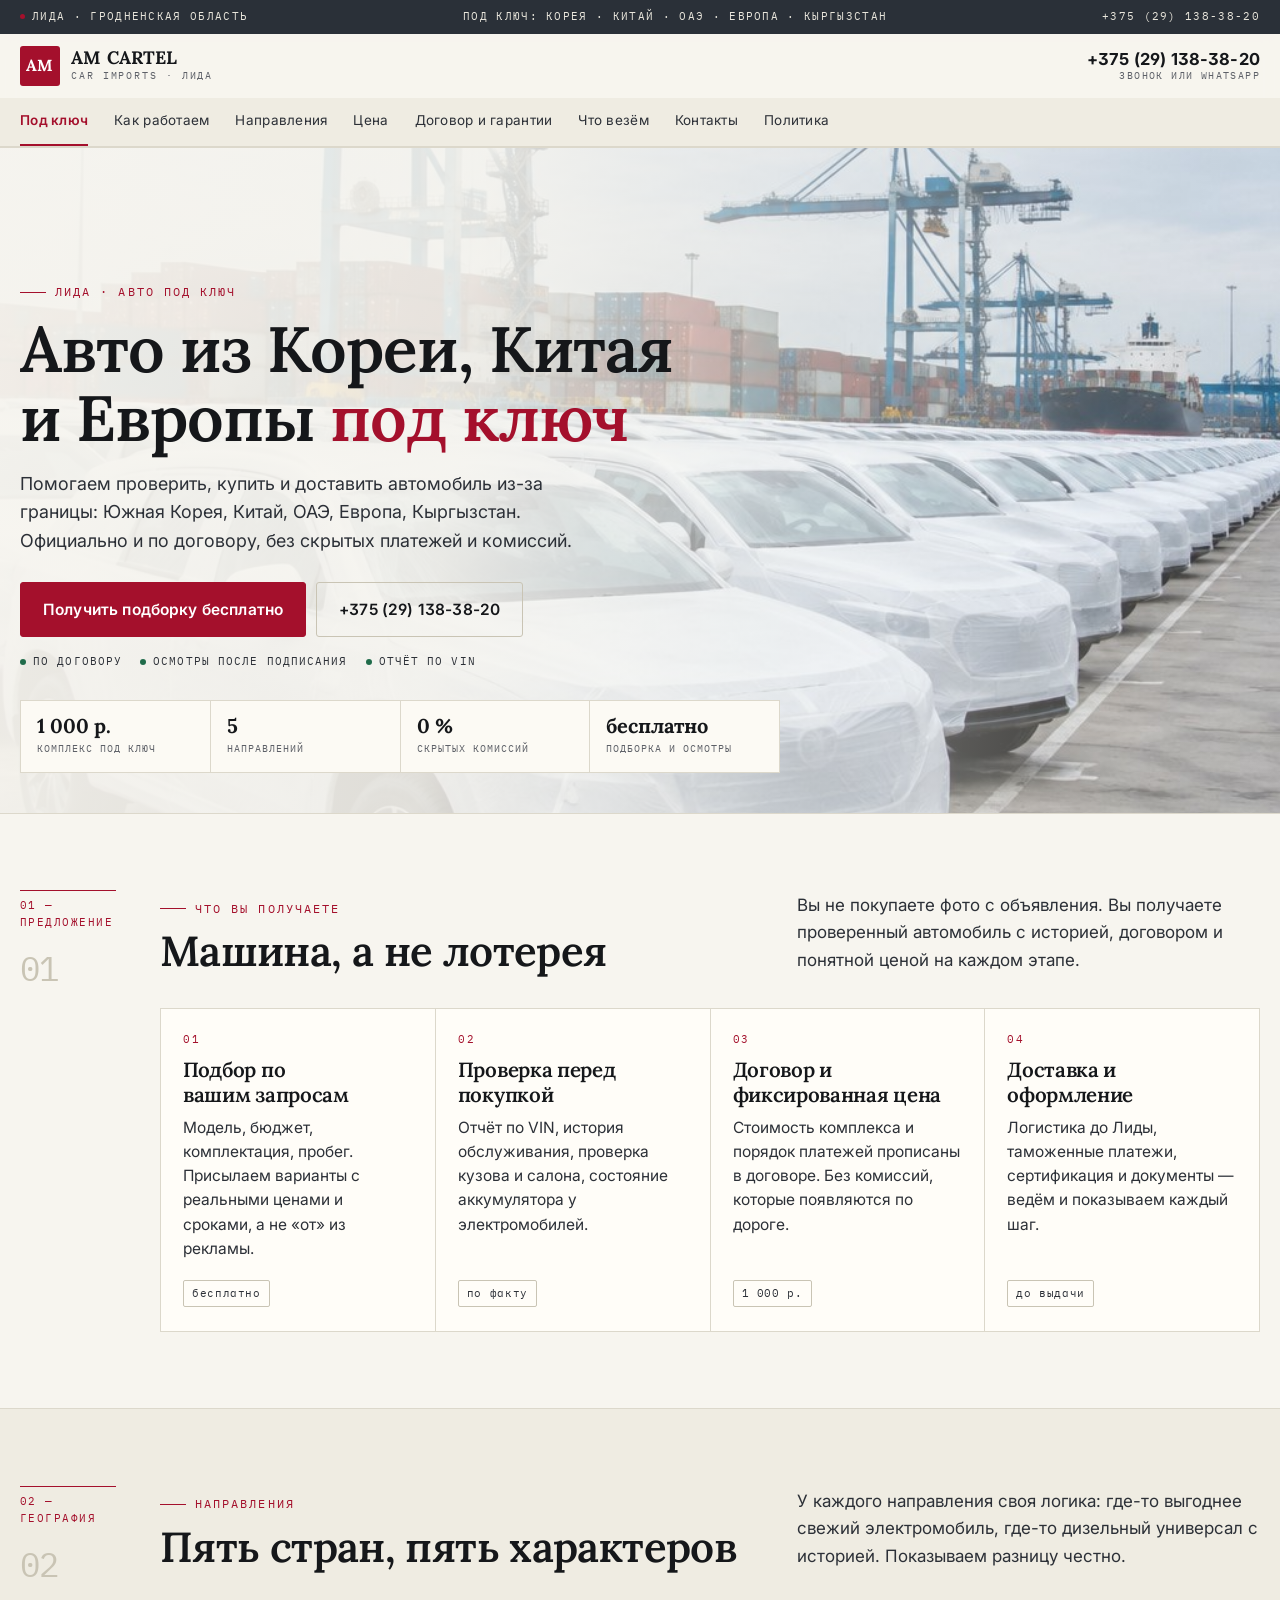
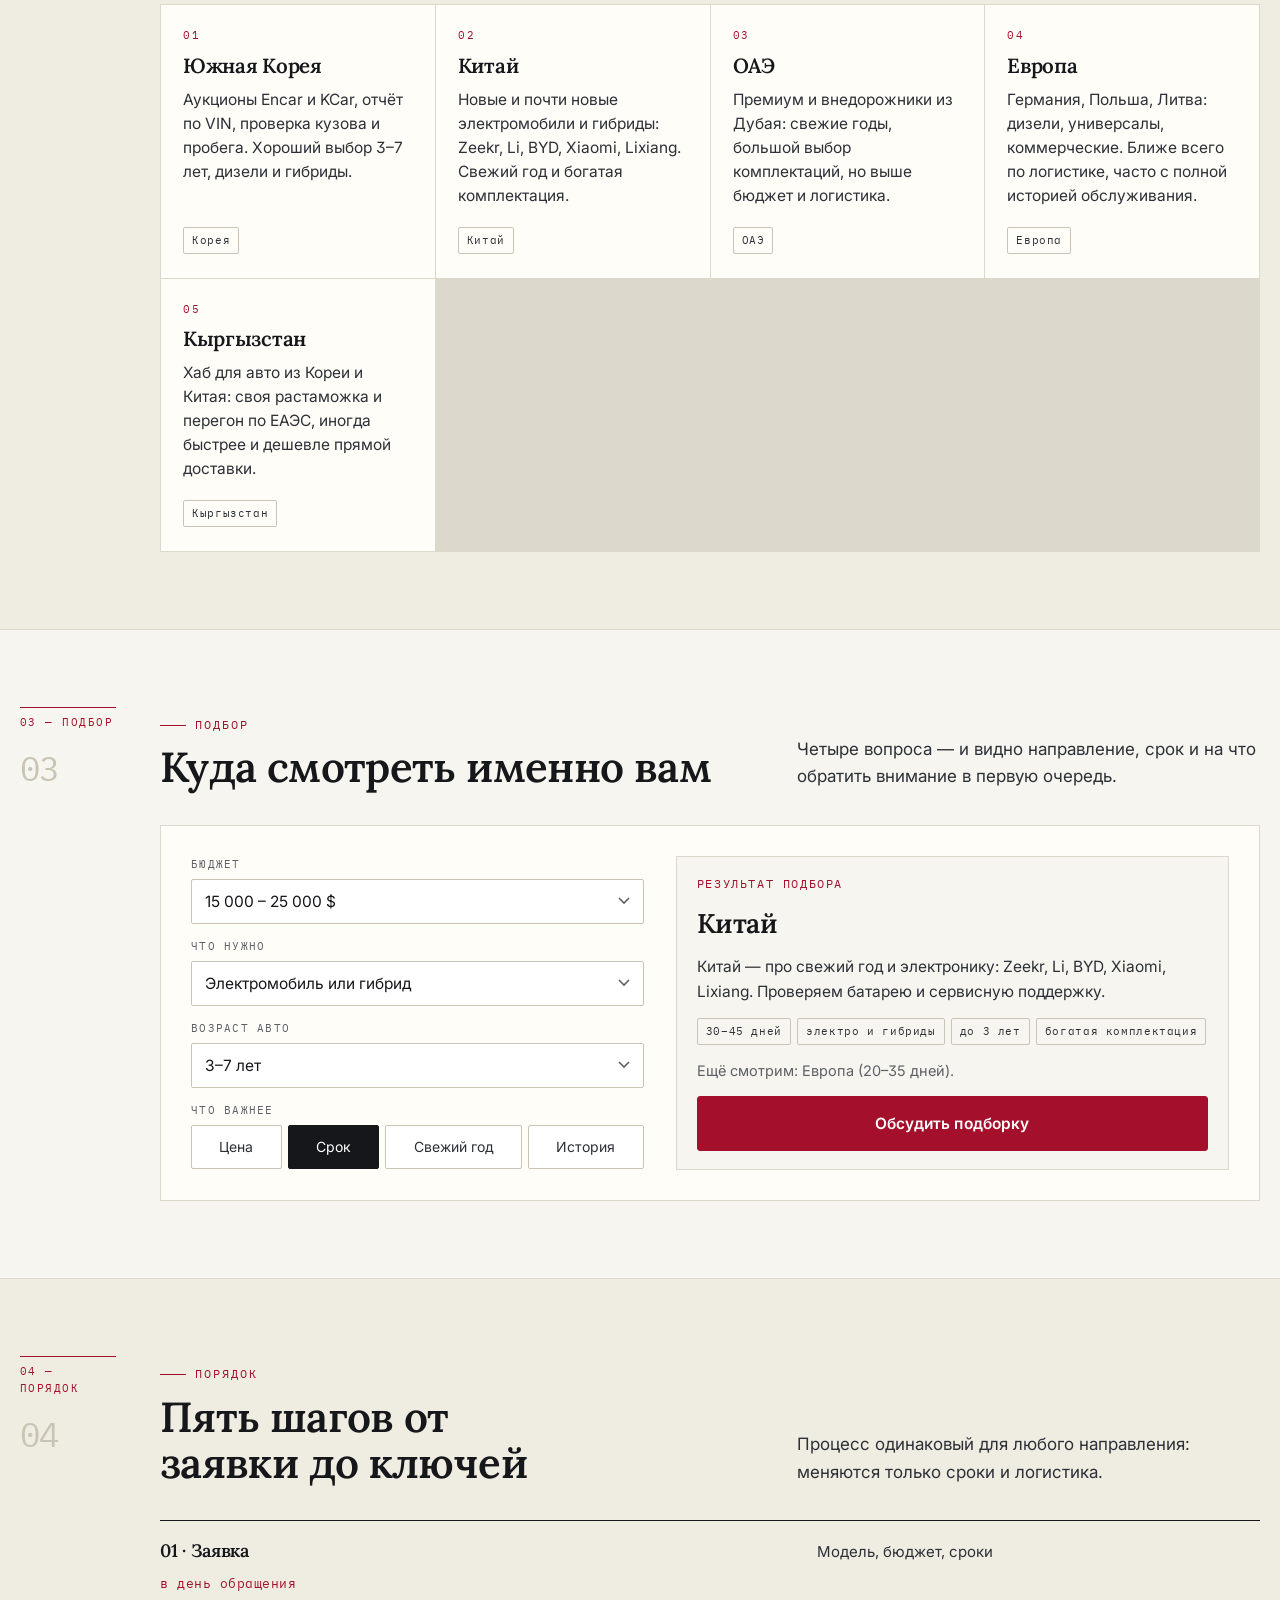
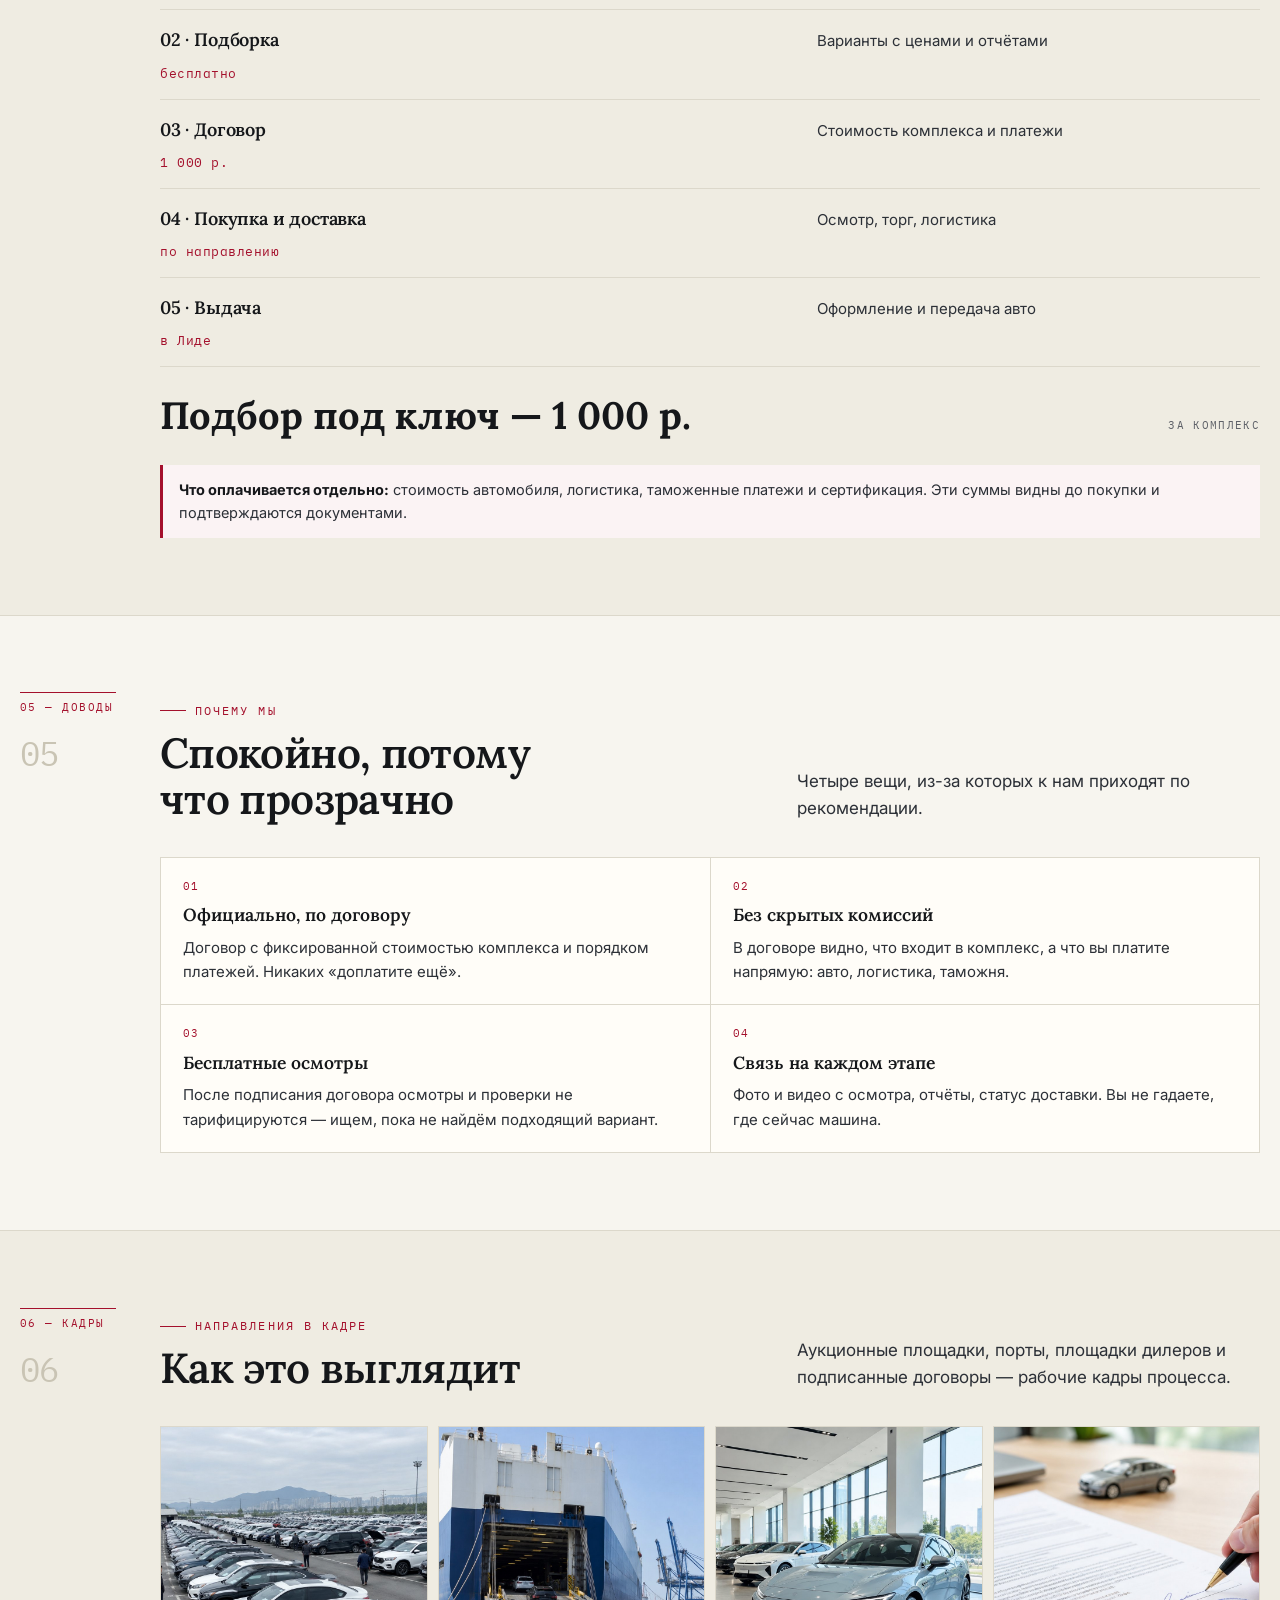
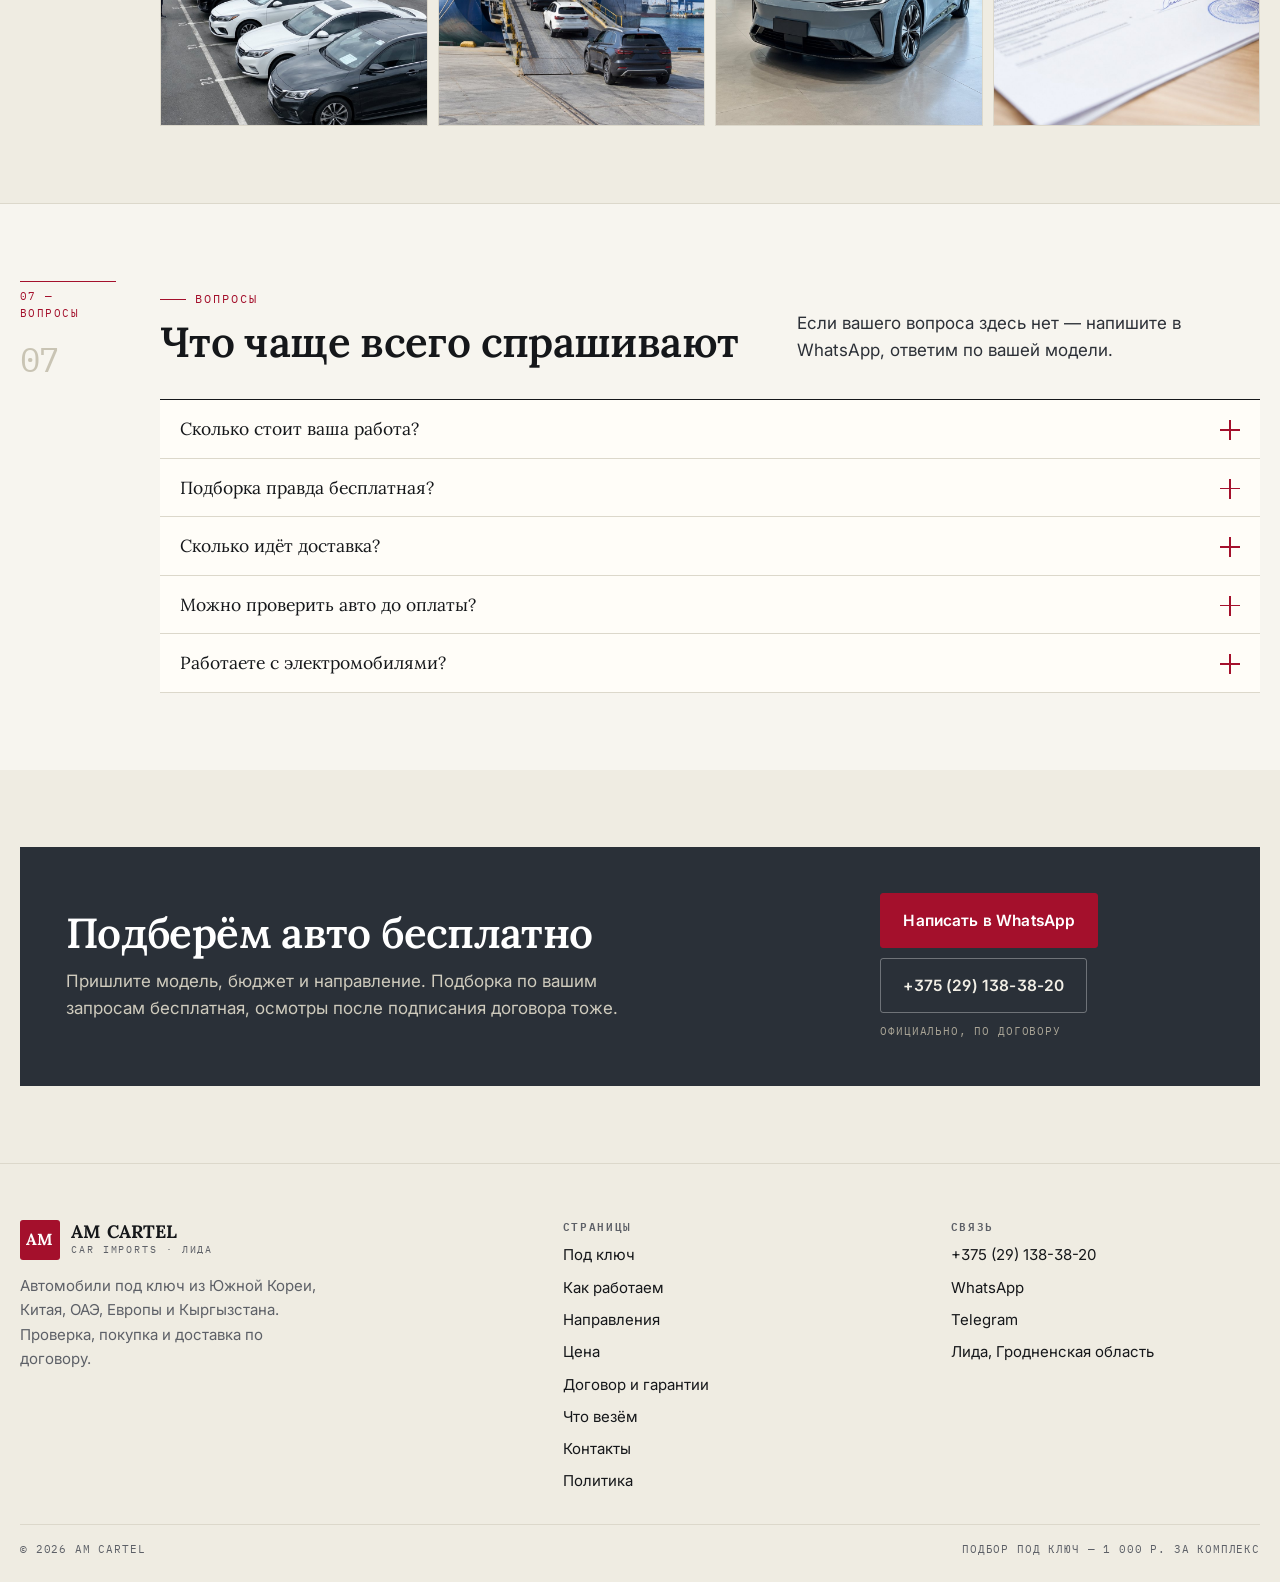
<file: index.html>
<!DOCTYPE html>
<html lang="ru">
<head>
<meta charset="utf-8">
<meta name="viewport" content="width=device-width,initial-scale=1">
<title>Авто под ключ из Кореи, Китая и Европы — AM CARTEL, Лида</title>
<meta name="description" content="Подбор, проверка, покупка и доставка автомобилей из Южной Кореи, Китая, ОАЭ, Европы и Кыргызстана. По договору, без скрытых комиссий. Подборка и осмотры бесплатно.">
<link rel="icon" href="assets/img/favicon.svg" type="image/svg+xml">
<meta property="og:title" content="Авто под ключ из Кореи, Китая и Европы — AM CARTEL, Лида">
<meta property="og:description" content="Подбор, проверка, покупка и доставка автомобилей из Южной Кореи, Китая, ОАЭ, Европы и Кыргызстана. По договору, без скрытых комиссий. Подборка и осмотры бесплатно.">
<meta property="og:type" content="website">
<style>
:root{--paper:#F7F5EF;--ink:#15171A;--crimson:#A4102C;--line:#DCD8CB;--line2:#C9C4B4;--graph:#2A3038;--white:#FFFDF8;--wrap:1240px}
*,*::before,*::after{box-sizing:border-box}
body{margin:0;background:var(--paper);color:var(--ink);font-family:'Inter',system-ui,sans-serif;font-size:17px;line-height:1.62}
img{max-width:100%;height:auto;display:block}
h1,h2,h3{font-family:'Lora',Georgia,serif;font-weight:600;margin:0;line-height:1.08}
a{color:inherit;text-decoration:none}
.wrap{width:min(var(--wrap),calc(100% - 40px));margin-inline:auto}
@media(max-width:600px){.wrap{width:calc(100% - 28px)}}
.topbar{background:var(--graph);color:#E9E6DC}
.topbar__in{display:flex;justify-content:space-between;gap:12px;flex-wrap:wrap;padding:8px 0}
.hdr{position:sticky;top:0;z-index:60;background:rgba(247,245,239,.95);border-bottom:1px solid var(--line)}
.hdr__in{display:flex;align-items:center;gap:14px;padding:12px 0}
.logo{display:flex;align-items:center;gap:11px;margin-right:auto}
.logo__mk{width:40px;height:40px;background:var(--crimson);color:#fff;display:grid;place-items:center;font-family:'Lora',serif;font-weight:700;border-radius:3px}
.logo__t b{display:block;font-family:'Lora',serif;font-size:18px;line-height:1.05}
.logo__t span{display:block;font-size:9.5px;letter-spacing:.18em;text-transform:uppercase;color:#5D6067}
.burger{display:none;width:44px;height:44px;align-items:center;justify-content:center;flex-direction:column;gap:5px;background:transparent;border:1px solid var(--line2);border-radius:3px}
.burger i{display:block;width:18px;height:1.6px;background:var(--ink)}
@media(max-width:1099px){.burger{display:flex}}
.strip{background:#EFECE2;border-bottom:1px solid var(--line);display:none}
@media(min-width:1100px){.strip{display:block}}
.strip__in{display:flex;gap:24px;overflow-x:auto;padding:0}
.strip a{padding:12px 0;font-size:13.5px;border-bottom:2px solid transparent;white-space:nowrap}
.strip a[aria-current]{color:var(--crimson);border-bottom-color:var(--crimson);font-weight:600}
.hero{position:relative;min-height:clamp(500px,72vh,760px);display:flex;align-items:flex-end;overflow:hidden;border-bottom:1px solid var(--line)}
.hero__bg{position:absolute;inset:0;z-index:-2}
.hero__bg img{width:100%;height:100%;object-fit:cover}
.hero::before{content:"";position:absolute;inset:0;z-index:-1;background:linear-gradient(96deg,rgba(247,245,239,.96),rgba(247,245,239,.86) 40%,rgba(247,245,239,.3) 72%,rgba(247,245,239,.1))}
.hero__in{padding:clamp(28px,4.4vw,58px) 0 clamp(22px,3vw,38px);min-width:0}
.hero h1{font-size:clamp(31px,5.2vw,64px);max-width:20ch;margin-top:12px}
.btn{display:inline-flex;align-items:center;justify-content:center;gap:8px;padding:14px 22px;border-radius:3px;border:1px solid var(--crimson);background:var(--crimson);color:#fff;font-weight:600;font-size:15.5px}
.btn--ghost{background:transparent;color:var(--ink);border-color:var(--line2)}
.kick{display:inline-flex;align-items:center;gap:9px;font-size:11.5px;letter-spacing:.18em;text-transform:uppercase;color:var(--crimson)}
.band{padding:clamp(40px,6vw,80px) 0;border-bottom:1px solid var(--line)}
.drawer{position:fixed;inset:0;z-index:120;background:rgba(18,20,24,.55);opacity:0;pointer-events:none;transition:opacity .2s}
.drawer[data-open="true"]{opacity:1;pointer-events:auto}
.drawer__inner{width:min(400px,100%);height:100%;margin-left:auto;background:#FFFDF8;padding:20px;overflow-y:auto;display:flex;flex-direction:column;gap:6px}
body.is-locked{overflow:hidden}
[hidden]{display:none !important}
.fbar{position:fixed;left:0;right:0;bottom:0;z-index:70;display:none;grid-template-columns:repeat(4,1fr);background:var(--graph)}
@media(max-width:1099px){.fbar{display:grid}body{padding-bottom:58px}}
.fbar a{display:flex;flex-direction:column;align-items:center;gap:3px;padding:9px 2px;color:#EDEADF;font-size:9px;letter-spacing:.08em;text-transform:uppercase}
.fbar a:first-child{background:var(--crimson);color:#fff}
</style>
<link rel="preconnect" href="https://fonts.googleapis.com">
<link rel="preconnect" href="https://fonts.gstatic.com" crossorigin>
<link rel="stylesheet" href="https://fonts.googleapis.com/css2?family=Lora:wght@500;600;700&family=Inter:wght@400;500;600&family=IBM+Plex+Mono:wght@400;500&display=swap">
<link rel="stylesheet" href="assets/css/site.v1.css">
</head>
<body>
<a class="skip" href="#main">К содержанию</a>
<div class="topbar"><div class="wrap topbar__in"><span><i class="dot"></i>Лида · Гродненская область</span><span>Под ключ: Корея · Китай · ОАЭ · Европа · Кыргызстан</span><a href="tel:+375291383820">+375 (29) 138-38-20</a></div></div><header class="hdr"><div class="wrap hdr__in"><a class="logo" href="index.html"><span class="logo__mk">AM</span><span class="logo__t"><b>AM CARTEL</b><span>car imports · Лида</span></span></a><div class="hdr__tel"><b><a href="tel:+375291383820">+375 (29) 138-38-20</a></b><span>звонок или WhatsApp</span></div><a class="btn btn--ghost" href="kontakty.html" style="display:none" data-desk>Заявка</a><button class="burger" id="burger" aria-label="Меню" aria-expanded="false" aria-controls="drawer"><i></i><i></i></button></div><nav class="strip" aria-label="Страницы"><div class="wrap strip__in"><a href="index.html" aria-current="page">Под ключ</a><a href="process.html">Как работаем</a><a href="napravleniya.html">Направления</a><a href="cena.html">Цена</a><a href="dogovor.html">Договор и гарантии</a><a href="avto.html">Что везём</a><a href="kontakty.html">Контакты</a><a href="politika.html">Политика</a></div></nav></header>
<main id="main">
<section class="hero"><div class="hero__bg"><img src="assets/img/hero.jpg" alt="Автомобили на терминале перед отправкой" fetchpriority="high"></div><div class="wrap hero__in"><span class="kick">Лида · авто под ключ</span><h1>Авто из Кореи, Китая и Европы <em>под ключ</em></h1><p class="lead">Помогаем проверить, купить и доставить автомобиль из-за границы: Южная Корея, Китай, ОАЭ, Европа, Кыргызстан. Официально и по договору, без скрытых платежей и комиссий.</p><div class="hero__cta"><a class="btn" href="kontakty.html">Получить подборку бесплатно</a><a class="btn btn--ghost" href="tel:+375291383820">+375 (29) 138-38-20</a></div><div class="hero__note"><span>по договору</span><span>осмотры после подписания</span><span>отчёт по VIN</span></div><div class="figs"><div><b>1 000 р.</b><span>комплекс под ключ</span></div><div><b>5</b><span>направлений</span></div><div><b>0 %</b><span>скрытых комиссий</span></div><div><b>бесплатно</b><span>подборка и осмотры</span></div></div></div></section><section class="band "><div class="wrap"><div class="sect sect--side"><div class="sect__side"><span>01 — предложение</span><b>01</b></div><div class="sect__main"><div class="sect__head"><div><span class="kick">Что вы получаете</span><h2>Машина, а не лотерея</h2></div><p>Вы не покупаете фото с объявления. Вы получаете проверенный автомобиль с историей, договором и понятной ценой на каждом этапе.</p></div><div class="cards"><article class="card"><span class="card__n">01</span><h3>Подбор по вашим запросам</h3><p>Модель, бюджет, комплектация, пробег. Присылаем варианты с реальными ценами и сроками, а не «от» из рекламы.</p><div class="card__tags"><span class="tag">бесплатно</span></div></article><article class="card"><span class="card__n">02</span><h3>Проверка перед покупкой</h3><p>Отчёт по VIN, история обслуживания, проверка кузова и салона, состояние аккумулятора у электромобилей.</p><div class="card__tags"><span class="tag">по факту</span></div></article><article class="card"><span class="card__n">03</span><h3>Договор и фиксированная цена</h3><p>Стоимость комплекса и порядок платежей прописаны в договоре. Без комиссий, которые появляются по дороге.</p><div class="card__tags"><span class="tag">1 000 р.</span></div></article><article class="card"><span class="card__n">04</span><h3>Доставка и оформление</h3><p>Логистика до Лиды, таможенные платежи, сертификация и документы — ведём и показываем каждый шаг.</p><div class="card__tags"><span class="tag">до выдачи</span></div></article></div></div></div></div></section><section class="band band--paper"><div class="wrap"><div class="sect sect--side"><div class="sect__side"><span>02 — география</span><b>02</b></div><div class="sect__main"><div class="sect__head"><div><span class="kick">Направления</span><h2>Пять стран, пять характеров</h2></div><p>У каждого направления своя логика: где-то выгоднее свежий электромобиль, где-то дизельный универсал с историей. Показываем разницу честно.</p></div><div class="cards"><article class="card"><span class="card__n">01</span><h3>Южная Корея</h3><p>Аукционы Encar и KCar, отчёт по VIN, проверка кузова и пробега. Хороший выбор 3–7 лет, дизели и гибриды.</p><div class="card__tags"><span class="tag">Корея</span></div></article><article class="card"><span class="card__n">02</span><h3>Китай</h3><p>Новые и почти новые электромобили и гибриды: Zeekr, Li, BYD, Xiaomi, Lixiang. Свежий год и богатая комплектация.</p><div class="card__tags"><span class="tag">Китай</span></div></article><article class="card"><span class="card__n">03</span><h3>ОАЭ</h3><p>Премиум и внедорожники из Дубая: свежие годы, большой выбор комплектаций, но выше бюджет и логистика.</p><div class="card__tags"><span class="tag">ОАЭ</span></div></article><article class="card"><span class="card__n">04</span><h3>Европа</h3><p>Германия, Польша, Литва: дизели, универсалы, коммерческие. Ближе всего по логистике, часто с полной историей обслуживания.</p><div class="card__tags"><span class="tag">Европа</span></div></article><article class="card"><span class="card__n">05</span><h3>Кыргызстан</h3><p>Хаб для авто из Кореи и Китая: своя растаможка и перегон по ЕАЭС, иногда быстрее и дешевле прямой доставки.</p><div class="card__tags"><span class="tag">Кыргызстан</span></div></article></div></div></div></div></section><section class="band "><div class="wrap"><div class="sect sect--side"><div class="sect__side"><span>03 — подбор</span><b>03</b></div><div class="sect__main"><div class="sect__head"><div><span class="kick">Подбор</span><h2>Куда смотреть именно вам</h2></div><p>Четыре вопроса — и видно направление, срок и на что обратить внимание в первую очередь.</p></div><div class="pick"><div class="pick__form"><div class="field"><label for="pBudget">Бюджет</label><select id="pBudget"><option value="low">до 15 000 $</option><option value="mid" selected>15 000 – 25 000 $</option><option value="high">25 000 – 40 000 $</option><option value="top">больше 40 000 $</option></select></div><div class="field"><label for="pType">Что нужно</label><select id="pType"><option value="ice">Бензин или дизель</option><option value="ev" selected>Электромобиль или гибрид</option><option value="suv">Кроссовер или внедорожник</option><option value="premium">Премиум-бренд</option><option value="van">Микроавтобус или коммерческий</option></select></div><div class="field"><label for="pAge">Возраст авто</label><select id="pAge"><option value="new">до 3 лет</option><option value="mid" selected>3–7 лет</option><option value="old">старше 7 лет</option></select></div><div class="field"><label>Что важнее</label><div class="seg" id="pGoal"><button type="button" data-g="price" aria-pressed="false">Цена</button><button type="button" data-g="fast" aria-pressed="true">Срок</button><button type="button" data-g="fresh" aria-pressed="false">Свежий год</button><button type="button" data-g="history" aria-pressed="false">История</button></div></div></div><div class="pick__out" id="pickOut" aria-live="polite"><span class="mono">Результат подбора</span><h3>Китай</h3><p style="color:#2C3037;font-size:15.5px">Выберите бюджет, тип авто и приоритет — покажем направление, срок и на что смотреть.</p><div class="pick__meta"><span class="tag">электро и гибриды</span><span class="tag">30–45 дней</span><span class="tag">свежий год</span></div><div class="note"><b>Подборка бесплатная.</b> Пришлите модель и бюджет — вернёмся с вариантами и ценами по факту.</div></div></div></div></div></div></section><section class="band band--paper"><div class="wrap"><div class="sect sect--side"><div class="sect__side"><span>04 — порядок</span><b>04</b></div><div class="sect__main"><div class="sect__head"><div><span class="kick">Порядок</span><h2>Пять шагов от заявки до ключей</h2></div><p>Процесс одинаковый для любого направления: меняются только сроки и логистика.</p></div><div class="inv"><div class="inv__row"><b>01 · Заявка</b><span>Модель, бюджет, сроки</span><span class="dots"></span><em>в день обращения</em></div><div class="inv__row"><b>02 · Подборка</b><span>Варианты с ценами и отчётами</span><span class="dots"></span><em>бесплатно</em></div><div class="inv__row"><b>03 · Договор</b><span>Стоимость комплекса и платежи</span><span class="dots"></span><em>1 000 р.</em></div><div class="inv__row"><b>04 · Покупка и доставка</b><span>Осмотр, торг, логистика</span><span class="dots"></span><em>по направлению</em></div><div class="inv__row"><b>05 · Выдача</b><span>Оформление и передача авто</span><span class="dots"></span><em>в Лиде</em></div></div><div class="inv__sum"><b>Подбор под ключ — 1 000 р.</b><span>за комплекс</span></div><div class="note mt18"><b>Что оплачивается отдельно:</b> стоимость автомобиля, логистика, таможенные платежи и сертификация. Эти суммы видны до покупки и подтверждаются документами.</div></div></div></div></section><section class="band "><div class="wrap"><div class="sect sect--side"><div class="sect__side"><span>05 — доводы</span><b>05</b></div><div class="sect__main"><div class="sect__head"><div><span class="kick">Почему мы</span><h2>Спокойно, потому что прозрачно</h2></div><p>Четыре вещи, из-за которых к нам приходят по рекомендации.</p></div><div class="adv"><div class="adv__i"><i>01</i><b>Официально, по договору</b><p>Договор с фиксированной стоимостью комплекса и порядком платежей. Никаких «доплатите ещё».</p></div><div class="adv__i"><i>02</i><b>Без скрытых комиссий</b><p>В договоре видно, что входит в комплекс, а что вы платите напрямую: авто, логистика, таможня.</p></div><div class="adv__i"><i>03</i><b>Бесплатные осмотры</b><p>После подписания договора осмотры и проверки не тарифицируются — ищем, пока не найдём подходящий вариант.</p></div><div class="adv__i"><i>04</i><b>Связь на каждом этапе</b><p>Фото и видео с осмотра, отчёты, статус доставки. Вы не гадаете, где сейчас машина.</p></div></div></div></div></div></section><section class="band band--paper"><div class="wrap"><div class="sect sect--side"><div class="sect__side"><span>06 — кадры</span><b>06</b></div><div class="sect__main"><div class="sect__head"><div><span class="kick">Направления в кадре</span><h2>Как это выглядит</h2></div><p>Аукционные площадки, порты, площадки дилеров и подписанные договоры — рабочие кадры процесса.</p></div><div class="gal"><figure><img src="assets/img/korea.jpg" alt="Аукцион, Корея" loading="lazy"><figcaption>Аукцион, Корея</figcaption></figure><figure><img src="assets/img/ship.jpg" alt="Погрузка в порту" loading="lazy"><figcaption>Погрузка в порту</figcaption></figure><figure><img src="assets/img/china.jpg" alt="Площадка, Китай" loading="lazy"><figcaption>Площадка, Китай</figcaption></figure><figure><img src="assets/img/contract.jpg" alt="Договор и печать" loading="lazy"><figcaption>Договор и печать</figcaption></figure></div></div></div></div></section><section class="band "><div class="wrap"><div class="sect sect--side"><div class="sect__side"><span>07 — вопросы</span><b>07</b></div><div class="sect__main"><div class="sect__head"><div><span class="kick">Вопросы</span><h2>Что чаще всего спрашивают</h2></div><p>Если вашего вопроса здесь нет — напишите в WhatsApp, ответим по вашей модели.</p></div><div class="faq"><div class="faq__i" data-open="false"><button class="faq__q" type="button">Сколько стоит ваша работа?<i></i></button><div class="faq__a"><p>Комплекс под ключ — 1 000 р.. В него входят подбор, проверка, переговоры, договор и сопровождение сделки. Стоимость авто, логистика и таможня оплачиваются отдельно и видны до покупки.</p></div></div><div class="faq__i" data-open="false"><button class="faq__q" type="button">Подборка правда бесплатная?<i></i></button><div class="faq__a"><p>Да. Мы подбираем варианты по вашим запросам бесплатно и бесплатно осматриваем автомобили после подписания договора.</p></div></div><div class="faq__i" data-open="false"><button class="faq__q" type="button">Сколько идёт доставка?<i></i></button><div class="faq__a"><p>Зависит от направления: Европа — обычно быстрее всех, Китай и Корея — дольше, ОАЭ — самый длинный маршрут. Точный срок называем по конкретному автомобилю.</p></div></div><div class="faq__i" data-open="false"><button class="faq__q" type="button">Можно проверить авто до оплаты?<i></i></button><div class="faq__a"><p>Да, осмотр и отчёт по VIN делаем до внесения денег за автомобиль. Вы видите состояние, пробег и историю.</p></div></div><div class="faq__i" data-open="false"><button class="faq__q" type="button">Работаете с электромобилями?<i></i></button><div class="faq__a"><p>Да, из Китая и Кореи — с проверкой состояния батареи, пробега и зарядной истории.</p></div></div></div></div></div></div></section></main>
<section class="band band--paper"><div class="wrap"><div class="cta"><div><h2>Подберём авто бесплатно</h2><p>Пришлите модель, бюджет и направление. Подборка по вашим запросам бесплатная, осмотры после подписания договора тоже.</p></div><div class="cta__act"><a class="btn" href="https://wa.me/375291383820" target="_blank" rel="noopener">Написать в WhatsApp</a><a class="btn btn--ghost" href="tel:+375291383820">+375 (29) 138-38-20</a><small>Официально, по договору</small></div></div></div></section>
<footer class="foot"><div class="wrap"><div class="foot__grid"><div><a class="logo" href="index.html"><span class="logo__mk">AM</span><span class="logo__t"><b>AM CARTEL</b><span>car imports · Лида</span></span></a><p style="margin-top:14px;color:#5D6067;font-size:15px;max-width:34ch">Автомобили под ключ из Южной Кореи, Китая, ОАЭ, Европы и Кыргызстана. Проверка, покупка и доставка по договору.</p></div><div><h4>Страницы</h4><ul><li><a href="index.html">Под ключ</a></li><li><a href="process.html">Как работаем</a></li><li><a href="napravleniya.html">Направления</a></li><li><a href="cena.html">Цена</a></li><li><a href="dogovor.html">Договор и гарантии</a></li><li><a href="avto.html">Что везём</a></li><li><a href="kontakty.html">Контакты</a></li><li><a href="politika.html">Политика</a></li></ul></div><div><h4>Связь</h4><ul><li><a href="tel:+375291383820">+375 (29) 138-38-20</a></li><li><a href="https://wa.me/375291383820" target="_blank" rel="noopener">WhatsApp</a></li><li><a href="https://t.me/+375291383820" target="_blank" rel="noopener">Telegram</a></li><li>Лида, Гродненская область</li></ul></div></div><div class="foot__bottom"><span>© 2026 AM CARTEL</span><span>Подбор под ключ — 1 000 р. за комплекс</span></div></div></footer>
<div class="fbar" aria-label="Быстрая связь"><a href="tel:+375291383820"><svg viewBox="0 0 24 24"><path d="M6.6 3.5l3 3-2 2.4a12 12 0 005.5 5.5l2.4-2 3 3-2 2.6c-1.2 1.4-3 1.7-4.6 1A16.5 16.5 0 013.4 8.1c-.7-1.6-.4-3.4 1-4.6z"/></svg>Позвонить</a><a href="https://wa.me/375291383820" target="_blank" rel="noopener"><svg viewBox="0 0 24 24"><path d="M3 21l1.7-5A8.6 8.6 0 013.4 11a8.6 8.6 0 118.6 8.6 8.9 8.9 0 01-4.4-1.2z"/><path d="M8.6 8.2c.3-.6.5-.6.9-.6h.7c.2 0 .5 0 .7.5l.8 1.9c.1.3 0 .5-.1.7l-.5.6c-.2.2-.2.4-.1.6a6 6 0 002.8 2.4c.3.1.5.1.7-.1l.7-.8c.2-.2.4-.2.6-.1l1.8.9c.3.1.4.3.4.5v.6c0 .7-.5 1.4-1.2 1.6-.6.2-1.4.3-2.3 0a10 10 0 01-3.6-2.2 9.4 9.4 0 01-1.9-3c-.2-.8-.1-1.6.1-2.1z"/></svg>WhatsApp</a><a href="https://t.me/+375291383820" target="_blank" rel="noopener"><svg viewBox="0 0 24 24"><path d="M21 4L3 11l5 1.8L10 19l3-3.4 4.6 3z"/><path d="M8 12.8L18 6l-7 8.6"/></svg>Telegram</a><a href="viber://chat?number=%2B375291383820"><svg viewBox="0 0 24 24"><path d="M12 3c5 0 8 3.2 8 7.6 0 4.5-3.2 7.4-8 7.4-.7 0-1.4 0-2-.2L6 21l.8-3.4A7.3 7.3 0 014 10.6C4 6.2 7 3 12 3z"/><path d="M9 8.5c1.2 3 2.4 4.2 5 5"/></svg>Viber</a></div>
<div class="drawer" id="drawer" data-open="false" role="dialog" aria-modal="true" aria-label="Меню"><div class="drawer__inner"><div class="drawer__top"><span class="mono">Меню</span><button class="drawer__x" id="drawerClose" aria-label="Закрыть меню">×</button></div><a class="dl" href="index.html">Под ключ<span>01</span></a><a class="dl" href="process.html">Как работаем<span>02</span></a><a class="dl" href="napravleniya.html">Направления<span>03</span></a><a class="dl" href="cena.html">Цена<span>04</span></a><a class="dl" href="dogovor.html">Договор и гарантии<span>05</span></a><a class="dl" href="avto.html">Что везём<span>06</span></a><a class="dl" href="kontakty.html">Контакты<span>07</span></a><a class="dl" href="politika.html">Политика<span>08</span></a><div class="drawer__foot"><a class="btn" href="https://wa.me/375291383820" target="_blank" rel="noopener">WhatsApp</a><a class="btn btn--ghost" href="tel:+375291383820">+375 (29) 138-38-20</a></div></div></div>
<script src="assets/js/main.v1.js" defer></script>
</body>
</html>
</file>
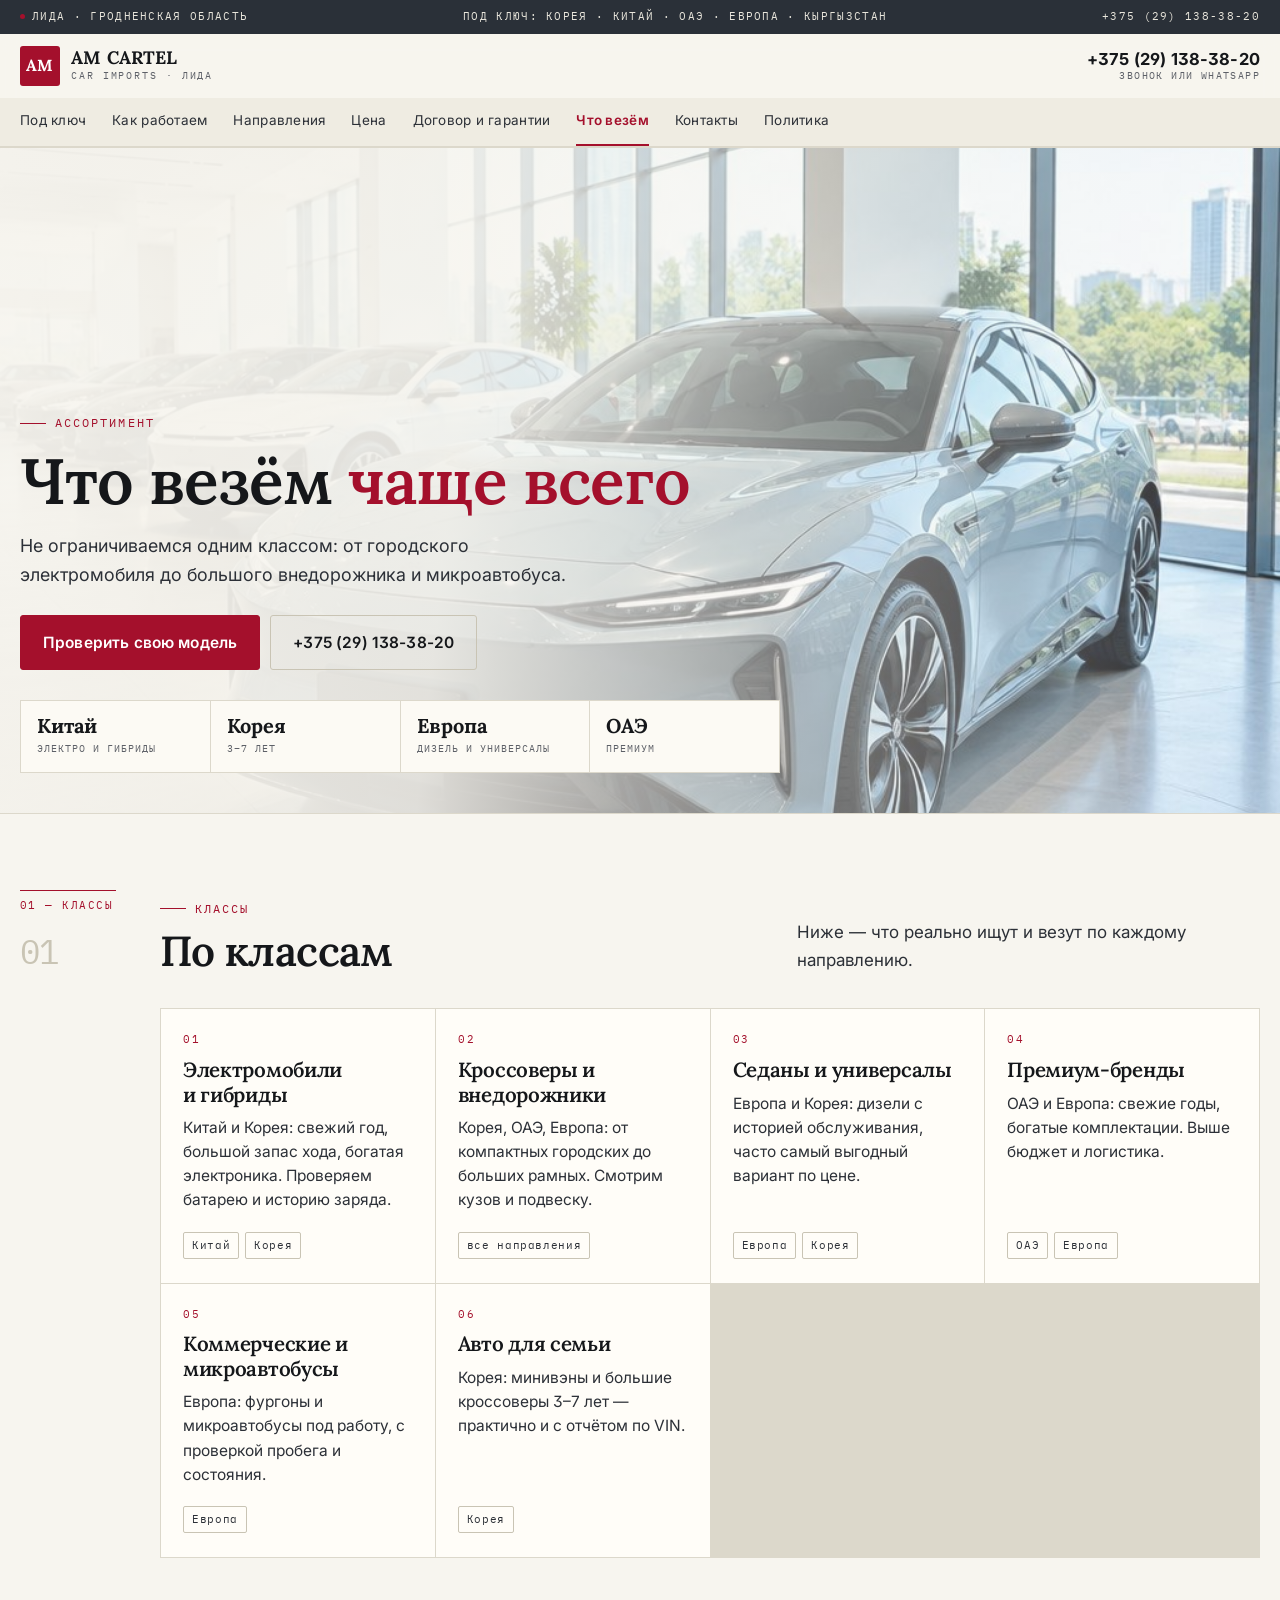
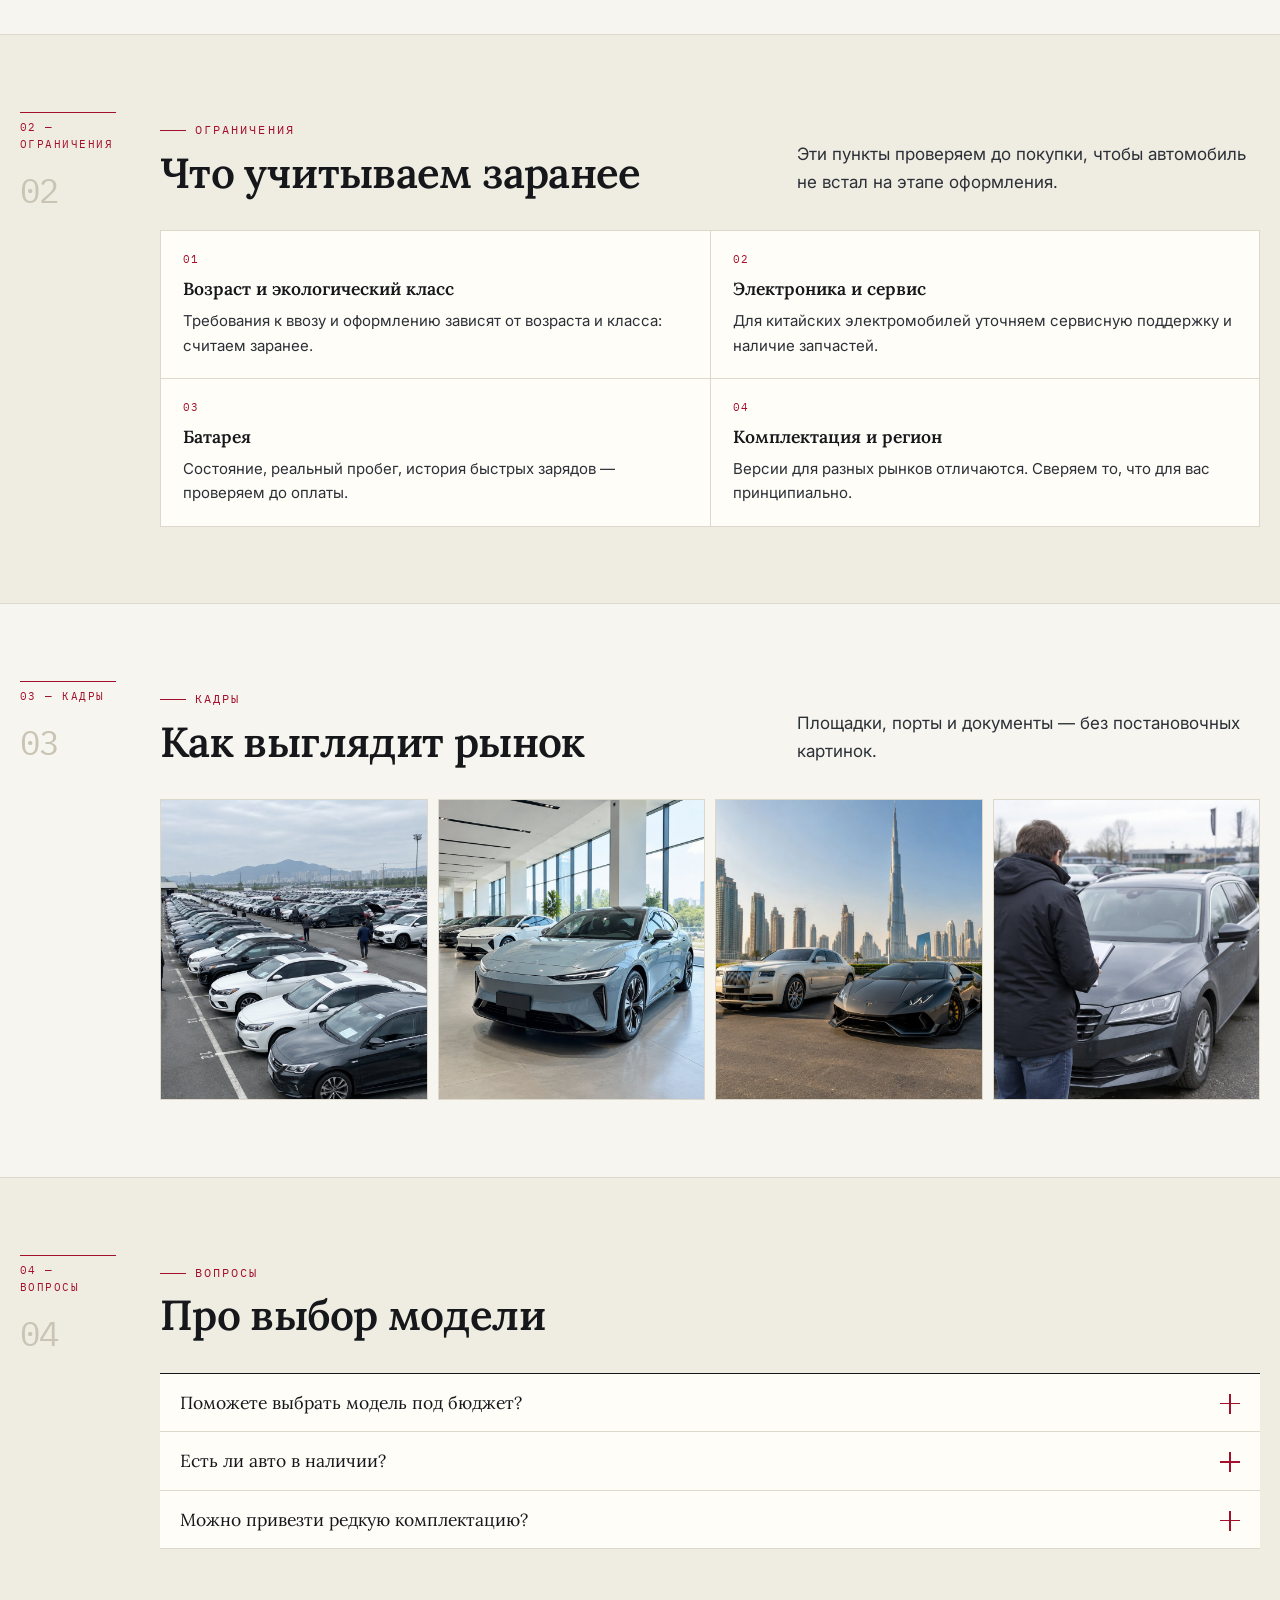
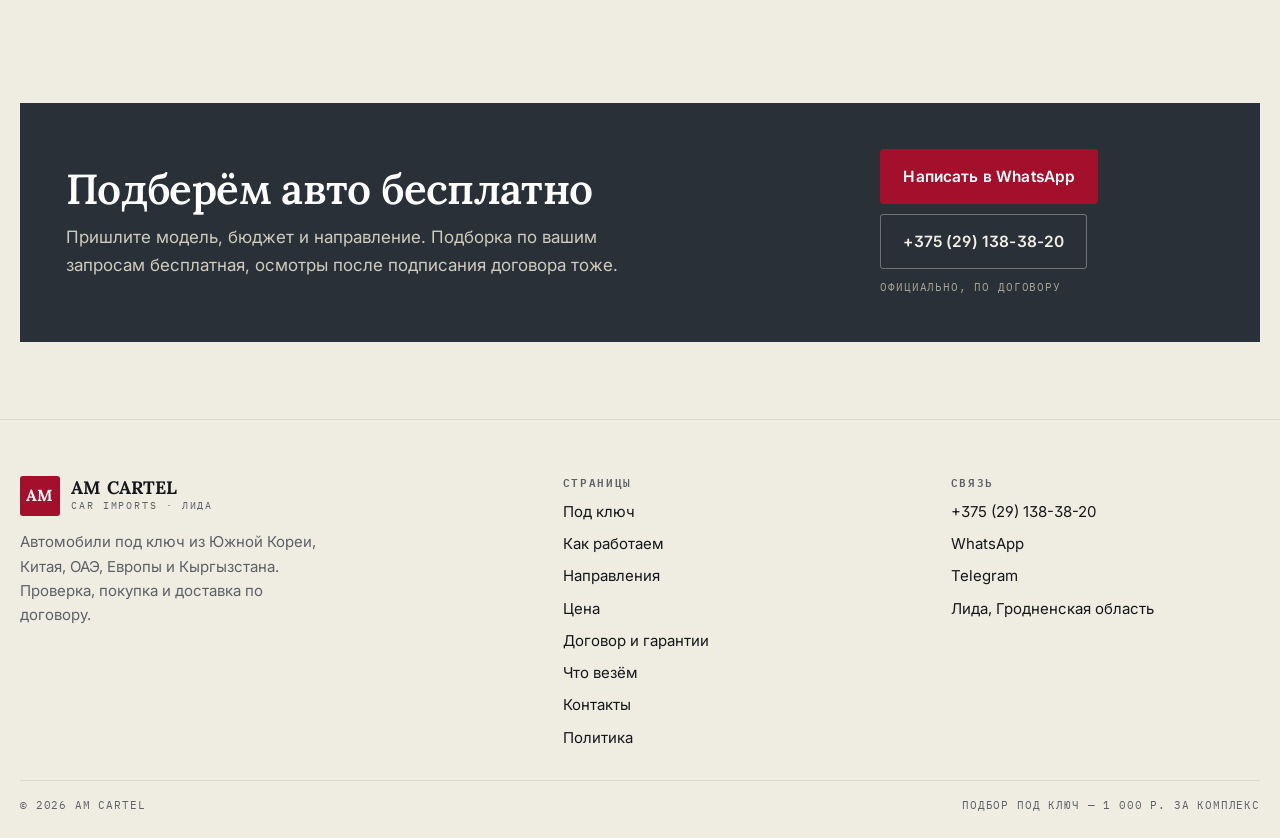
<file: avto.html>
<!DOCTYPE html>
<html lang="ru">
<head>
<meta charset="utf-8">
<meta name="viewport" content="width=device-width,initial-scale=1">
<title>Что везём: классы автомобилей и примеры по направлениям — AM CARTEL</title>
<meta name="description" content="Какие автомобили везём: электромобили и гибриды из Китая, дизели и универсалы из Европы, свежие авто с аукционов Кореи, премиум и внедорожники из ОАЭ.">
<link rel="icon" href="assets/img/favicon.svg" type="image/svg+xml">
<meta property="og:title" content="Что везём: классы автомобилей и примеры по направлениям — AM CARTEL">
<meta property="og:description" content="Какие автомобили везём: электромобили и гибриды из Китая, дизели и универсалы из Европы, свежие авто с аукционов Кореи, премиум и внедорожники из ОАЭ.">
<meta property="og:type" content="website">
<style>
:root{--paper:#F7F5EF;--ink:#15171A;--crimson:#A4102C;--line:#DCD8CB;--line2:#C9C4B4;--graph:#2A3038;--white:#FFFDF8;--wrap:1240px}
*,*::before,*::after{box-sizing:border-box}
body{margin:0;background:var(--paper);color:var(--ink);font-family:'Inter',system-ui,sans-serif;font-size:17px;line-height:1.62}
img{max-width:100%;height:auto;display:block}
h1,h2,h3{font-family:'Lora',Georgia,serif;font-weight:600;margin:0;line-height:1.08}
a{color:inherit;text-decoration:none}
.wrap{width:min(var(--wrap),calc(100% - 40px));margin-inline:auto}
@media(max-width:600px){.wrap{width:calc(100% - 28px)}}
.topbar{background:var(--graph);color:#E9E6DC}
.topbar__in{display:flex;justify-content:space-between;gap:12px;flex-wrap:wrap;padding:8px 0}
.hdr{position:sticky;top:0;z-index:60;background:rgba(247,245,239,.95);border-bottom:1px solid var(--line)}
.hdr__in{display:flex;align-items:center;gap:14px;padding:12px 0}
.logo{display:flex;align-items:center;gap:11px;margin-right:auto}
.logo__mk{width:40px;height:40px;background:var(--crimson);color:#fff;display:grid;place-items:center;font-family:'Lora',serif;font-weight:700;border-radius:3px}
.logo__t b{display:block;font-family:'Lora',serif;font-size:18px;line-height:1.05}
.logo__t span{display:block;font-size:9.5px;letter-spacing:.18em;text-transform:uppercase;color:#5D6067}
.burger{display:none;width:44px;height:44px;align-items:center;justify-content:center;flex-direction:column;gap:5px;background:transparent;border:1px solid var(--line2);border-radius:3px}
.burger i{display:block;width:18px;height:1.6px;background:var(--ink)}
@media(max-width:1099px){.burger{display:flex}}
.strip{background:#EFECE2;border-bottom:1px solid var(--line);display:none}
@media(min-width:1100px){.strip{display:block}}
.strip__in{display:flex;gap:24px;overflow-x:auto;padding:0}
.strip a{padding:12px 0;font-size:13.5px;border-bottom:2px solid transparent;white-space:nowrap}
.strip a[aria-current]{color:var(--crimson);border-bottom-color:var(--crimson);font-weight:600}
.hero{position:relative;min-height:clamp(500px,72vh,760px);display:flex;align-items:flex-end;overflow:hidden;border-bottom:1px solid var(--line)}
.hero__bg{position:absolute;inset:0;z-index:-2}
.hero__bg img{width:100%;height:100%;object-fit:cover}
.hero::before{content:"";position:absolute;inset:0;z-index:-1;background:linear-gradient(96deg,rgba(247,245,239,.96),rgba(247,245,239,.86) 40%,rgba(247,245,239,.3) 72%,rgba(247,245,239,.1))}
.hero__in{padding:clamp(28px,4.4vw,58px) 0 clamp(22px,3vw,38px);min-width:0}
.hero h1{font-size:clamp(31px,5.2vw,64px);max-width:20ch;margin-top:12px}
.btn{display:inline-flex;align-items:center;justify-content:center;gap:8px;padding:14px 22px;border-radius:3px;border:1px solid var(--crimson);background:var(--crimson);color:#fff;font-weight:600;font-size:15.5px}
.btn--ghost{background:transparent;color:var(--ink);border-color:var(--line2)}
.kick{display:inline-flex;align-items:center;gap:9px;font-size:11.5px;letter-spacing:.18em;text-transform:uppercase;color:var(--crimson)}
.band{padding:clamp(40px,6vw,80px) 0;border-bottom:1px solid var(--line)}
.drawer{position:fixed;inset:0;z-index:120;background:rgba(18,20,24,.55);opacity:0;pointer-events:none;transition:opacity .2s}
.drawer[data-open="true"]{opacity:1;pointer-events:auto}
.drawer__inner{width:min(400px,100%);height:100%;margin-left:auto;background:#FFFDF8;padding:20px;overflow-y:auto;display:flex;flex-direction:column;gap:6px}
body.is-locked{overflow:hidden}
[hidden]{display:none !important}
.fbar{position:fixed;left:0;right:0;bottom:0;z-index:70;display:none;grid-template-columns:repeat(4,1fr);background:var(--graph)}
@media(max-width:1099px){.fbar{display:grid}body{padding-bottom:58px}}
.fbar a{display:flex;flex-direction:column;align-items:center;gap:3px;padding:9px 2px;color:#EDEADF;font-size:9px;letter-spacing:.08em;text-transform:uppercase}
.fbar a:first-child{background:var(--crimson);color:#fff}
</style>
<link rel="preconnect" href="https://fonts.googleapis.com">
<link rel="preconnect" href="https://fonts.gstatic.com" crossorigin>
<link rel="stylesheet" href="https://fonts.googleapis.com/css2?family=Lora:wght@500;600;700&family=Inter:wght@400;500;600&family=IBM+Plex+Mono:wght@400;500&display=swap">
<link rel="stylesheet" href="assets/css/site.v1.css">
</head>
<body>
<a class="skip" href="#main">К содержанию</a>
<div class="topbar"><div class="wrap topbar__in"><span><i class="dot"></i>Лида · Гродненская область</span><span>Под ключ: Корея · Китай · ОАЭ · Европа · Кыргызстан</span><a href="tel:+375291383820">+375 (29) 138-38-20</a></div></div><header class="hdr"><div class="wrap hdr__in"><a class="logo" href="index.html"><span class="logo__mk">AM</span><span class="logo__t"><b>AM CARTEL</b><span>car imports · Лида</span></span></a><div class="hdr__tel"><b><a href="tel:+375291383820">+375 (29) 138-38-20</a></b><span>звонок или WhatsApp</span></div><a class="btn btn--ghost" href="kontakty.html" style="display:none" data-desk>Заявка</a><button class="burger" id="burger" aria-label="Меню" aria-expanded="false" aria-controls="drawer"><i></i><i></i></button></div><nav class="strip" aria-label="Страницы"><div class="wrap strip__in"><a href="index.html">Под ключ</a><a href="process.html">Как работаем</a><a href="napravleniya.html">Направления</a><a href="cena.html">Цена</a><a href="dogovor.html">Договор и гарантии</a><a href="avto.html" aria-current="page">Что везём</a><a href="kontakty.html">Контакты</a><a href="politika.html">Политика</a></div></nav></header>
<main id="main">
<section class="hero"><div class="hero__bg"><img src="assets/img/china.jpg" alt="Новые автомобили в шоуруме" fetchpriority="high"></div><div class="wrap hero__in"><span class="kick">Ассортимент</span><h1>Что везём <em>чаще всего</em></h1><p class="lead">Не ограничиваемся одним классом: от городского электромобиля до большого внедорожника и микроавтобуса.</p><div class="hero__cta"><a class="btn" href="kontakty.html">Проверить свою модель</a><a class="btn btn--ghost" href="tel:+375291383820">+375 (29) 138-38-20</a></div><div class="figs"><div><b>Китай</b><span>электро и гибриды</span></div><div><b>Корея</b><span>3–7 лет</span></div><div><b>Европа</b><span>дизель и универсалы</span></div><div><b>ОАЭ</b><span>премиум</span></div></div></div></section><section class="band "><div class="wrap"><div class="sect sect--side"><div class="sect__side"><span>01 — классы</span><b>01</b></div><div class="sect__main"><div class="sect__head"><div><span class="kick">Классы</span><h2>По классам</h2></div><p>Ниже — что реально ищут и везут по каждому направлению.</p></div><div class="cards"><article class="card"><span class="card__n">01</span><h3>Электромобили и гибриды</h3><p>Китай и Корея: свежий год, большой запас хода, богатая электроника. Проверяем батарею и историю заряда.</p><div class="card__tags"><span class="tag">Китай</span><span class="tag">Корея</span></div></article><article class="card"><span class="card__n">02</span><h3>Кроссоверы и внедорожники</h3><p>Корея, ОАЭ, Европа: от компактных городских до больших рамных. Смотрим кузов и подвеску.</p><div class="card__tags"><span class="tag">все направления</span></div></article><article class="card"><span class="card__n">03</span><h3>Седаны и универсалы</h3><p>Европа и Корея: дизели с историей обслуживания, часто самый выгодный вариант по цене.</p><div class="card__tags"><span class="tag">Европа</span><span class="tag">Корея</span></div></article><article class="card"><span class="card__n">04</span><h3>Премиум-бренды</h3><p>ОАЭ и Европа: свежие годы, богатые комплектации. Выше бюджет и логистика.</p><div class="card__tags"><span class="tag">ОАЭ</span><span class="tag">Европа</span></div></article><article class="card"><span class="card__n">05</span><h3>Коммерческие и микроавтобусы</h3><p>Европа: фургоны и микроавтобусы под работу, с проверкой пробега и состояния.</p><div class="card__tags"><span class="tag">Европа</span></div></article><article class="card"><span class="card__n">06</span><h3>Авто для семьи</h3><p>Корея: минивэны и большие кроссоверы 3–7 лет — практично и с отчётом по VIN.</p><div class="card__tags"><span class="tag">Корея</span></div></article></div></div></div></div></section><section class="band band--paper"><div class="wrap"><div class="sect sect--side"><div class="sect__side"><span>02 — ограничения</span><b>02</b></div><div class="sect__main"><div class="sect__head"><div><span class="kick">Ограничения</span><h2>Что учитываем заранее</h2></div><p>Эти пункты проверяем до покупки, чтобы автомобиль не встал на этапе оформления.</p></div><div class="adv"><div class="adv__i"><i>01</i><b>Возраст и экологический класс</b><p>Требования к ввозу и оформлению зависят от возраста и класса: считаем заранее.</p></div><div class="adv__i"><i>02</i><b>Электроника и сервис</b><p>Для китайских электромобилей уточняем сервисную поддержку и наличие запчастей.</p></div><div class="adv__i"><i>03</i><b>Батарея</b><p>Состояние, реальный пробег, история быстрых зарядов — проверяем до оплаты.</p></div><div class="adv__i"><i>04</i><b>Комплектация и регион</b><p>Версии для разных рынков отличаются. Сверяем то, что для вас принципиально.</p></div></div></div></div></div></section><section class="band "><div class="wrap"><div class="sect sect--side"><div class="sect__side"><span>03 — кадры</span><b>03</b></div><div class="sect__main"><div class="sect__head"><div><span class="kick">Кадры</span><h2>Как выглядит рынок</h2></div><p>Площадки, порты и документы — без постановочных картинок.</p></div><div class="gal"><figure><img src="assets/img/korea.jpg" alt="Аукцион, Корея" loading="lazy"><figcaption>Аукцион, Корея</figcaption></figure><figure><img src="assets/img/china.jpg" alt="Площадка, Китай" loading="lazy"><figcaption>Площадка, Китай</figcaption></figure><figure><img src="assets/img/uae.jpg" alt="Площадка, ОАЭ" loading="lazy"><figcaption>Площадка, ОАЭ</figcaption></figure><figure><img src="assets/img/europe.jpg" alt="Осмотр, Европа" loading="lazy"><figcaption>Осмотр, Европа</figcaption></figure></div></div></div></div></section><section class="band band--paper"><div class="wrap"><div class="sect sect--side"><div class="sect__side"><span>04 — вопросы</span><b>04</b></div><div class="sect__main"><div class="sect__head"><div><span class="kick">Вопросы</span><h2>Про выбор модели</h2></div><p></p></div><div class="faq"><div class="faq__i" data-open="false"><button class="faq__q" type="button">Поможете выбрать модель под бюджет?<i></i></button><div class="faq__a"><p>Да. Опишите задачу: город, пробег, семья, тип топлива. Предложим 3–5 вариантов по направлениям.</p></div></div><div class="faq__i" data-open="false"><button class="faq__q" type="button">Есть ли авто в наличии?<i></i></button><div class="faq__a"><p>Работаем под заказ: подбираем под запрос. Сроки зависят от направления и конкретной модели.</p></div></div><div class="faq__i" data-open="false"><button class="faq__q" type="button">Можно привезти редкую комплектацию?<i></i></button><div class="faq__a"><p>Да, если она есть на рынке направления. Срок поиска в таком случае длиннее.</p></div></div></div></div></div></div></section></main>
<section class="band band--paper"><div class="wrap"><div class="cta"><div><h2>Подберём авто бесплатно</h2><p>Пришлите модель, бюджет и направление. Подборка по вашим запросам бесплатная, осмотры после подписания договора тоже.</p></div><div class="cta__act"><a class="btn" href="https://wa.me/375291383820" target="_blank" rel="noopener">Написать в WhatsApp</a><a class="btn btn--ghost" href="tel:+375291383820">+375 (29) 138-38-20</a><small>Официально, по договору</small></div></div></div></section>
<footer class="foot"><div class="wrap"><div class="foot__grid"><div><a class="logo" href="index.html"><span class="logo__mk">AM</span><span class="logo__t"><b>AM CARTEL</b><span>car imports · Лида</span></span></a><p style="margin-top:14px;color:#5D6067;font-size:15px;max-width:34ch">Автомобили под ключ из Южной Кореи, Китая, ОАЭ, Европы и Кыргызстана. Проверка, покупка и доставка по договору.</p></div><div><h4>Страницы</h4><ul><li><a href="index.html">Под ключ</a></li><li><a href="process.html">Как работаем</a></li><li><a href="napravleniya.html">Направления</a></li><li><a href="cena.html">Цена</a></li><li><a href="dogovor.html">Договор и гарантии</a></li><li><a href="avto.html">Что везём</a></li><li><a href="kontakty.html">Контакты</a></li><li><a href="politika.html">Политика</a></li></ul></div><div><h4>Связь</h4><ul><li><a href="tel:+375291383820">+375 (29) 138-38-20</a></li><li><a href="https://wa.me/375291383820" target="_blank" rel="noopener">WhatsApp</a></li><li><a href="https://t.me/+375291383820" target="_blank" rel="noopener">Telegram</a></li><li>Лида, Гродненская область</li></ul></div></div><div class="foot__bottom"><span>© 2026 AM CARTEL</span><span>Подбор под ключ — 1 000 р. за комплекс</span></div></div></footer>
<div class="fbar" aria-label="Быстрая связь"><a href="tel:+375291383820"><svg viewBox="0 0 24 24"><path d="M6.6 3.5l3 3-2 2.4a12 12 0 005.5 5.5l2.4-2 3 3-2 2.6c-1.2 1.4-3 1.7-4.6 1A16.5 16.5 0 013.4 8.1c-.7-1.6-.4-3.4 1-4.6z"/></svg>Позвонить</a><a href="https://wa.me/375291383820" target="_blank" rel="noopener"><svg viewBox="0 0 24 24"><path d="M3 21l1.7-5A8.6 8.6 0 013.4 11a8.6 8.6 0 118.6 8.6 8.9 8.9 0 01-4.4-1.2z"/><path d="M8.6 8.2c.3-.6.5-.6.9-.6h.7c.2 0 .5 0 .7.5l.8 1.9c.1.3 0 .5-.1.7l-.5.6c-.2.2-.2.4-.1.6a6 6 0 002.8 2.4c.3.1.5.1.7-.1l.7-.8c.2-.2.4-.2.6-.1l1.8.9c.3.1.4.3.4.5v.6c0 .7-.5 1.4-1.2 1.6-.6.2-1.4.3-2.3 0a10 10 0 01-3.6-2.2 9.4 9.4 0 01-1.9-3c-.2-.8-.1-1.6.1-2.1z"/></svg>WhatsApp</a><a href="https://t.me/+375291383820" target="_blank" rel="noopener"><svg viewBox="0 0 24 24"><path d="M21 4L3 11l5 1.8L10 19l3-3.4 4.6 3z"/><path d="M8 12.8L18 6l-7 8.6"/></svg>Telegram</a><a href="viber://chat?number=%2B375291383820"><svg viewBox="0 0 24 24"><path d="M12 3c5 0 8 3.2 8 7.6 0 4.5-3.2 7.4-8 7.4-.7 0-1.4 0-2-.2L6 21l.8-3.4A7.3 7.3 0 014 10.6C4 6.2 7 3 12 3z"/><path d="M9 8.5c1.2 3 2.4 4.2 5 5"/></svg>Viber</a></div>
<div class="drawer" id="drawer" data-open="false" role="dialog" aria-modal="true" aria-label="Меню"><div class="drawer__inner"><div class="drawer__top"><span class="mono">Меню</span><button class="drawer__x" id="drawerClose" aria-label="Закрыть меню">×</button></div><a class="dl" href="index.html">Под ключ<span>01</span></a><a class="dl" href="process.html">Как работаем<span>02</span></a><a class="dl" href="napravleniya.html">Направления<span>03</span></a><a class="dl" href="cena.html">Цена<span>04</span></a><a class="dl" href="dogovor.html">Договор и гарантии<span>05</span></a><a class="dl" href="avto.html">Что везём<span>06</span></a><a class="dl" href="kontakty.html">Контакты<span>07</span></a><a class="dl" href="politika.html">Политика<span>08</span></a><div class="drawer__foot"><a class="btn" href="https://wa.me/375291383820" target="_blank" rel="noopener">WhatsApp</a><a class="btn btn--ghost" href="tel:+375291383820">+375 (29) 138-38-20</a></div></div></div>
<script src="assets/js/main.v1.js" defer></script>
</body>
</html>
</file>
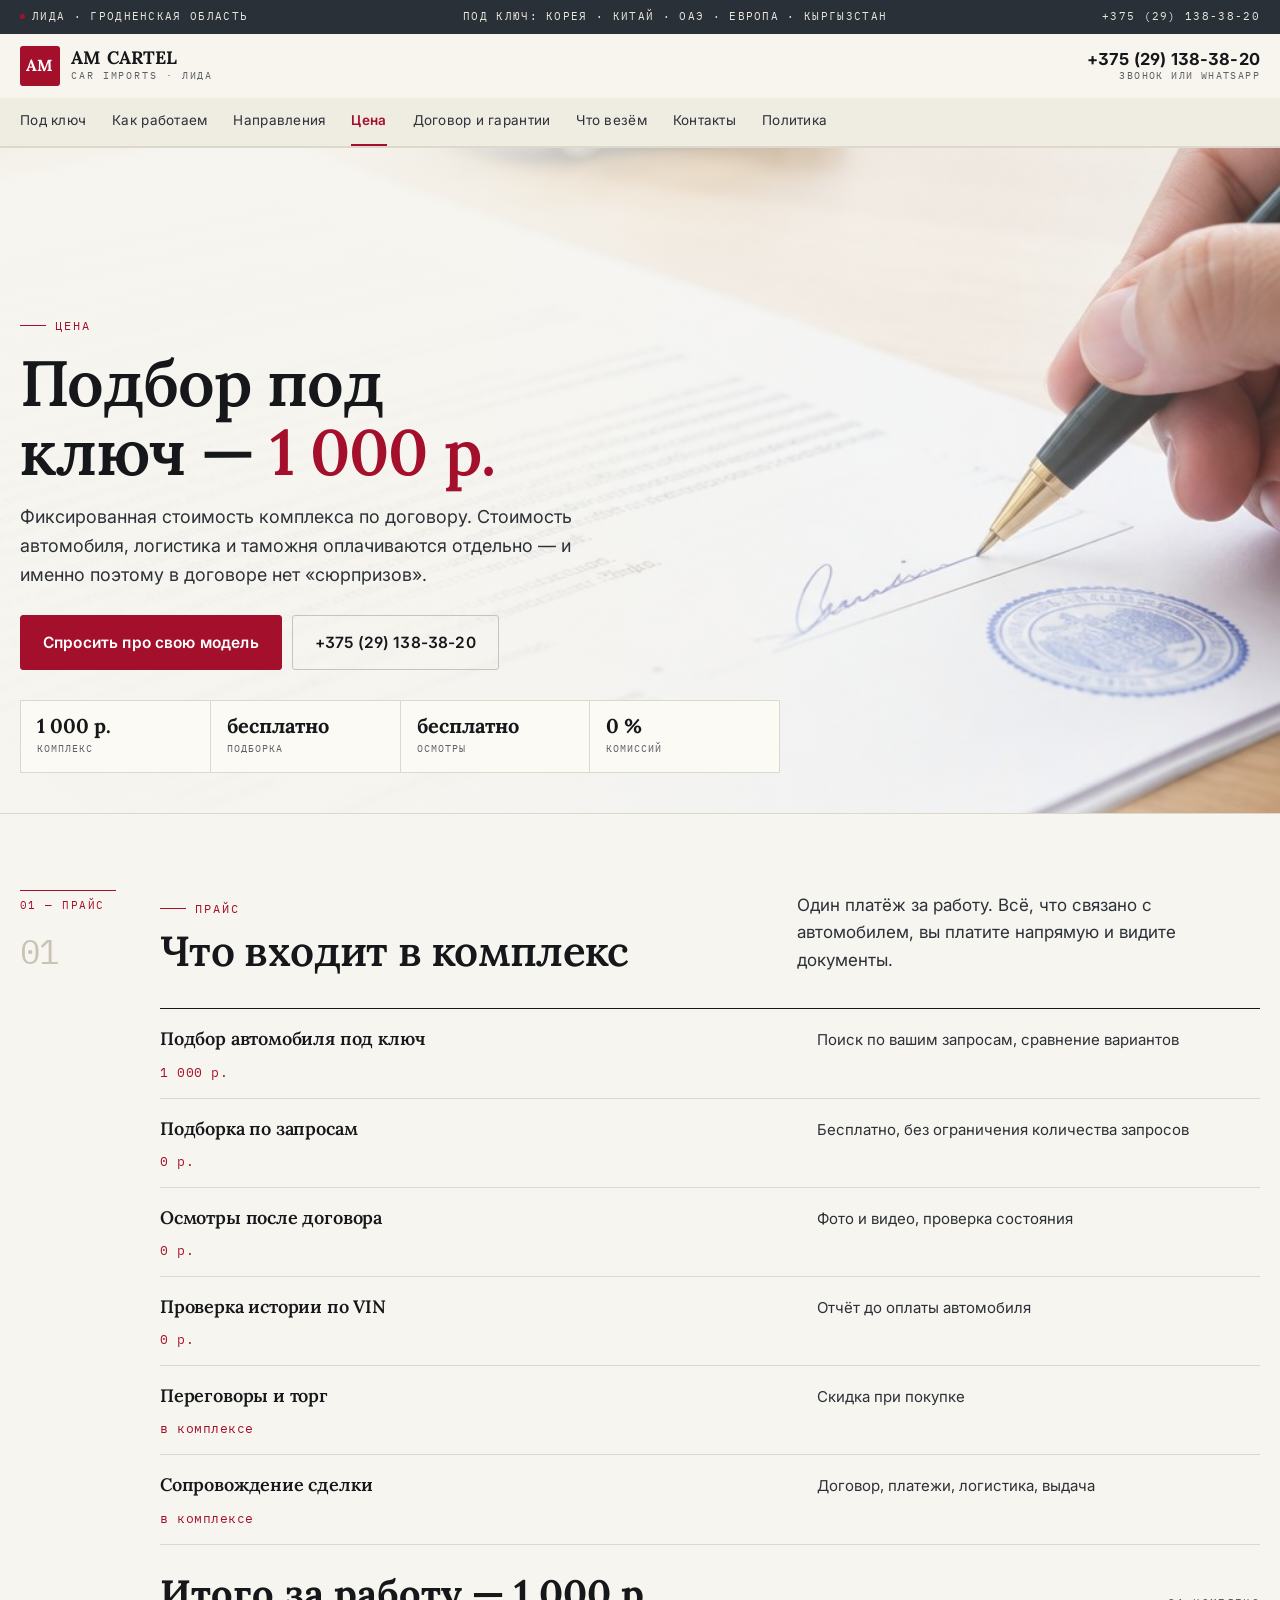
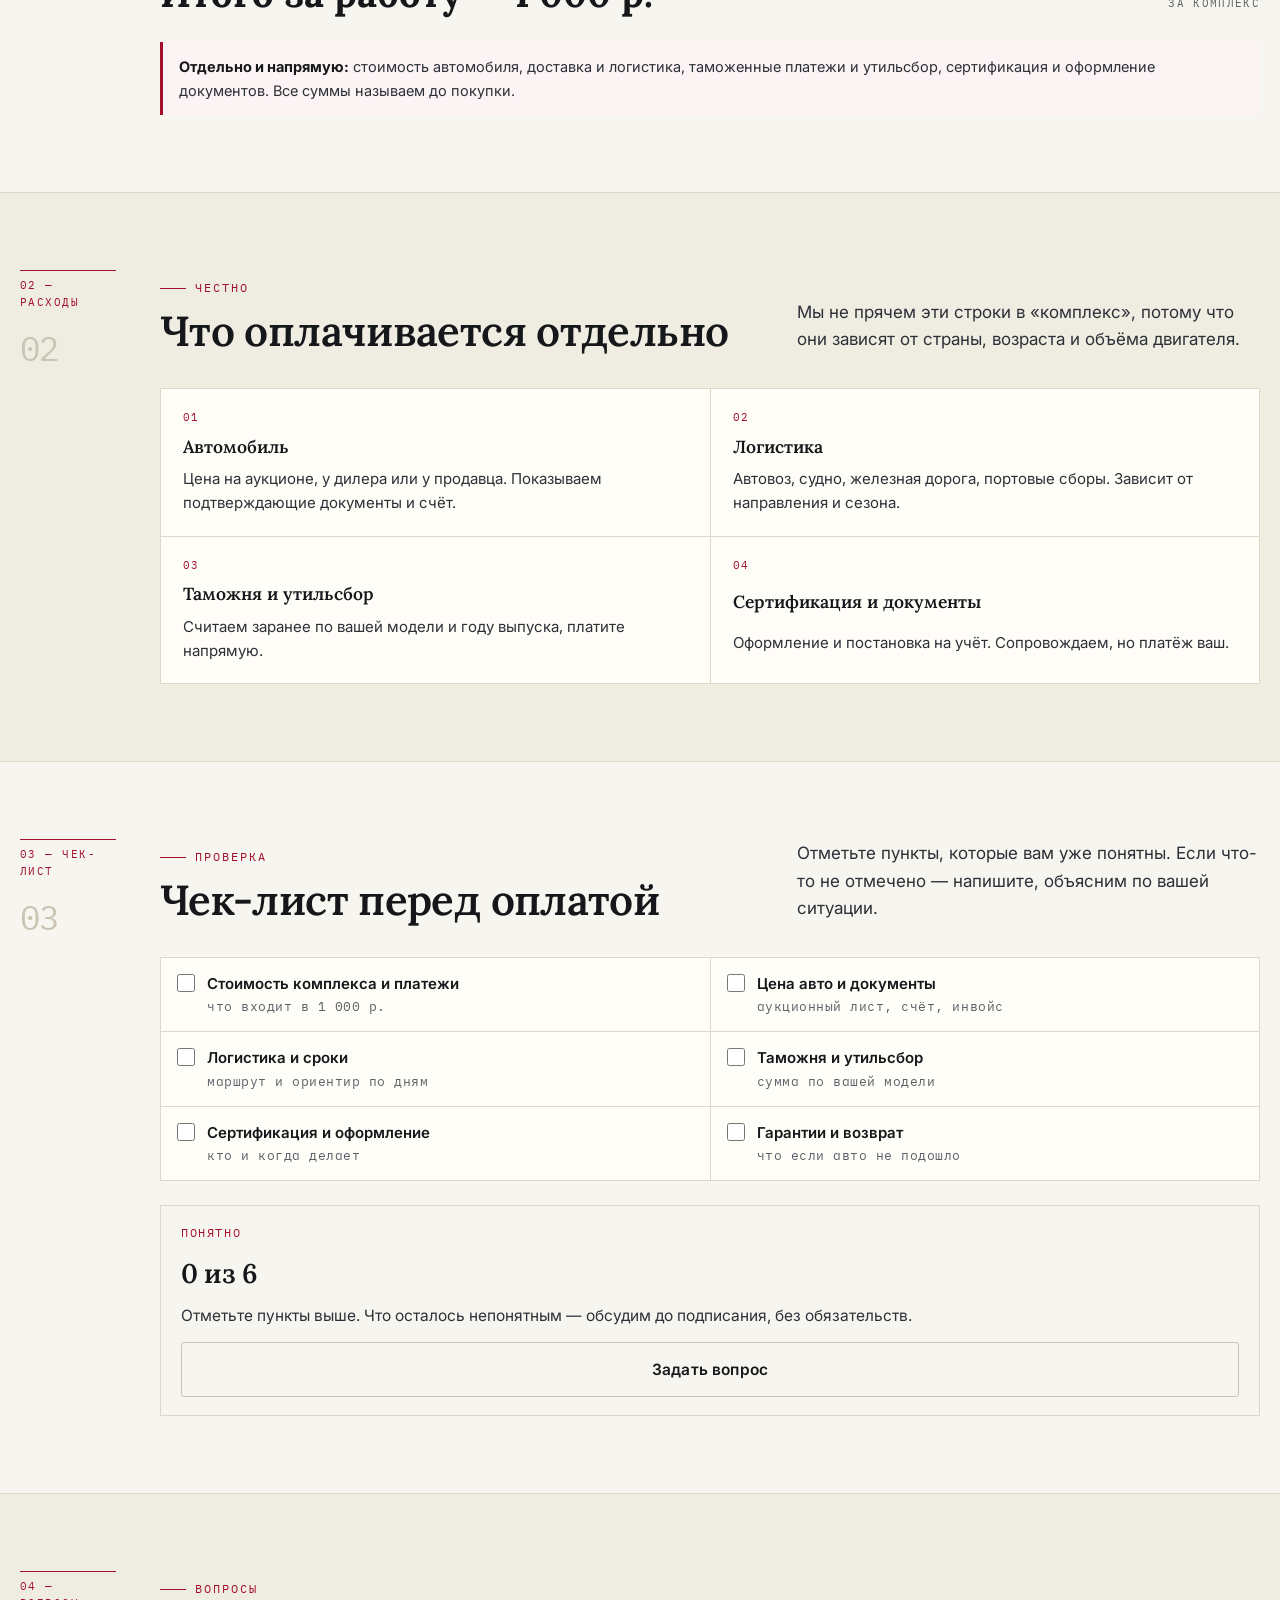
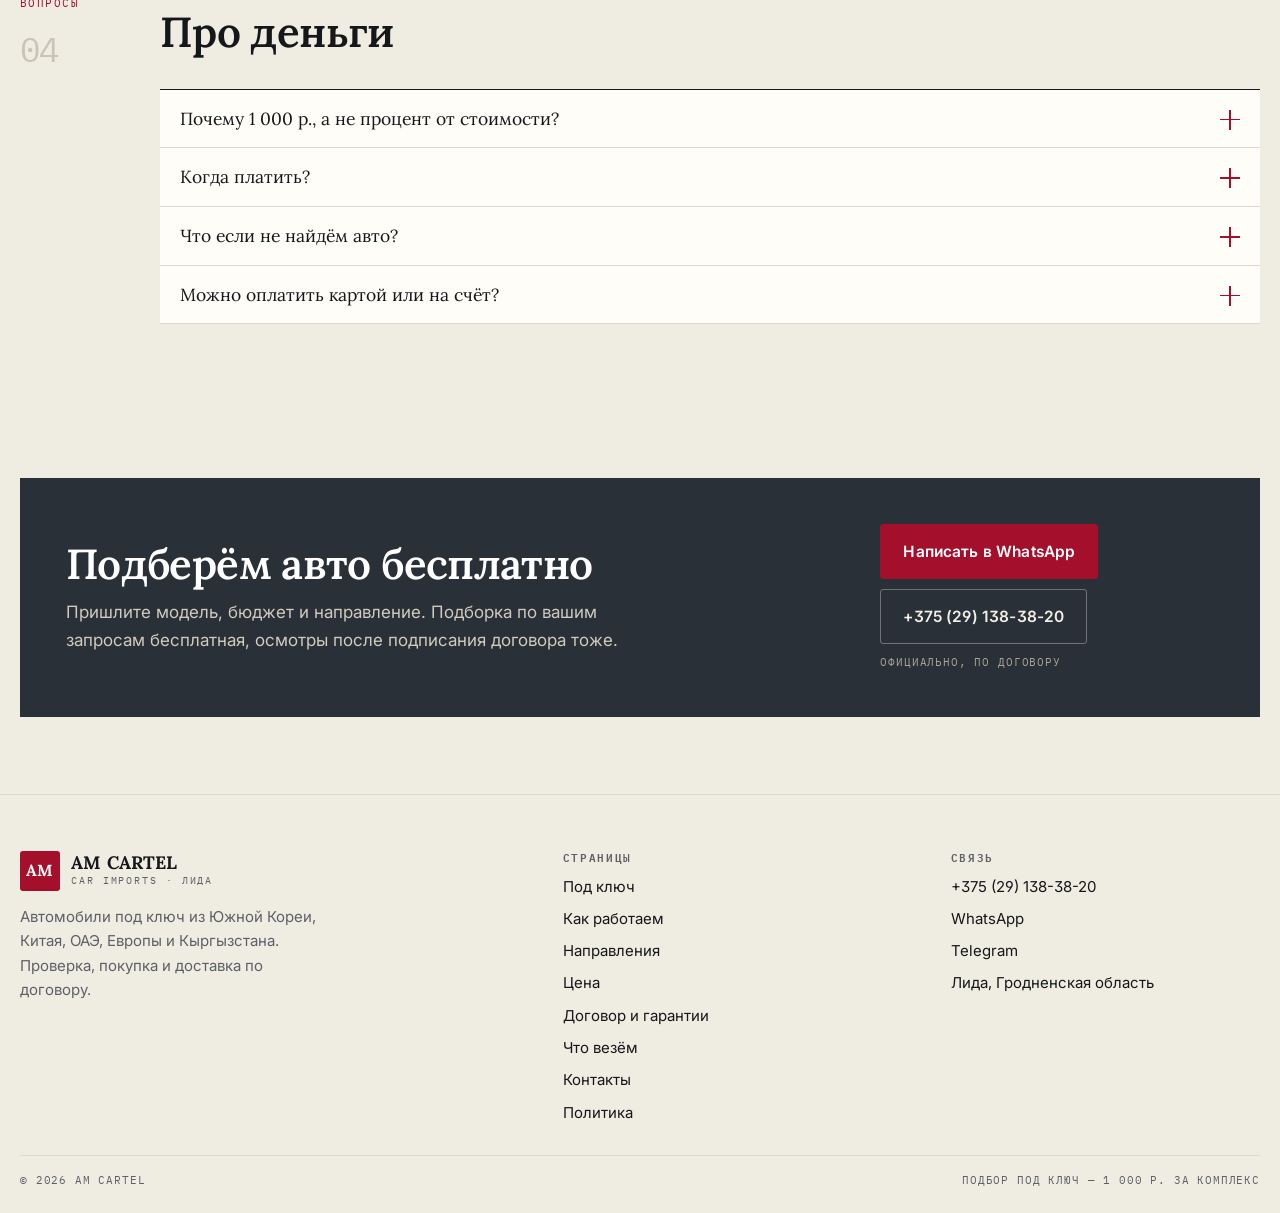
<file: cena.html>
<!DOCTYPE html>
<html lang="ru">
<head>
<meta charset="utf-8">
<meta name="viewport" content="width=device-width,initial-scale=1">
<title>Цена: подбор под ключ 1 000 р. — что входит и что оплачивается отдельно</title>
<meta name="description" content="Комплекс под ключ 1 000 р.: подбор, проверка, договор, сопровождение сделки. Что оплачивается отдельно — авто, логистика, таможня, сертификация.">
<link rel="icon" href="assets/img/favicon.svg" type="image/svg+xml">
<meta property="og:title" content="Цена: подбор под ключ 1 000 р. — что входит и что оплачивается отдельно">
<meta property="og:description" content="Комплекс под ключ 1 000 р.: подбор, проверка, договор, сопровождение сделки. Что оплачивается отдельно — авто, логистика, таможня, сертификация.">
<meta property="og:type" content="website">
<style>
:root{--paper:#F7F5EF;--ink:#15171A;--crimson:#A4102C;--line:#DCD8CB;--line2:#C9C4B4;--graph:#2A3038;--white:#FFFDF8;--wrap:1240px}
*,*::before,*::after{box-sizing:border-box}
body{margin:0;background:var(--paper);color:var(--ink);font-family:'Inter',system-ui,sans-serif;font-size:17px;line-height:1.62}
img{max-width:100%;height:auto;display:block}
h1,h2,h3{font-family:'Lora',Georgia,serif;font-weight:600;margin:0;line-height:1.08}
a{color:inherit;text-decoration:none}
.wrap{width:min(var(--wrap),calc(100% - 40px));margin-inline:auto}
@media(max-width:600px){.wrap{width:calc(100% - 28px)}}
.topbar{background:var(--graph);color:#E9E6DC}
.topbar__in{display:flex;justify-content:space-between;gap:12px;flex-wrap:wrap;padding:8px 0}
.hdr{position:sticky;top:0;z-index:60;background:rgba(247,245,239,.95);border-bottom:1px solid var(--line)}
.hdr__in{display:flex;align-items:center;gap:14px;padding:12px 0}
.logo{display:flex;align-items:center;gap:11px;margin-right:auto}
.logo__mk{width:40px;height:40px;background:var(--crimson);color:#fff;display:grid;place-items:center;font-family:'Lora',serif;font-weight:700;border-radius:3px}
.logo__t b{display:block;font-family:'Lora',serif;font-size:18px;line-height:1.05}
.logo__t span{display:block;font-size:9.5px;letter-spacing:.18em;text-transform:uppercase;color:#5D6067}
.burger{display:none;width:44px;height:44px;align-items:center;justify-content:center;flex-direction:column;gap:5px;background:transparent;border:1px solid var(--line2);border-radius:3px}
.burger i{display:block;width:18px;height:1.6px;background:var(--ink)}
@media(max-width:1099px){.burger{display:flex}}
.strip{background:#EFECE2;border-bottom:1px solid var(--line);display:none}
@media(min-width:1100px){.strip{display:block}}
.strip__in{display:flex;gap:24px;overflow-x:auto;padding:0}
.strip a{padding:12px 0;font-size:13.5px;border-bottom:2px solid transparent;white-space:nowrap}
.strip a[aria-current]{color:var(--crimson);border-bottom-color:var(--crimson);font-weight:600}
.hero{position:relative;min-height:clamp(500px,72vh,760px);display:flex;align-items:flex-end;overflow:hidden;border-bottom:1px solid var(--line)}
.hero__bg{position:absolute;inset:0;z-index:-2}
.hero__bg img{width:100%;height:100%;object-fit:cover}
.hero::before{content:"";position:absolute;inset:0;z-index:-1;background:linear-gradient(96deg,rgba(247,245,239,.96),rgba(247,245,239,.86) 40%,rgba(247,245,239,.3) 72%,rgba(247,245,239,.1))}
.hero__in{padding:clamp(28px,4.4vw,58px) 0 clamp(22px,3vw,38px);min-width:0}
.hero h1{font-size:clamp(31px,5.2vw,64px);max-width:20ch;margin-top:12px}
.btn{display:inline-flex;align-items:center;justify-content:center;gap:8px;padding:14px 22px;border-radius:3px;border:1px solid var(--crimson);background:var(--crimson);color:#fff;font-weight:600;font-size:15.5px}
.btn--ghost{background:transparent;color:var(--ink);border-color:var(--line2)}
.kick{display:inline-flex;align-items:center;gap:9px;font-size:11.5px;letter-spacing:.18em;text-transform:uppercase;color:var(--crimson)}
.band{padding:clamp(40px,6vw,80px) 0;border-bottom:1px solid var(--line)}
.drawer{position:fixed;inset:0;z-index:120;background:rgba(18,20,24,.55);opacity:0;pointer-events:none;transition:opacity .2s}
.drawer[data-open="true"]{opacity:1;pointer-events:auto}
.drawer__inner{width:min(400px,100%);height:100%;margin-left:auto;background:#FFFDF8;padding:20px;overflow-y:auto;display:flex;flex-direction:column;gap:6px}
body.is-locked{overflow:hidden}
[hidden]{display:none !important}
.fbar{position:fixed;left:0;right:0;bottom:0;z-index:70;display:none;grid-template-columns:repeat(4,1fr);background:var(--graph)}
@media(max-width:1099px){.fbar{display:grid}body{padding-bottom:58px}}
.fbar a{display:flex;flex-direction:column;align-items:center;gap:3px;padding:9px 2px;color:#EDEADF;font-size:9px;letter-spacing:.08em;text-transform:uppercase}
.fbar a:first-child{background:var(--crimson);color:#fff}
</style>
<link rel="preconnect" href="https://fonts.googleapis.com">
<link rel="preconnect" href="https://fonts.gstatic.com" crossorigin>
<link rel="stylesheet" href="https://fonts.googleapis.com/css2?family=Lora:wght@500;600;700&family=Inter:wght@400;500;600&family=IBM+Plex+Mono:wght@400;500&display=swap">
<link rel="stylesheet" href="assets/css/site.v1.css">
</head>
<body>
<a class="skip" href="#main">К содержанию</a>
<div class="topbar"><div class="wrap topbar__in"><span><i class="dot"></i>Лида · Гродненская область</span><span>Под ключ: Корея · Китай · ОАЭ · Европа · Кыргызстан</span><a href="tel:+375291383820">+375 (29) 138-38-20</a></div></div><header class="hdr"><div class="wrap hdr__in"><a class="logo" href="index.html"><span class="logo__mk">AM</span><span class="logo__t"><b>AM CARTEL</b><span>car imports · Лида</span></span></a><div class="hdr__tel"><b><a href="tel:+375291383820">+375 (29) 138-38-20</a></b><span>звонок или WhatsApp</span></div><a class="btn btn--ghost" href="kontakty.html" style="display:none" data-desk>Заявка</a><button class="burger" id="burger" aria-label="Меню" aria-expanded="false" aria-controls="drawer"><i></i><i></i></button></div><nav class="strip" aria-label="Страницы"><div class="wrap strip__in"><a href="index.html">Под ключ</a><a href="process.html">Как работаем</a><a href="napravleniya.html">Направления</a><a href="cena.html" aria-current="page">Цена</a><a href="dogovor.html">Договор и гарантии</a><a href="avto.html">Что везём</a><a href="kontakty.html">Контакты</a><a href="politika.html">Политика</a></div></nav></header>
<main id="main">
<section class="hero"><div class="hero__bg"><img src="assets/img/contract.jpg" alt="Подписанный договор и печать" fetchpriority="high"></div><div class="wrap hero__in"><span class="kick">Цена</span><h1>Подбор под ключ — <em>1 000 р.</em></h1><p class="lead">Фиксированная стоимость комплекса по договору. Стоимость автомобиля, логистика и таможня оплачиваются отдельно — и именно поэтому в договоре нет «сюрпризов».</p><div class="hero__cta"><a class="btn" href="kontakty.html">Спросить про свою модель</a><a class="btn btn--ghost" href="tel:+375291383820">+375 (29) 138-38-20</a></div><div class="figs"><div><b>1 000 р.</b><span>комплекс</span></div><div><b>бесплатно</b><span>подборка</span></div><div><b>бесплатно</b><span>осмотры</span></div><div><b>0 %</b><span>комиссий</span></div></div></div></section><section class="band "><div class="wrap"><div class="sect sect--side"><div class="sect__side"><span>01 — прайс</span><b>01</b></div><div class="sect__main"><div class="sect__head"><div><span class="kick">Прайс</span><h2>Что входит в комплекс</h2></div><p>Один платёж за работу. Всё, что связано с автомобилем, вы платите напрямую и видите документы.</p></div><div class="inv"><div class="inv__row"><b>Подбор автомобиля под ключ</b><span>Поиск по вашим запросам, сравнение вариантов</span><span class="dots"></span><em>1 000 р.</em></div><div class="inv__row"><b>Подборка по запросам</b><span>Бесплатно, без ограничения количества запросов</span><span class="dots"></span><em>0 р.</em></div><div class="inv__row"><b>Осмотры после договора</b><span>Фото и видео, проверка состояния</span><span class="dots"></span><em>0 р.</em></div><div class="inv__row"><b>Проверка истории по VIN</b><span>Отчёт до оплаты автомобиля</span><span class="dots"></span><em>0 р.</em></div><div class="inv__row"><b>Переговоры и торг</b><span>Скидка при покупке</span><span class="dots"></span><em>в комплексе</em></div><div class="inv__row"><b>Сопровождение сделки</b><span>Договор, платежи, логистика, выдача</span><span class="dots"></span><em>в комплексе</em></div></div><div class="inv__sum"><b>Итого за работу — 1 000 р.</b><span>за комплекс</span></div><div class="note mt18"><b>Отдельно и напрямую:</b> стоимость автомобиля, доставка и логистика, таможенные платежи и утильсбор, сертификация и оформление документов. Все суммы называем до покупки.</div></div></div></div></section><section class="band band--paper"><div class="wrap"><div class="sect sect--side"><div class="sect__side"><span>02 — расходы</span><b>02</b></div><div class="sect__main"><div class="sect__head"><div><span class="kick">Честно</span><h2>Что оплачивается отдельно</h2></div><p>Мы не прячем эти строки в «комплекс», потому что они зависят от страны, возраста и объёма двигателя.</p></div><div class="adv"><div class="adv__i"><i>01</i><b>Автомобиль</b><p>Цена на аукционе, у дилера или у продавца. Показываем подтверждающие документы и счёт.</p></div><div class="adv__i"><i>02</i><b>Логистика</b><p>Автовоз, судно, железная дорога, портовые сборы. Зависит от направления и сезона.</p></div><div class="adv__i"><i>03</i><b>Таможня и утильсбор</b><p>Считаем заранее по вашей модели и году выпуска, платите напрямую.</p></div><div class="adv__i"><i>04</i><b>Сертификация и документы</b><p>Оформление и постановка на учёт. Сопровождаем, но платёж ваш.</p></div></div></div></div></div></section><section class="band "><div class="wrap"><div class="sect sect--side"><div class="sect__side"><span>03 — чек-лист</span><b>03</b></div><div class="sect__main"><div class="sect__head"><div><span class="kick">Проверка</span><h2>Чек-лист перед оплатой</h2></div><p>Отметьте пункты, которые вам уже понятны. Если что-то не отмечено — напишите, объясним по вашей ситуации.</p></div><div class="check" id="payCheck"><label><input type="checkbox" value="Стоимость комплекса и порядок платежей"><span><b>Стоимость комплекса и платежи</b><em>что входит в 1 000 р.</em></span></label><label><input type="checkbox" value="Цена авто и подтверждающие документы"><span><b>Цена авто и документы</b><em>аукционный лист, счёт, инвойс</em></span></label><label><input type="checkbox" value="Логистика и сроки"><span><b>Логистика и сроки</b><em>маршрут и ориентир по дням</em></span></label><label><input type="checkbox" value="Таможенные платежи и утильсбор"><span><b>Таможня и утильсбор</b><em>сумма по вашей модели</em></span></label><label><input type="checkbox" value="Сертификация и оформление"><span><b>Сертификация и оформление</b><em>кто и когда делает</em></span></label><label><input type="checkbox" value="Гарантии и возврат"><span><b>Гарантии и возврат</b><em>что если авто не подошло</em></span></label></div><div class="pick__out mt24" id="checkOut" aria-live="polite"><span class="mono">Понятно</span><h3>0 из 6</h3><p style="color:#2C3037;font-size:15.5px">Отметьте пункты выше — и мы подскажем, что обсудить до подписания договора.</p></div></div></div></div></section><section class="band band--paper"><div class="wrap"><div class="sect sect--side"><div class="sect__side"><span>04 — вопросы</span><b>04</b></div><div class="sect__main"><div class="sect__head"><div><span class="kick">Вопросы</span><h2>Про деньги</h2></div><p></p></div><div class="faq"><div class="faq__i" data-open="false"><button class="faq__q" type="button">Почему 1 000 р., а не процент от стоимости?<i></i></button><div class="faq__a"><p>Фиксированная сумма понятнее: стоимость работы не растёт вместе с ценой автомобиля.</p></div></div><div class="faq__i" data-open="false"><button class="faq__q" type="button">Когда платить?<i></i></button><div class="faq__a"><p>По договору. Порядок платежей прописан: работа, автомобиль, логистика, оформление.</p></div></div><div class="faq__i" data-open="false"><button class="faq__q" type="button">Что если не найдём авто?<i></i></button><div class="faq__a"><p>Продолжаем искать: подборка и осмотры в комплексе не ограничены количеством попыток.</p></div></div><div class="faq__i" data-open="false"><button class="faq__q" type="button">Можно оплатить картой или на счёт?<i></i></button><div class="faq__a"><p>Уточняйте при заявке — предложим удобный вариант и оформим документы.</p></div></div></div></div></div></div></section></main>
<section class="band band--paper"><div class="wrap"><div class="cta"><div><h2>Подберём авто бесплатно</h2><p>Пришлите модель, бюджет и направление. Подборка по вашим запросам бесплатная, осмотры после подписания договора тоже.</p></div><div class="cta__act"><a class="btn" href="https://wa.me/375291383820" target="_blank" rel="noopener">Написать в WhatsApp</a><a class="btn btn--ghost" href="tel:+375291383820">+375 (29) 138-38-20</a><small>Официально, по договору</small></div></div></div></section>
<footer class="foot"><div class="wrap"><div class="foot__grid"><div><a class="logo" href="index.html"><span class="logo__mk">AM</span><span class="logo__t"><b>AM CARTEL</b><span>car imports · Лида</span></span></a><p style="margin-top:14px;color:#5D6067;font-size:15px;max-width:34ch">Автомобили под ключ из Южной Кореи, Китая, ОАЭ, Европы и Кыргызстана. Проверка, покупка и доставка по договору.</p></div><div><h4>Страницы</h4><ul><li><a href="index.html">Под ключ</a></li><li><a href="process.html">Как работаем</a></li><li><a href="napravleniya.html">Направления</a></li><li><a href="cena.html">Цена</a></li><li><a href="dogovor.html">Договор и гарантии</a></li><li><a href="avto.html">Что везём</a></li><li><a href="kontakty.html">Контакты</a></li><li><a href="politika.html">Политика</a></li></ul></div><div><h4>Связь</h4><ul><li><a href="tel:+375291383820">+375 (29) 138-38-20</a></li><li><a href="https://wa.me/375291383820" target="_blank" rel="noopener">WhatsApp</a></li><li><a href="https://t.me/+375291383820" target="_blank" rel="noopener">Telegram</a></li><li>Лида, Гродненская область</li></ul></div></div><div class="foot__bottom"><span>© 2026 AM CARTEL</span><span>Подбор под ключ — 1 000 р. за комплекс</span></div></div></footer>
<div class="fbar" aria-label="Быстрая связь"><a href="tel:+375291383820"><svg viewBox="0 0 24 24"><path d="M6.6 3.5l3 3-2 2.4a12 12 0 005.5 5.5l2.4-2 3 3-2 2.6c-1.2 1.4-3 1.7-4.6 1A16.5 16.5 0 013.4 8.1c-.7-1.6-.4-3.4 1-4.6z"/></svg>Позвонить</a><a href="https://wa.me/375291383820" target="_blank" rel="noopener"><svg viewBox="0 0 24 24"><path d="M3 21l1.7-5A8.6 8.6 0 013.4 11a8.6 8.6 0 118.6 8.6 8.9 8.9 0 01-4.4-1.2z"/><path d="M8.6 8.2c.3-.6.5-.6.9-.6h.7c.2 0 .5 0 .7.5l.8 1.9c.1.3 0 .5-.1.7l-.5.6c-.2.2-.2.4-.1.6a6 6 0 002.8 2.4c.3.1.5.1.7-.1l.7-.8c.2-.2.4-.2.6-.1l1.8.9c.3.1.4.3.4.5v.6c0 .7-.5 1.4-1.2 1.6-.6.2-1.4.3-2.3 0a10 10 0 01-3.6-2.2 9.4 9.4 0 01-1.9-3c-.2-.8-.1-1.6.1-2.1z"/></svg>WhatsApp</a><a href="https://t.me/+375291383820" target="_blank" rel="noopener"><svg viewBox="0 0 24 24"><path d="M21 4L3 11l5 1.8L10 19l3-3.4 4.6 3z"/><path d="M8 12.8L18 6l-7 8.6"/></svg>Telegram</a><a href="viber://chat?number=%2B375291383820"><svg viewBox="0 0 24 24"><path d="M12 3c5 0 8 3.2 8 7.6 0 4.5-3.2 7.4-8 7.4-.7 0-1.4 0-2-.2L6 21l.8-3.4A7.3 7.3 0 014 10.6C4 6.2 7 3 12 3z"/><path d="M9 8.5c1.2 3 2.4 4.2 5 5"/></svg>Viber</a></div>
<div class="drawer" id="drawer" data-open="false" role="dialog" aria-modal="true" aria-label="Меню"><div class="drawer__inner"><div class="drawer__top"><span class="mono">Меню</span><button class="drawer__x" id="drawerClose" aria-label="Закрыть меню">×</button></div><a class="dl" href="index.html">Под ключ<span>01</span></a><a class="dl" href="process.html">Как работаем<span>02</span></a><a class="dl" href="napravleniya.html">Направления<span>03</span></a><a class="dl" href="cena.html">Цена<span>04</span></a><a class="dl" href="dogovor.html">Договор и гарантии<span>05</span></a><a class="dl" href="avto.html">Что везём<span>06</span></a><a class="dl" href="kontakty.html">Контакты<span>07</span></a><a class="dl" href="politika.html">Политика<span>08</span></a><div class="drawer__foot"><a class="btn" href="https://wa.me/375291383820" target="_blank" rel="noopener">WhatsApp</a><a class="btn btn--ghost" href="tel:+375291383820">+375 (29) 138-38-20</a></div></div></div>
<script src="assets/js/main.v1.js" defer></script>
</body>
</html>
</file>
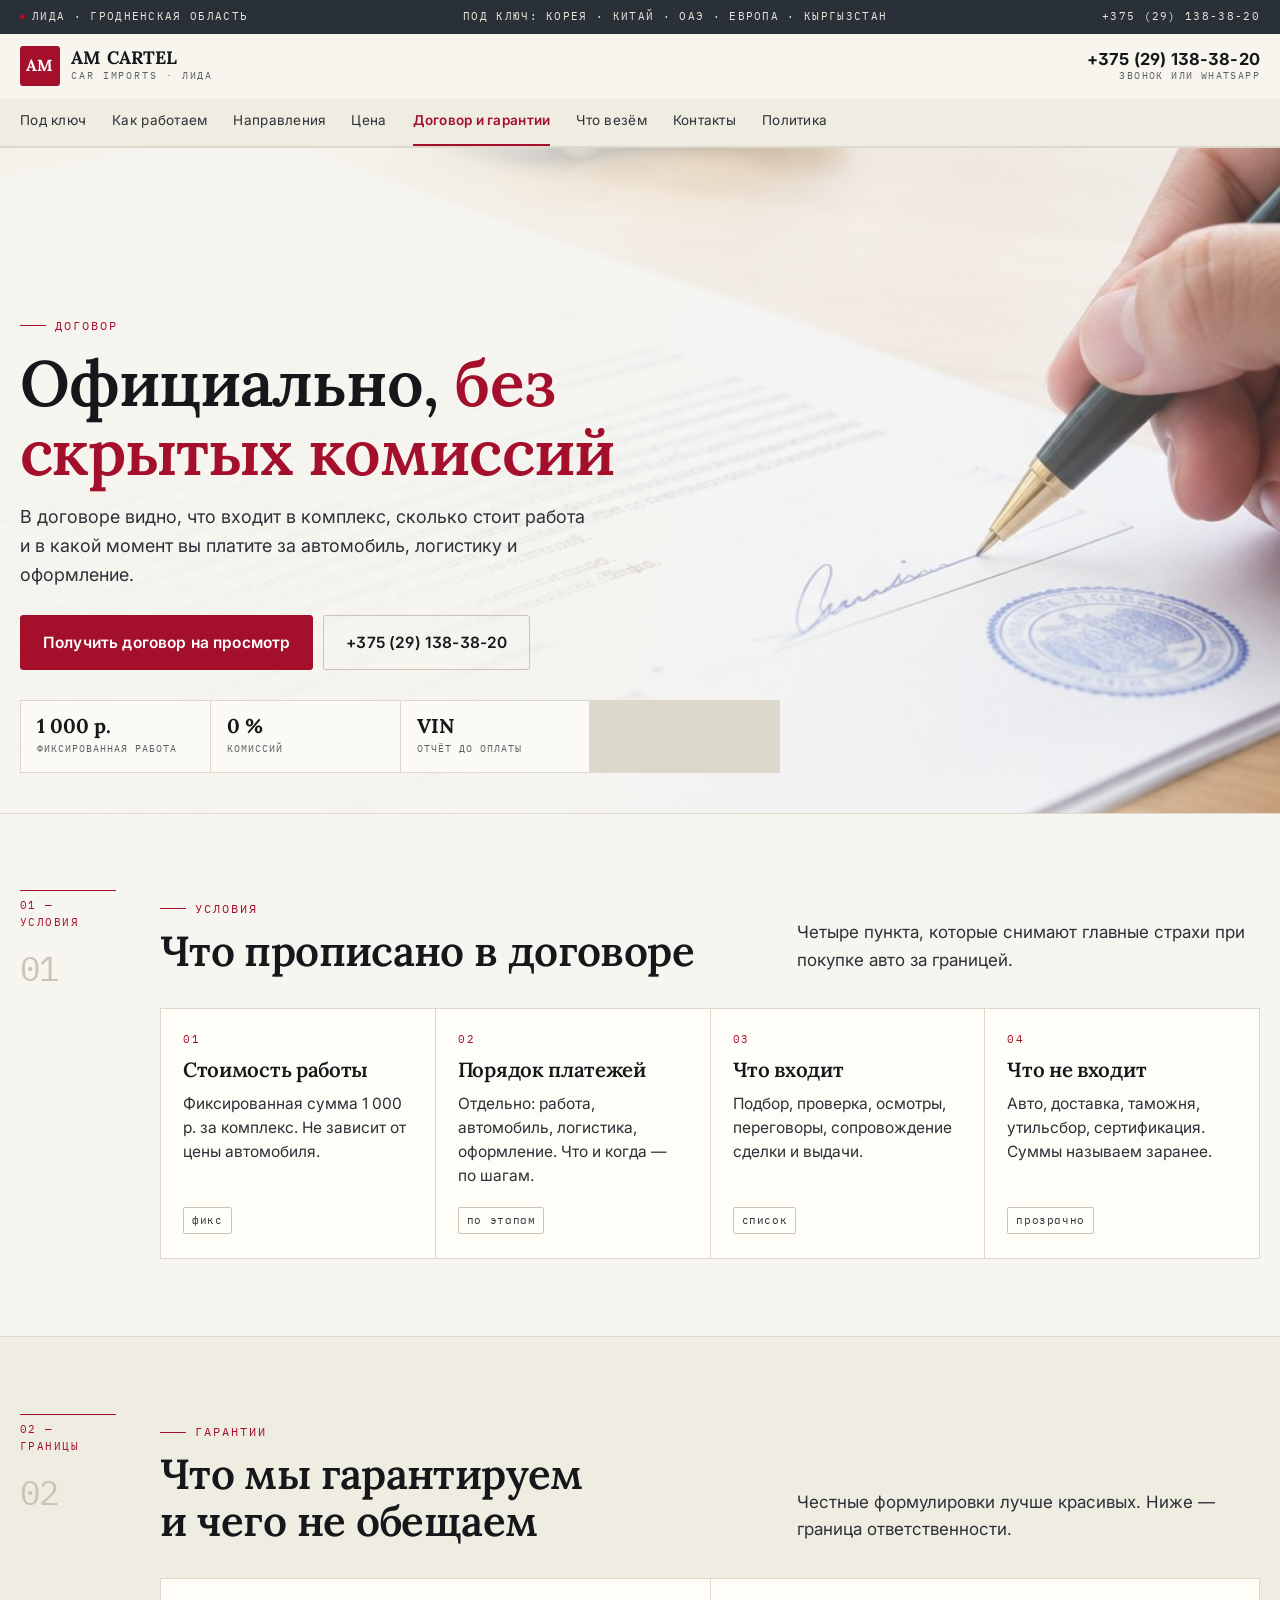
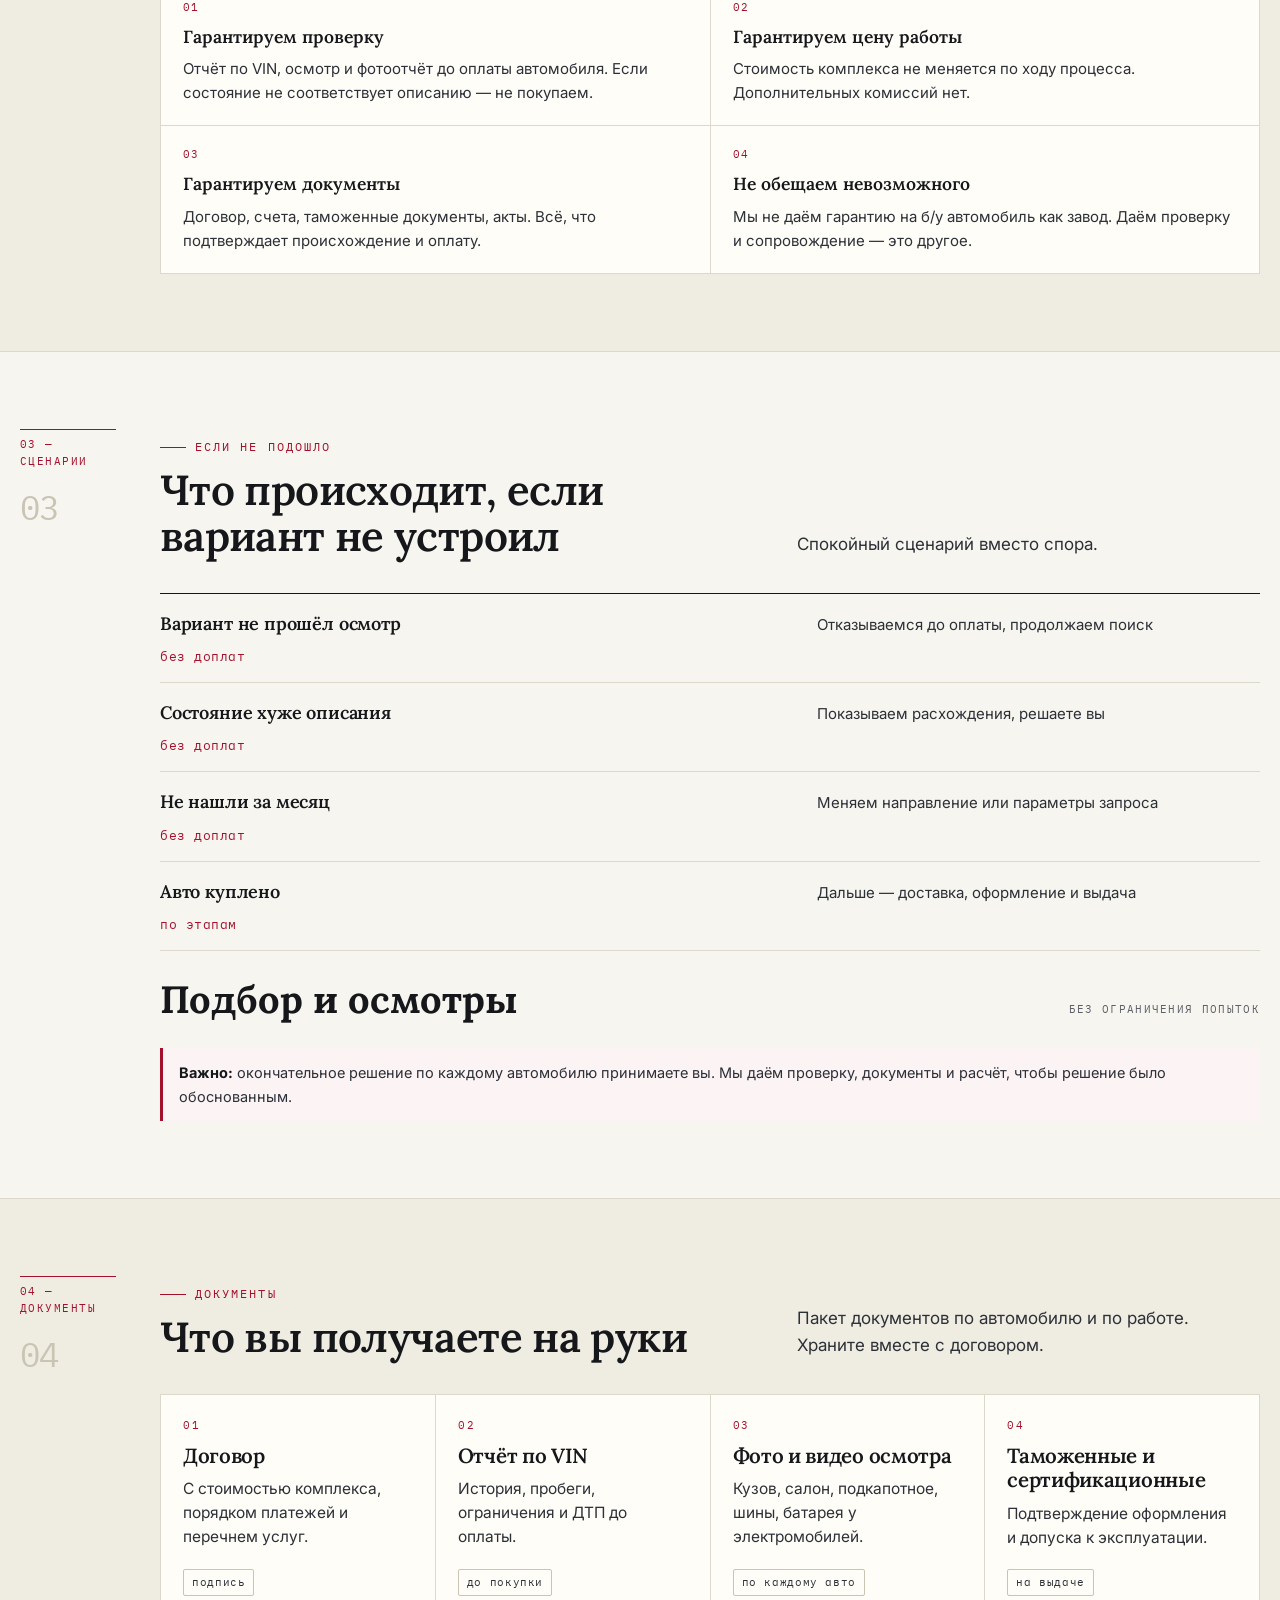
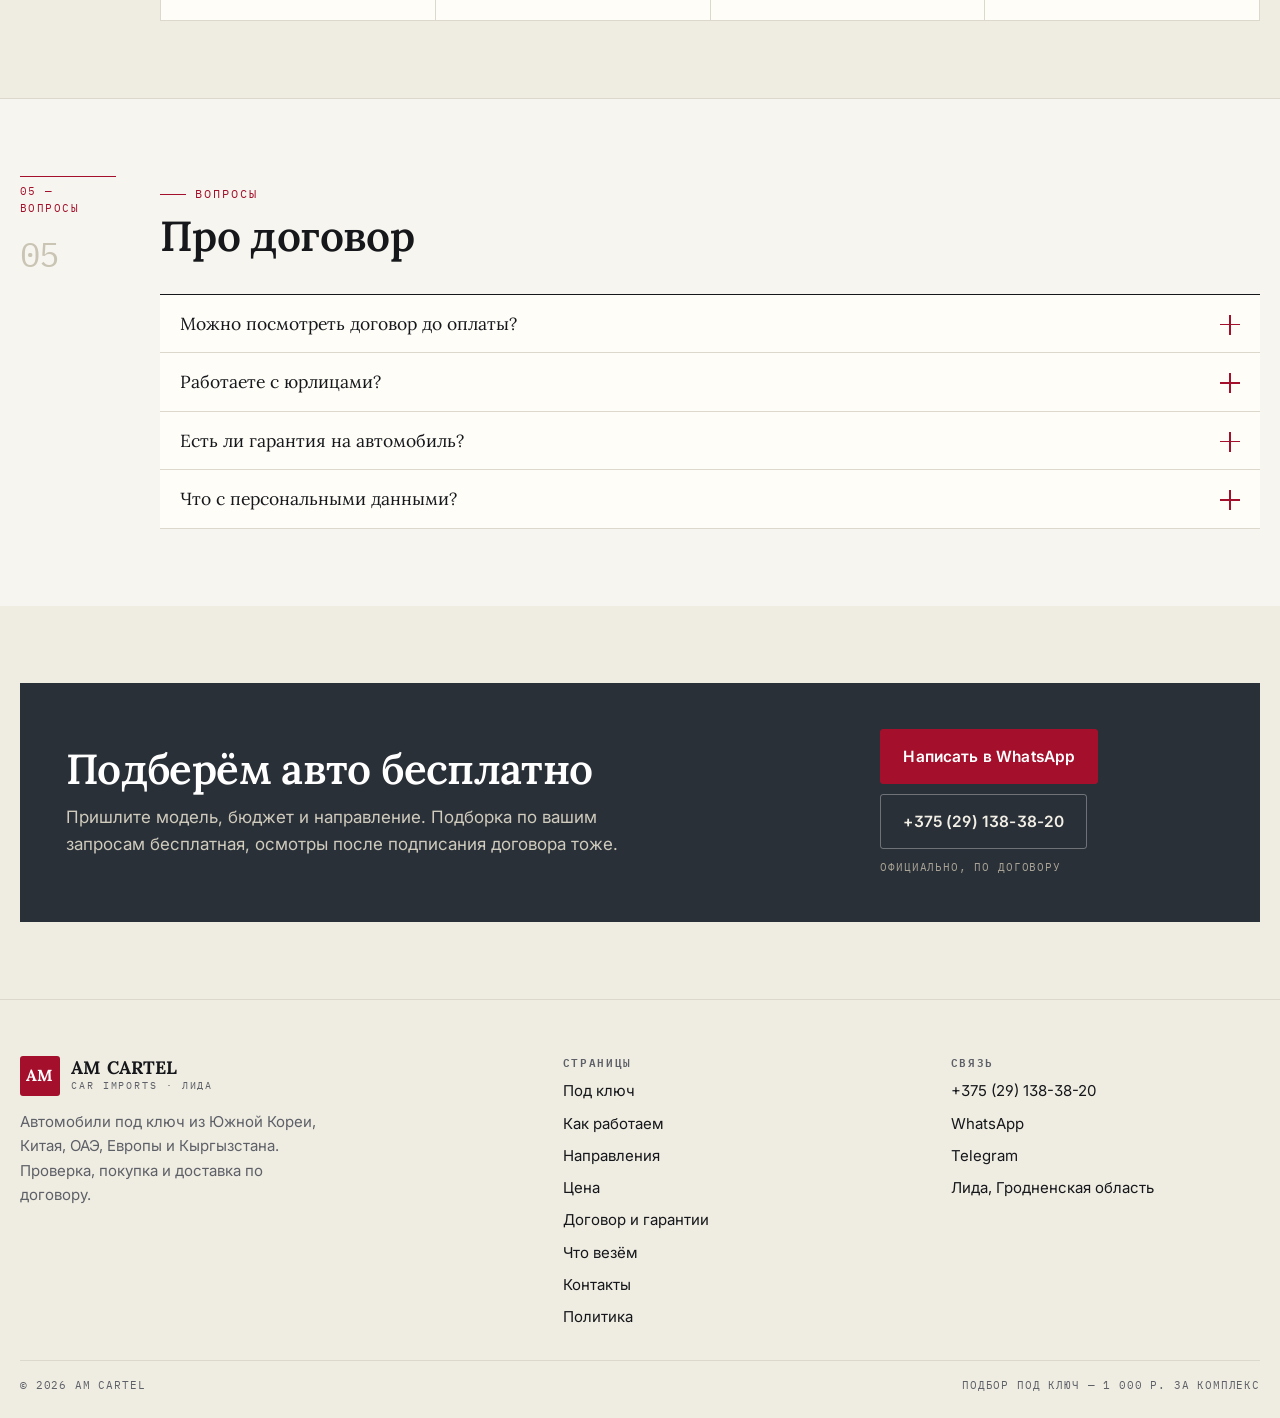
<file: dogovor.html>
<!DOCTYPE html>
<html lang="ru">
<head>
<meta charset="utf-8">
<meta name="viewport" content="width=device-width,initial-scale=1">
<title>Договор и гарантии: без скрытых комиссий — AM CARTEL</title>
<meta name="description" content="Работаем официально по договору: фиксированная стоимость комплекса, порядок платежей, отчёты по VIN, бесплатные осмотры и понятные действия, если вариант не подошёл.">
<link rel="icon" href="assets/img/favicon.svg" type="image/svg+xml">
<meta property="og:title" content="Договор и гарантии: без скрытых комиссий — AM CARTEL">
<meta property="og:description" content="Работаем официально по договору: фиксированная стоимость комплекса, порядок платежей, отчёты по VIN, бесплатные осмотры и понятные действия, если вариант не подошёл.">
<meta property="og:type" content="website">
<style>
:root{--paper:#F7F5EF;--ink:#15171A;--crimson:#A4102C;--line:#DCD8CB;--line2:#C9C4B4;--graph:#2A3038;--white:#FFFDF8;--wrap:1240px}
*,*::before,*::after{box-sizing:border-box}
body{margin:0;background:var(--paper);color:var(--ink);font-family:'Inter',system-ui,sans-serif;font-size:17px;line-height:1.62}
img{max-width:100%;height:auto;display:block}
h1,h2,h3{font-family:'Lora',Georgia,serif;font-weight:600;margin:0;line-height:1.08}
a{color:inherit;text-decoration:none}
.wrap{width:min(var(--wrap),calc(100% - 40px));margin-inline:auto}
@media(max-width:600px){.wrap{width:calc(100% - 28px)}}
.topbar{background:var(--graph);color:#E9E6DC}
.topbar__in{display:flex;justify-content:space-between;gap:12px;flex-wrap:wrap;padding:8px 0}
.hdr{position:sticky;top:0;z-index:60;background:rgba(247,245,239,.95);border-bottom:1px solid var(--line)}
.hdr__in{display:flex;align-items:center;gap:14px;padding:12px 0}
.logo{display:flex;align-items:center;gap:11px;margin-right:auto}
.logo__mk{width:40px;height:40px;background:var(--crimson);color:#fff;display:grid;place-items:center;font-family:'Lora',serif;font-weight:700;border-radius:3px}
.logo__t b{display:block;font-family:'Lora',serif;font-size:18px;line-height:1.05}
.logo__t span{display:block;font-size:9.5px;letter-spacing:.18em;text-transform:uppercase;color:#5D6067}
.burger{display:none;width:44px;height:44px;align-items:center;justify-content:center;flex-direction:column;gap:5px;background:transparent;border:1px solid var(--line2);border-radius:3px}
.burger i{display:block;width:18px;height:1.6px;background:var(--ink)}
@media(max-width:1099px){.burger{display:flex}}
.strip{background:#EFECE2;border-bottom:1px solid var(--line);display:none}
@media(min-width:1100px){.strip{display:block}}
.strip__in{display:flex;gap:24px;overflow-x:auto;padding:0}
.strip a{padding:12px 0;font-size:13.5px;border-bottom:2px solid transparent;white-space:nowrap}
.strip a[aria-current]{color:var(--crimson);border-bottom-color:var(--crimson);font-weight:600}
.hero{position:relative;min-height:clamp(500px,72vh,760px);display:flex;align-items:flex-end;overflow:hidden;border-bottom:1px solid var(--line)}
.hero__bg{position:absolute;inset:0;z-index:-2}
.hero__bg img{width:100%;height:100%;object-fit:cover}
.hero::before{content:"";position:absolute;inset:0;z-index:-1;background:linear-gradient(96deg,rgba(247,245,239,.96),rgba(247,245,239,.86) 40%,rgba(247,245,239,.3) 72%,rgba(247,245,239,.1))}
.hero__in{padding:clamp(28px,4.4vw,58px) 0 clamp(22px,3vw,38px);min-width:0}
.hero h1{font-size:clamp(31px,5.2vw,64px);max-width:20ch;margin-top:12px}
.btn{display:inline-flex;align-items:center;justify-content:center;gap:8px;padding:14px 22px;border-radius:3px;border:1px solid var(--crimson);background:var(--crimson);color:#fff;font-weight:600;font-size:15.5px}
.btn--ghost{background:transparent;color:var(--ink);border-color:var(--line2)}
.kick{display:inline-flex;align-items:center;gap:9px;font-size:11.5px;letter-spacing:.18em;text-transform:uppercase;color:var(--crimson)}
.band{padding:clamp(40px,6vw,80px) 0;border-bottom:1px solid var(--line)}
.drawer{position:fixed;inset:0;z-index:120;background:rgba(18,20,24,.55);opacity:0;pointer-events:none;transition:opacity .2s}
.drawer[data-open="true"]{opacity:1;pointer-events:auto}
.drawer__inner{width:min(400px,100%);height:100%;margin-left:auto;background:#FFFDF8;padding:20px;overflow-y:auto;display:flex;flex-direction:column;gap:6px}
body.is-locked{overflow:hidden}
[hidden]{display:none !important}
.fbar{position:fixed;left:0;right:0;bottom:0;z-index:70;display:none;grid-template-columns:repeat(4,1fr);background:var(--graph)}
@media(max-width:1099px){.fbar{display:grid}body{padding-bottom:58px}}
.fbar a{display:flex;flex-direction:column;align-items:center;gap:3px;padding:9px 2px;color:#EDEADF;font-size:9px;letter-spacing:.08em;text-transform:uppercase}
.fbar a:first-child{background:var(--crimson);color:#fff}
</style>
<link rel="preconnect" href="https://fonts.googleapis.com">
<link rel="preconnect" href="https://fonts.gstatic.com" crossorigin>
<link rel="stylesheet" href="https://fonts.googleapis.com/css2?family=Lora:wght@500;600;700&family=Inter:wght@400;500;600&family=IBM+Plex+Mono:wght@400;500&display=swap">
<link rel="stylesheet" href="assets/css/site.v1.css">
</head>
<body>
<a class="skip" href="#main">К содержанию</a>
<div class="topbar"><div class="wrap topbar__in"><span><i class="dot"></i>Лида · Гродненская область</span><span>Под ключ: Корея · Китай · ОАЭ · Европа · Кыргызстан</span><a href="tel:+375291383820">+375 (29) 138-38-20</a></div></div><header class="hdr"><div class="wrap hdr__in"><a class="logo" href="index.html"><span class="logo__mk">AM</span><span class="logo__t"><b>AM CARTEL</b><span>car imports · Лида</span></span></a><div class="hdr__tel"><b><a href="tel:+375291383820">+375 (29) 138-38-20</a></b><span>звонок или WhatsApp</span></div><a class="btn btn--ghost" href="kontakty.html" style="display:none" data-desk>Заявка</a><button class="burger" id="burger" aria-label="Меню" aria-expanded="false" aria-controls="drawer"><i></i><i></i></button></div><nav class="strip" aria-label="Страницы"><div class="wrap strip__in"><a href="index.html">Под ключ</a><a href="process.html">Как работаем</a><a href="napravleniya.html">Направления</a><a href="cena.html">Цена</a><a href="dogovor.html" aria-current="page">Договор и гарантии</a><a href="avto.html">Что везём</a><a href="kontakty.html">Контакты</a><a href="politika.html">Политика</a></div></nav></header>
<main id="main">
<section class="hero"><div class="hero__bg"><img src="assets/img/contract.jpg" alt="Договор с печатью на столе" fetchpriority="high"></div><div class="wrap hero__in"><span class="kick">Договор</span><h1>Официально, <em>без скрытых комиссий</em></h1><p class="lead">В договоре видно, что входит в комплекс, сколько стоит работа и в какой момент вы платите за автомобиль, логистику и оформление.</p><div class="hero__cta"><a class="btn" href="kontakty.html">Получить договор на просмотр</a><a class="btn btn--ghost" href="tel:+375291383820">+375 (29) 138-38-20</a></div><div class="figs"><div><b>1 000 р.</b><span>фиксированная работа</span></div><div><b>0 %</b><span>комиссий</span></div><div><b>VIN</b><span>отчёт до оплаты</span></div></div></div></section><section class="band "><div class="wrap"><div class="sect sect--side"><div class="sect__side"><span>01 — условия</span><b>01</b></div><div class="sect__main"><div class="sect__head"><div><span class="kick">Условия</span><h2>Что прописано в договоре</h2></div><p>Четыре пункта, которые снимают главные страхи при покупке авто за границей.</p></div><div class="cards"><article class="card"><span class="card__n">01</span><h3>Стоимость работы</h3><p>Фиксированная сумма 1 000 р. за комплекс. Не зависит от цены автомобиля.</p><div class="card__tags"><span class="tag">фикс</span></div></article><article class="card"><span class="card__n">02</span><h3>Порядок платежей</h3><p>Отдельно: работа, автомобиль, логистика, оформление. Что и когда — по шагам.</p><div class="card__tags"><span class="tag">по этапам</span></div></article><article class="card"><span class="card__n">03</span><h3>Что входит</h3><p>Подбор, проверка, осмотры, переговоры, сопровождение сделки и выдачи.</p><div class="card__tags"><span class="tag">список</span></div></article><article class="card"><span class="card__n">04</span><h3>Что не входит</h3><p>Авто, доставка, таможня, утильсбор, сертификация. Суммы называем заранее.</p><div class="card__tags"><span class="tag">прозрачно</span></div></article></div></div></div></div></section><section class="band band--paper"><div class="wrap"><div class="sect sect--side"><div class="sect__side"><span>02 — границы</span><b>02</b></div><div class="sect__main"><div class="sect__head"><div><span class="kick">Гарантии</span><h2>Что мы гарантируем и чего не обещаем</h2></div><p>Честные формулировки лучше красивых. Ниже — граница ответственности.</p></div><div class="adv"><div class="adv__i"><i>01</i><b>Гарантируем проверку</b><p>Отчёт по VIN, осмотр и фотоотчёт до оплаты автомобиля. Если состояние не соответствует описанию — не покупаем.</p></div><div class="adv__i"><i>02</i><b>Гарантируем цену работы</b><p>Стоимость комплекса не меняется по ходу процесса. Дополнительных комиссий нет.</p></div><div class="adv__i"><i>03</i><b>Гарантируем документы</b><p>Договор, счета, таможенные документы, акты. Всё, что подтверждает происхождение и оплату.</p></div><div class="adv__i"><i>04</i><b>Не обещаем невозможного</b><p>Мы не даём гарантию на б/у автомобиль как завод. Даём проверку и сопровождение — это другое.</p></div></div></div></div></div></section><section class="band "><div class="wrap"><div class="sect sect--side"><div class="sect__side"><span>03 — сценарии</span><b>03</b></div><div class="sect__main"><div class="sect__head"><div><span class="kick">Если не подошло</span><h2>Что происходит, если вариант не устроил</h2></div><p>Спокойный сценарий вместо спора.</p></div><div class="inv"><div class="inv__row"><b>Вариант не прошёл осмотр</b><span>Отказываемся до оплаты, продолжаем поиск</span><span class="dots"></span><em>без доплат</em></div><div class="inv__row"><b>Состояние хуже описания</b><span>Показываем расхождения, решаете вы</span><span class="dots"></span><em>без доплат</em></div><div class="inv__row"><b>Не нашли за месяц</b><span>Меняем направление или параметры запроса</span><span class="dots"></span><em>без доплат</em></div><div class="inv__row"><b>Авто куплено</b><span>Дальше — доставка, оформление и выдача</span><span class="dots"></span><em>по этапам</em></div></div><div class="inv__sum"><b>Подбор и осмотры</b><span>без ограничения попыток</span></div><div class="note mt18"><b>Важно:</b> окончательное решение по каждому автомобилю принимаете вы. Мы даём проверку, документы и расчёт, чтобы решение было обоснованным.</div></div></div></div></section><section class="band band--paper"><div class="wrap"><div class="sect sect--side"><div class="sect__side"><span>04 — документы</span><b>04</b></div><div class="sect__main"><div class="sect__head"><div><span class="kick">Документы</span><h2>Что вы получаете на руки</h2></div><p>Пакет документов по автомобилю и по работе. Храните вместе с договором.</p></div><div class="cards"><article class="card"><span class="card__n">01</span><h3>Договор</h3><p>С стоимостью комплекса, порядком платежей и перечнем услуг.</p><div class="card__tags"><span class="tag">подпись</span></div></article><article class="card"><span class="card__n">02</span><h3>Отчёт по VIN</h3><p>История, пробеги, ограничения и ДТП до оплаты.</p><div class="card__tags"><span class="tag">до покупки</span></div></article><article class="card"><span class="card__n">03</span><h3>Фото и видео осмотра</h3><p>Кузов, салон, подкапотное, шины, батарея у электромобилей.</p><div class="card__tags"><span class="tag">по каждому авто</span></div></article><article class="card"><span class="card__n">04</span><h3>Таможенные и сертификационные</h3><p>Подтверждение оформления и допуска к эксплуатации.</p><div class="card__tags"><span class="tag">на выдаче</span></div></article></div></div></div></div></section><section class="band "><div class="wrap"><div class="sect sect--side"><div class="sect__side"><span>05 — вопросы</span><b>05</b></div><div class="sect__main"><div class="sect__head"><div><span class="kick">Вопросы</span><h2>Про договор</h2></div><p></p></div><div class="faq"><div class="faq__i" data-open="false"><button class="faq__q" type="button">Можно посмотреть договор до оплаты?<i></i></button><div class="faq__a"><p>Да, присылаем на просмотр. Условия обсуждаем до подписания, а не после.</p></div></div><div class="faq__i" data-open="false"><button class="faq__q" type="button">Работаете с юрлицами?<i></i></button><div class="faq__a"><p>Да, оформляем договор с организацией. Уточните форму оплаты при заявке.</p></div></div><div class="faq__i" data-open="false"><button class="faq__q" type="button">Есть ли гарантия на автомобиль?<i></i></button><div class="faq__a"><p>На б/у автомобиль заводской гарантии нет. Мы даём проверку до покупки и сопровождение оформления.</p></div></div><div class="faq__i" data-open="false"><button class="faq__q" type="button">Что с персональными данными?<i></i></button><div class="faq__a"><p>Обрабатываем только для сделки и оформления. Подробнее — на странице политики.</p></div></div></div></div></div></div></section></main>
<section class="band band--paper"><div class="wrap"><div class="cta"><div><h2>Подберём авто бесплатно</h2><p>Пришлите модель, бюджет и направление. Подборка по вашим запросам бесплатная, осмотры после подписания договора тоже.</p></div><div class="cta__act"><a class="btn" href="https://wa.me/375291383820" target="_blank" rel="noopener">Написать в WhatsApp</a><a class="btn btn--ghost" href="tel:+375291383820">+375 (29) 138-38-20</a><small>Официально, по договору</small></div></div></div></section>
<footer class="foot"><div class="wrap"><div class="foot__grid"><div><a class="logo" href="index.html"><span class="logo__mk">AM</span><span class="logo__t"><b>AM CARTEL</b><span>car imports · Лида</span></span></a><p style="margin-top:14px;color:#5D6067;font-size:15px;max-width:34ch">Автомобили под ключ из Южной Кореи, Китая, ОАЭ, Европы и Кыргызстана. Проверка, покупка и доставка по договору.</p></div><div><h4>Страницы</h4><ul><li><a href="index.html">Под ключ</a></li><li><a href="process.html">Как работаем</a></li><li><a href="napravleniya.html">Направления</a></li><li><a href="cena.html">Цена</a></li><li><a href="dogovor.html">Договор и гарантии</a></li><li><a href="avto.html">Что везём</a></li><li><a href="kontakty.html">Контакты</a></li><li><a href="politika.html">Политика</a></li></ul></div><div><h4>Связь</h4><ul><li><a href="tel:+375291383820">+375 (29) 138-38-20</a></li><li><a href="https://wa.me/375291383820" target="_blank" rel="noopener">WhatsApp</a></li><li><a href="https://t.me/+375291383820" target="_blank" rel="noopener">Telegram</a></li><li>Лида, Гродненская область</li></ul></div></div><div class="foot__bottom"><span>© 2026 AM CARTEL</span><span>Подбор под ключ — 1 000 р. за комплекс</span></div></div></footer>
<div class="fbar" aria-label="Быстрая связь"><a href="tel:+375291383820"><svg viewBox="0 0 24 24"><path d="M6.6 3.5l3 3-2 2.4a12 12 0 005.5 5.5l2.4-2 3 3-2 2.6c-1.2 1.4-3 1.7-4.6 1A16.5 16.5 0 013.4 8.1c-.7-1.6-.4-3.4 1-4.6z"/></svg>Позвонить</a><a href="https://wa.me/375291383820" target="_blank" rel="noopener"><svg viewBox="0 0 24 24"><path d="M3 21l1.7-5A8.6 8.6 0 013.4 11a8.6 8.6 0 118.6 8.6 8.9 8.9 0 01-4.4-1.2z"/><path d="M8.6 8.2c.3-.6.5-.6.9-.6h.7c.2 0 .5 0 .7.5l.8 1.9c.1.3 0 .5-.1.7l-.5.6c-.2.2-.2.4-.1.6a6 6 0 002.8 2.4c.3.1.5.1.7-.1l.7-.8c.2-.2.4-.2.6-.1l1.8.9c.3.1.4.3.4.5v.6c0 .7-.5 1.4-1.2 1.6-.6.2-1.4.3-2.3 0a10 10 0 01-3.6-2.2 9.4 9.4 0 01-1.9-3c-.2-.8-.1-1.6.1-2.1z"/></svg>WhatsApp</a><a href="https://t.me/+375291383820" target="_blank" rel="noopener"><svg viewBox="0 0 24 24"><path d="M21 4L3 11l5 1.8L10 19l3-3.4 4.6 3z"/><path d="M8 12.8L18 6l-7 8.6"/></svg>Telegram</a><a href="viber://chat?number=%2B375291383820"><svg viewBox="0 0 24 24"><path d="M12 3c5 0 8 3.2 8 7.6 0 4.5-3.2 7.4-8 7.4-.7 0-1.4 0-2-.2L6 21l.8-3.4A7.3 7.3 0 014 10.6C4 6.2 7 3 12 3z"/><path d="M9 8.5c1.2 3 2.4 4.2 5 5"/></svg>Viber</a></div>
<div class="drawer" id="drawer" data-open="false" role="dialog" aria-modal="true" aria-label="Меню"><div class="drawer__inner"><div class="drawer__top"><span class="mono">Меню</span><button class="drawer__x" id="drawerClose" aria-label="Закрыть меню">×</button></div><a class="dl" href="index.html">Под ключ<span>01</span></a><a class="dl" href="process.html">Как работаем<span>02</span></a><a class="dl" href="napravleniya.html">Направления<span>03</span></a><a class="dl" href="cena.html">Цена<span>04</span></a><a class="dl" href="dogovor.html">Договор и гарантии<span>05</span></a><a class="dl" href="avto.html">Что везём<span>06</span></a><a class="dl" href="kontakty.html">Контакты<span>07</span></a><a class="dl" href="politika.html">Политика<span>08</span></a><div class="drawer__foot"><a class="btn" href="https://wa.me/375291383820" target="_blank" rel="noopener">WhatsApp</a><a class="btn btn--ghost" href="tel:+375291383820">+375 (29) 138-38-20</a></div></div></div>
<script src="assets/js/main.v1.js" defer></script>
</body>
</html>
</file>
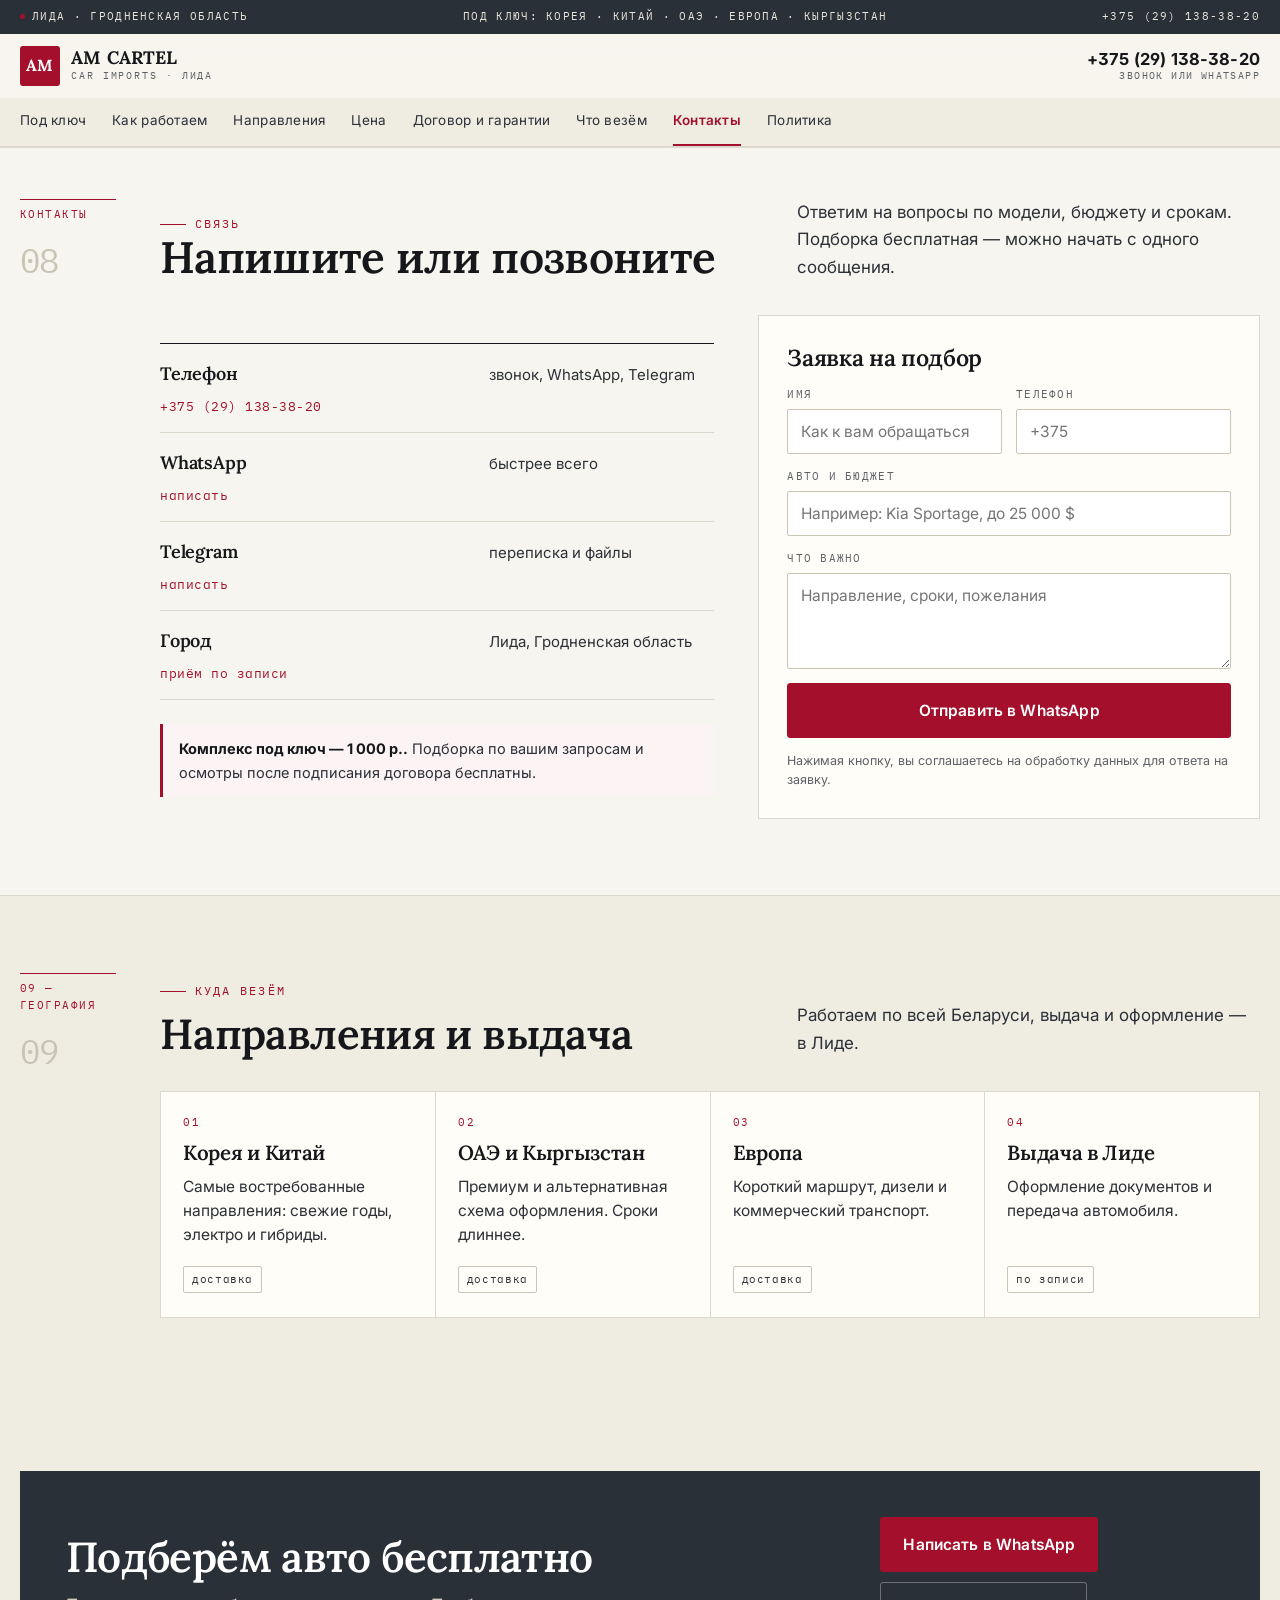
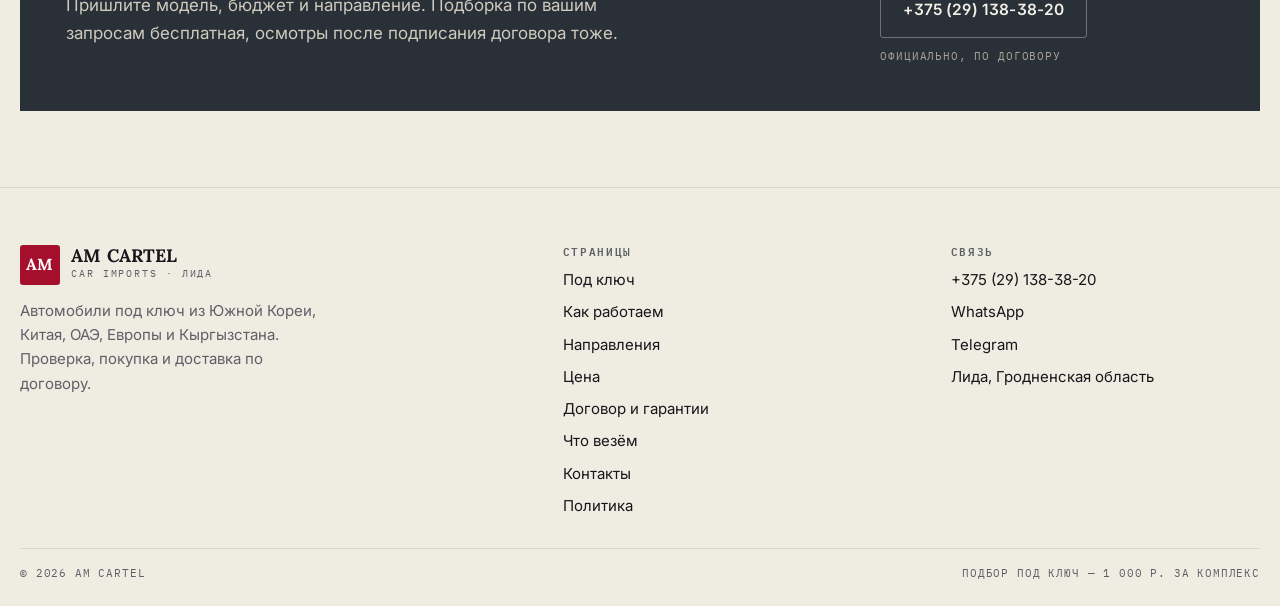
<file: kontakty.html>
<!DOCTYPE html>
<html lang="ru">
<head>
<meta charset="utf-8">
<meta name="viewport" content="width=device-width,initial-scale=1">
<title>Контакты — AM CARTEL, Лида, +375 (29) 138-38-20</title>
<meta name="description" content="Связаться с AM CARTEL: телефон +375 (29) 138-38-20, WhatsApp, Telegram. Лида, Гродненская область. Заявка на подбор автомобиля под ключ.">
<link rel="icon" href="assets/img/favicon.svg" type="image/svg+xml">
<meta property="og:title" content="Контакты — AM CARTEL, Лида, +375 (29) 138-38-20">
<meta property="og:description" content="Связаться с AM CARTEL: телефон +375 (29) 138-38-20, WhatsApp, Telegram. Лида, Гродненская область. Заявка на подбор автомобиля под ключ.">
<meta property="og:type" content="website">
<style>
:root{--paper:#F7F5EF;--ink:#15171A;--crimson:#A4102C;--line:#DCD8CB;--line2:#C9C4B4;--graph:#2A3038;--white:#FFFDF8;--wrap:1240px}
*,*::before,*::after{box-sizing:border-box}
body{margin:0;background:var(--paper);color:var(--ink);font-family:'Inter',system-ui,sans-serif;font-size:17px;line-height:1.62}
img{max-width:100%;height:auto;display:block}
h1,h2,h3{font-family:'Lora',Georgia,serif;font-weight:600;margin:0;line-height:1.08}
a{color:inherit;text-decoration:none}
.wrap{width:min(var(--wrap),calc(100% - 40px));margin-inline:auto}
@media(max-width:600px){.wrap{width:calc(100% - 28px)}}
.topbar{background:var(--graph);color:#E9E6DC}
.topbar__in{display:flex;justify-content:space-between;gap:12px;flex-wrap:wrap;padding:8px 0}
.hdr{position:sticky;top:0;z-index:60;background:rgba(247,245,239,.95);border-bottom:1px solid var(--line)}
.hdr__in{display:flex;align-items:center;gap:14px;padding:12px 0}
.logo{display:flex;align-items:center;gap:11px;margin-right:auto}
.logo__mk{width:40px;height:40px;background:var(--crimson);color:#fff;display:grid;place-items:center;font-family:'Lora',serif;font-weight:700;border-radius:3px}
.logo__t b{display:block;font-family:'Lora',serif;font-size:18px;line-height:1.05}
.logo__t span{display:block;font-size:9.5px;letter-spacing:.18em;text-transform:uppercase;color:#5D6067}
.burger{display:none;width:44px;height:44px;align-items:center;justify-content:center;flex-direction:column;gap:5px;background:transparent;border:1px solid var(--line2);border-radius:3px}
.burger i{display:block;width:18px;height:1.6px;background:var(--ink)}
@media(max-width:1099px){.burger{display:flex}}
.strip{background:#EFECE2;border-bottom:1px solid var(--line);display:none}
@media(min-width:1100px){.strip{display:block}}
.strip__in{display:flex;gap:24px;overflow-x:auto;padding:0}
.strip a{padding:12px 0;font-size:13.5px;border-bottom:2px solid transparent;white-space:nowrap}
.strip a[aria-current]{color:var(--crimson);border-bottom-color:var(--crimson);font-weight:600}
.hero{position:relative;min-height:clamp(500px,72vh,760px);display:flex;align-items:flex-end;overflow:hidden;border-bottom:1px solid var(--line)}
.hero__bg{position:absolute;inset:0;z-index:-2}
.hero__bg img{width:100%;height:100%;object-fit:cover}
.hero::before{content:"";position:absolute;inset:0;z-index:-1;background:linear-gradient(96deg,rgba(247,245,239,.96),rgba(247,245,239,.86) 40%,rgba(247,245,239,.3) 72%,rgba(247,245,239,.1))}
.hero__in{padding:clamp(28px,4.4vw,58px) 0 clamp(22px,3vw,38px);min-width:0}
.hero h1{font-size:clamp(31px,5.2vw,64px);max-width:20ch;margin-top:12px}
.btn{display:inline-flex;align-items:center;justify-content:center;gap:8px;padding:14px 22px;border-radius:3px;border:1px solid var(--crimson);background:var(--crimson);color:#fff;font-weight:600;font-size:15.5px}
.btn--ghost{background:transparent;color:var(--ink);border-color:var(--line2)}
.kick{display:inline-flex;align-items:center;gap:9px;font-size:11.5px;letter-spacing:.18em;text-transform:uppercase;color:var(--crimson)}
.band{padding:clamp(40px,6vw,80px) 0;border-bottom:1px solid var(--line)}
.drawer{position:fixed;inset:0;z-index:120;background:rgba(18,20,24,.55);opacity:0;pointer-events:none;transition:opacity .2s}
.drawer[data-open="true"]{opacity:1;pointer-events:auto}
.drawer__inner{width:min(400px,100%);height:100%;margin-left:auto;background:#FFFDF8;padding:20px;overflow-y:auto;display:flex;flex-direction:column;gap:6px}
body.is-locked{overflow:hidden}
[hidden]{display:none !important}
.fbar{position:fixed;left:0;right:0;bottom:0;z-index:70;display:none;grid-template-columns:repeat(4,1fr);background:var(--graph)}
@media(max-width:1099px){.fbar{display:grid}body{padding-bottom:58px}}
.fbar a{display:flex;flex-direction:column;align-items:center;gap:3px;padding:9px 2px;color:#EDEADF;font-size:9px;letter-spacing:.08em;text-transform:uppercase}
.fbar a:first-child{background:var(--crimson);color:#fff}
</style>
<link rel="preconnect" href="https://fonts.googleapis.com">
<link rel="preconnect" href="https://fonts.gstatic.com" crossorigin>
<link rel="stylesheet" href="https://fonts.googleapis.com/css2?family=Lora:wght@500;600;700&family=Inter:wght@400;500;600&family=IBM+Plex+Mono:wght@400;500&display=swap">
<link rel="stylesheet" href="assets/css/site.v1.css">
</head>
<body>
<a class="skip" href="#main">К содержанию</a>
<div class="topbar"><div class="wrap topbar__in"><span><i class="dot"></i>Лида · Гродненская область</span><span>Под ключ: Корея · Китай · ОАЭ · Европа · Кыргызстан</span><a href="tel:+375291383820">+375 (29) 138-38-20</a></div></div><header class="hdr"><div class="wrap hdr__in"><a class="logo" href="index.html"><span class="logo__mk">AM</span><span class="logo__t"><b>AM CARTEL</b><span>car imports · Лида</span></span></a><div class="hdr__tel"><b><a href="tel:+375291383820">+375 (29) 138-38-20</a></b><span>звонок или WhatsApp</span></div><a class="btn btn--ghost" href="kontakty.html" style="display:none" data-desk>Заявка</a><button class="burger" id="burger" aria-label="Меню" aria-expanded="false" aria-controls="drawer"><i></i><i></i></button></div><nav class="strip" aria-label="Страницы"><div class="wrap strip__in"><a href="index.html">Под ключ</a><a href="process.html">Как работаем</a><a href="napravleniya.html">Направления</a><a href="cena.html">Цена</a><a href="dogovor.html">Договор и гарантии</a><a href="avto.html">Что везём</a><a href="kontakty.html" aria-current="page">Контакты</a><a href="politika.html">Политика</a></div></nav></header>
<main id="main">
<section class="band" style="padding-top:clamp(28px,4vw,52px)"><div class="wrap"><div class="sect sect--side"><div class="sect__side"><span>Контакты</span><b>08</b></div><div class="sect__main"><div class="sect__head"><div><span class="kick">Связь</span><h1 style="font-size:clamp(28px,3.6vw,44px)">Напишите или позвоните</h1></div><p>Ответим на вопросы по модели, бюджету и срокам. Подборка бесплатная — можно начать с одного сообщения.</p></div><div class="split"><div class="split__body"><div class="inv"><div class="inv__row"><b>Телефон</b><span>звонок, WhatsApp, Telegram</span><span class="dots"></span><em><a href="tel:+375291383820">+375 (29) 138-38-20</a></em></div><div class="inv__row"><b>WhatsApp</b><span>быстрее всего</span><span class="dots"></span><em><a href="https://wa.me/375291383820" target="_blank" rel="noopener">написать</a></em></div><div class="inv__row"><b>Telegram</b><span>переписка и файлы</span><span class="dots"></span><em><a href="https://t.me/+375291383820" target="_blank" rel="noopener">написать</a></em></div><div class="inv__row"><b>Город</b><span>Лида, Гродненская область</span><span class="dots"></span><em>приём по записи</em></div></div><div class="note mt24"><b>Комплекс под ключ — 1 000 р..</b> Подборка по вашим запросам и осмотры после подписания договора бесплатны.</div></div><div class="split__media" style="border:0;background:transparent"><form class="form" id="reqForm" novalidate><h3>Заявка на подбор</h3><div class="form__row"><div class="field"><label for="fName">Имя</label><input id="fName" name="name" type="text" placeholder="Как к вам обращаться" required></div><div class="field"><label for="fTel">Телефон</label><input id="fTel" name="tel" type="tel" placeholder="+375" required></div></div><div class="field"><label for="fCar">Авто и бюджет</label><input id="fCar" name="car" type="text" placeholder="Например: Kia Sportage, до 25 000 $"></div><div class="field"><label for="fMsg">Что важно</label><textarea id="fMsg" name="msg" placeholder="Направление, сроки, пожелания"></textarea></div><button class="btn" type="submit">Отправить в WhatsApp</button><small>Нажимая кнопку, вы соглашаетесь на обработку данных для ответа на заявку.</small></form></div></div></div></div></div></section><section class="band band--paper"><div class="wrap"><div class="sect sect--side"><div class="sect__side"><span>09 — география</span><b>09</b></div><div class="sect__main"><div class="sect__head"><div><span class="kick">Куда везём</span><h2>Направления и выдача</h2></div><p>Работаем по всей Беларуси, выдача и оформление — в Лиде.</p></div><div class="cards"><article class="card"><span class="card__n">01</span><h3>Корея и Китай</h3><p>Самые востребованные направления: свежие годы, электро и гибриды.</p><div class="card__tags"><span class="tag">доставка</span></div></article><article class="card"><span class="card__n">02</span><h3>ОАЭ и Кыргызстан</h3><p>Премиум и альтернативная схема оформления. Сроки длиннее.</p><div class="card__tags"><span class="tag">доставка</span></div></article><article class="card"><span class="card__n">03</span><h3>Европа</h3><p>Короткий маршрут, дизели и коммерческий транспорт.</p><div class="card__tags"><span class="tag">доставка</span></div></article><article class="card"><span class="card__n">04</span><h3>Выдача в Лиде</h3><p>Оформление документов и передача автомобиля.</p><div class="card__tags"><span class="tag">по записи</span></div></article></div></div></div></div></section></main>
<section class="band band--paper"><div class="wrap"><div class="cta"><div><h2>Подберём авто бесплатно</h2><p>Пришлите модель, бюджет и направление. Подборка по вашим запросам бесплатная, осмотры после подписания договора тоже.</p></div><div class="cta__act"><a class="btn" href="https://wa.me/375291383820" target="_blank" rel="noopener">Написать в WhatsApp</a><a class="btn btn--ghost" href="tel:+375291383820">+375 (29) 138-38-20</a><small>Официально, по договору</small></div></div></div></section>
<footer class="foot"><div class="wrap"><div class="foot__grid"><div><a class="logo" href="index.html"><span class="logo__mk">AM</span><span class="logo__t"><b>AM CARTEL</b><span>car imports · Лида</span></span></a><p style="margin-top:14px;color:#5D6067;font-size:15px;max-width:34ch">Автомобили под ключ из Южной Кореи, Китая, ОАЭ, Европы и Кыргызстана. Проверка, покупка и доставка по договору.</p></div><div><h4>Страницы</h4><ul><li><a href="index.html">Под ключ</a></li><li><a href="process.html">Как работаем</a></li><li><a href="napravleniya.html">Направления</a></li><li><a href="cena.html">Цена</a></li><li><a href="dogovor.html">Договор и гарантии</a></li><li><a href="avto.html">Что везём</a></li><li><a href="kontakty.html">Контакты</a></li><li><a href="politika.html">Политика</a></li></ul></div><div><h4>Связь</h4><ul><li><a href="tel:+375291383820">+375 (29) 138-38-20</a></li><li><a href="https://wa.me/375291383820" target="_blank" rel="noopener">WhatsApp</a></li><li><a href="https://t.me/+375291383820" target="_blank" rel="noopener">Telegram</a></li><li>Лида, Гродненская область</li></ul></div></div><div class="foot__bottom"><span>© 2026 AM CARTEL</span><span>Подбор под ключ — 1 000 р. за комплекс</span></div></div></footer>
<div class="fbar" aria-label="Быстрая связь"><a href="tel:+375291383820"><svg viewBox="0 0 24 24"><path d="M6.6 3.5l3 3-2 2.4a12 12 0 005.5 5.5l2.4-2 3 3-2 2.6c-1.2 1.4-3 1.7-4.6 1A16.5 16.5 0 013.4 8.1c-.7-1.6-.4-3.4 1-4.6z"/></svg>Позвонить</a><a href="https://wa.me/375291383820" target="_blank" rel="noopener"><svg viewBox="0 0 24 24"><path d="M3 21l1.7-5A8.6 8.6 0 013.4 11a8.6 8.6 0 118.6 8.6 8.9 8.9 0 01-4.4-1.2z"/><path d="M8.6 8.2c.3-.6.5-.6.9-.6h.7c.2 0 .5 0 .7.5l.8 1.9c.1.3 0 .5-.1.7l-.5.6c-.2.2-.2.4-.1.6a6 6 0 002.8 2.4c.3.1.5.1.7-.1l.7-.8c.2-.2.4-.2.6-.1l1.8.9c.3.1.4.3.4.5v.6c0 .7-.5 1.4-1.2 1.6-.6.2-1.4.3-2.3 0a10 10 0 01-3.6-2.2 9.4 9.4 0 01-1.9-3c-.2-.8-.1-1.6.1-2.1z"/></svg>WhatsApp</a><a href="https://t.me/+375291383820" target="_blank" rel="noopener"><svg viewBox="0 0 24 24"><path d="M21 4L3 11l5 1.8L10 19l3-3.4 4.6 3z"/><path d="M8 12.8L18 6l-7 8.6"/></svg>Telegram</a><a href="viber://chat?number=%2B375291383820"><svg viewBox="0 0 24 24"><path d="M12 3c5 0 8 3.2 8 7.6 0 4.5-3.2 7.4-8 7.4-.7 0-1.4 0-2-.2L6 21l.8-3.4A7.3 7.3 0 014 10.6C4 6.2 7 3 12 3z"/><path d="M9 8.5c1.2 3 2.4 4.2 5 5"/></svg>Viber</a></div>
<div class="drawer" id="drawer" data-open="false" role="dialog" aria-modal="true" aria-label="Меню"><div class="drawer__inner"><div class="drawer__top"><span class="mono">Меню</span><button class="drawer__x" id="drawerClose" aria-label="Закрыть меню">×</button></div><a class="dl" href="index.html">Под ключ<span>01</span></a><a class="dl" href="process.html">Как работаем<span>02</span></a><a class="dl" href="napravleniya.html">Направления<span>03</span></a><a class="dl" href="cena.html">Цена<span>04</span></a><a class="dl" href="dogovor.html">Договор и гарантии<span>05</span></a><a class="dl" href="avto.html">Что везём<span>06</span></a><a class="dl" href="kontakty.html">Контакты<span>07</span></a><a class="dl" href="politika.html">Политика<span>08</span></a><div class="drawer__foot"><a class="btn" href="https://wa.me/375291383820" target="_blank" rel="noopener">WhatsApp</a><a class="btn btn--ghost" href="tel:+375291383820">+375 (29) 138-38-20</a></div></div></div>
<script src="assets/js/main.v1.js" defer></script>
</body>
</html>
</file>
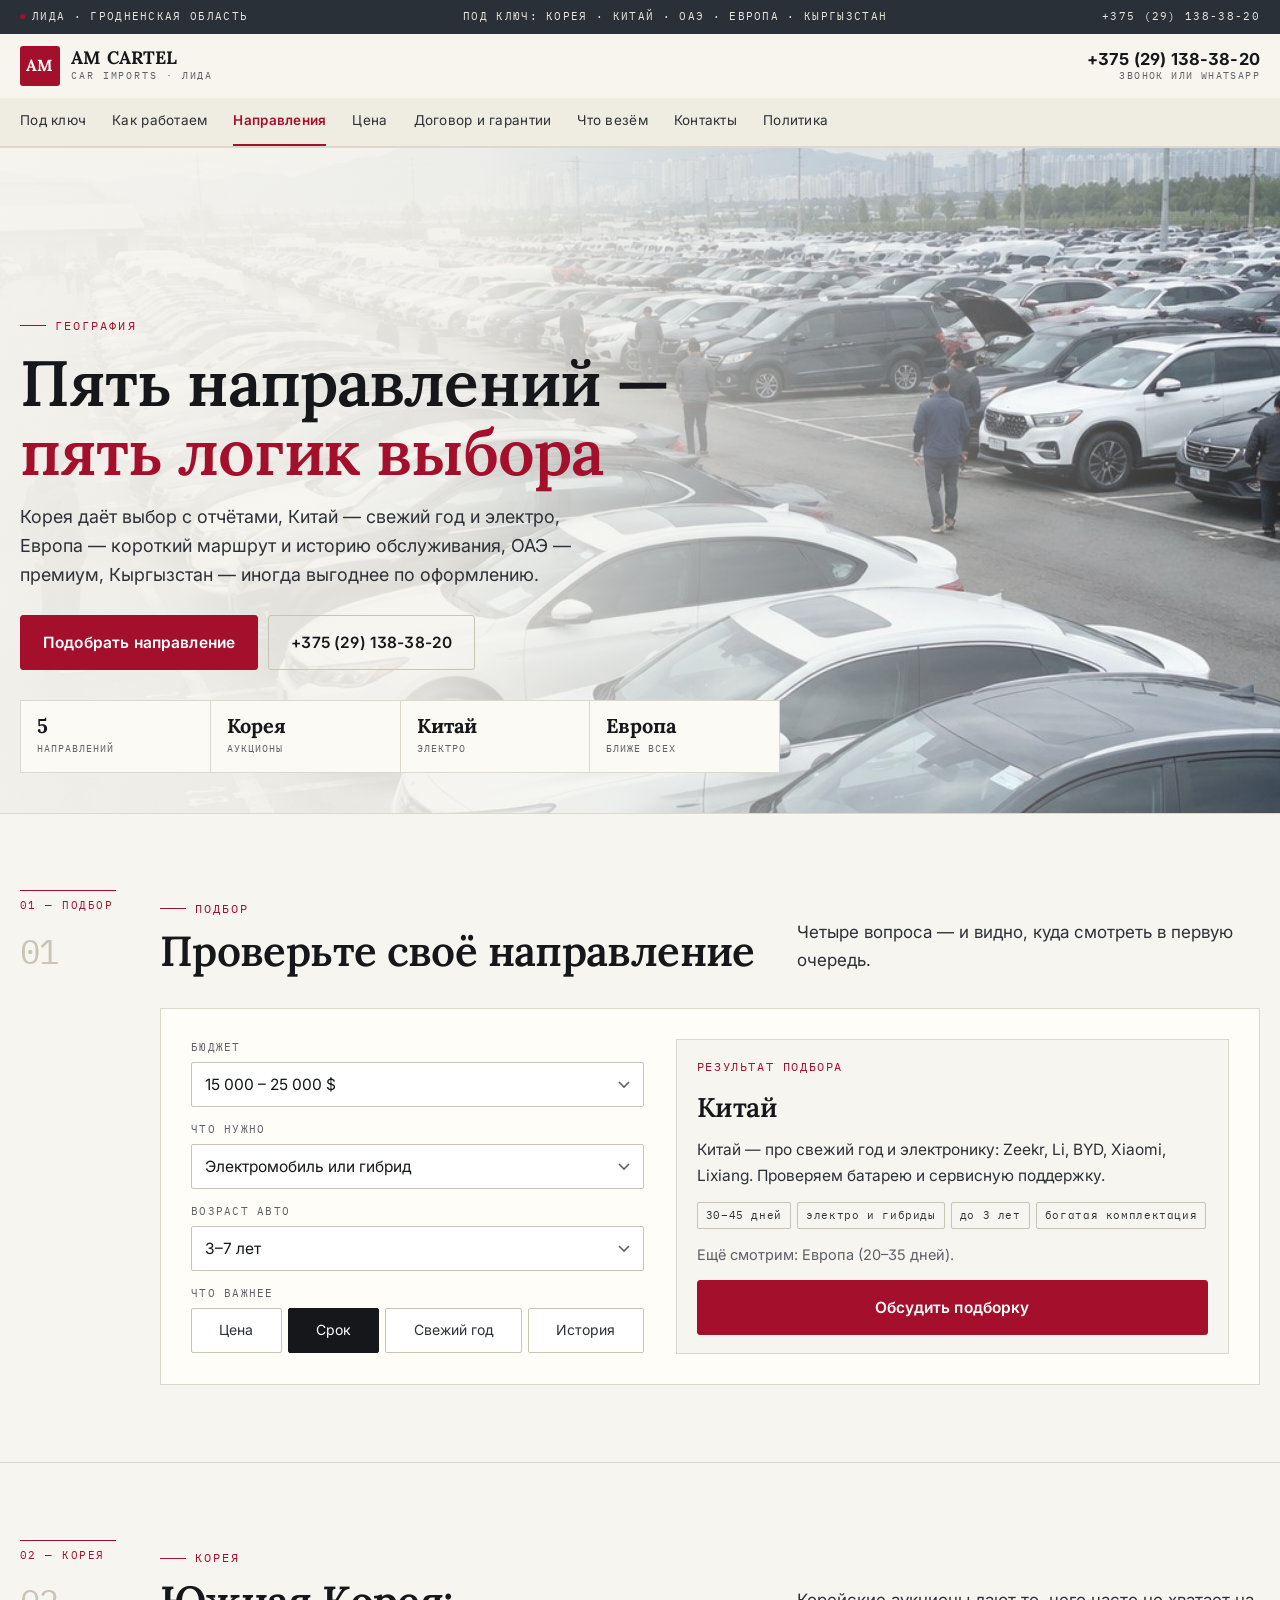
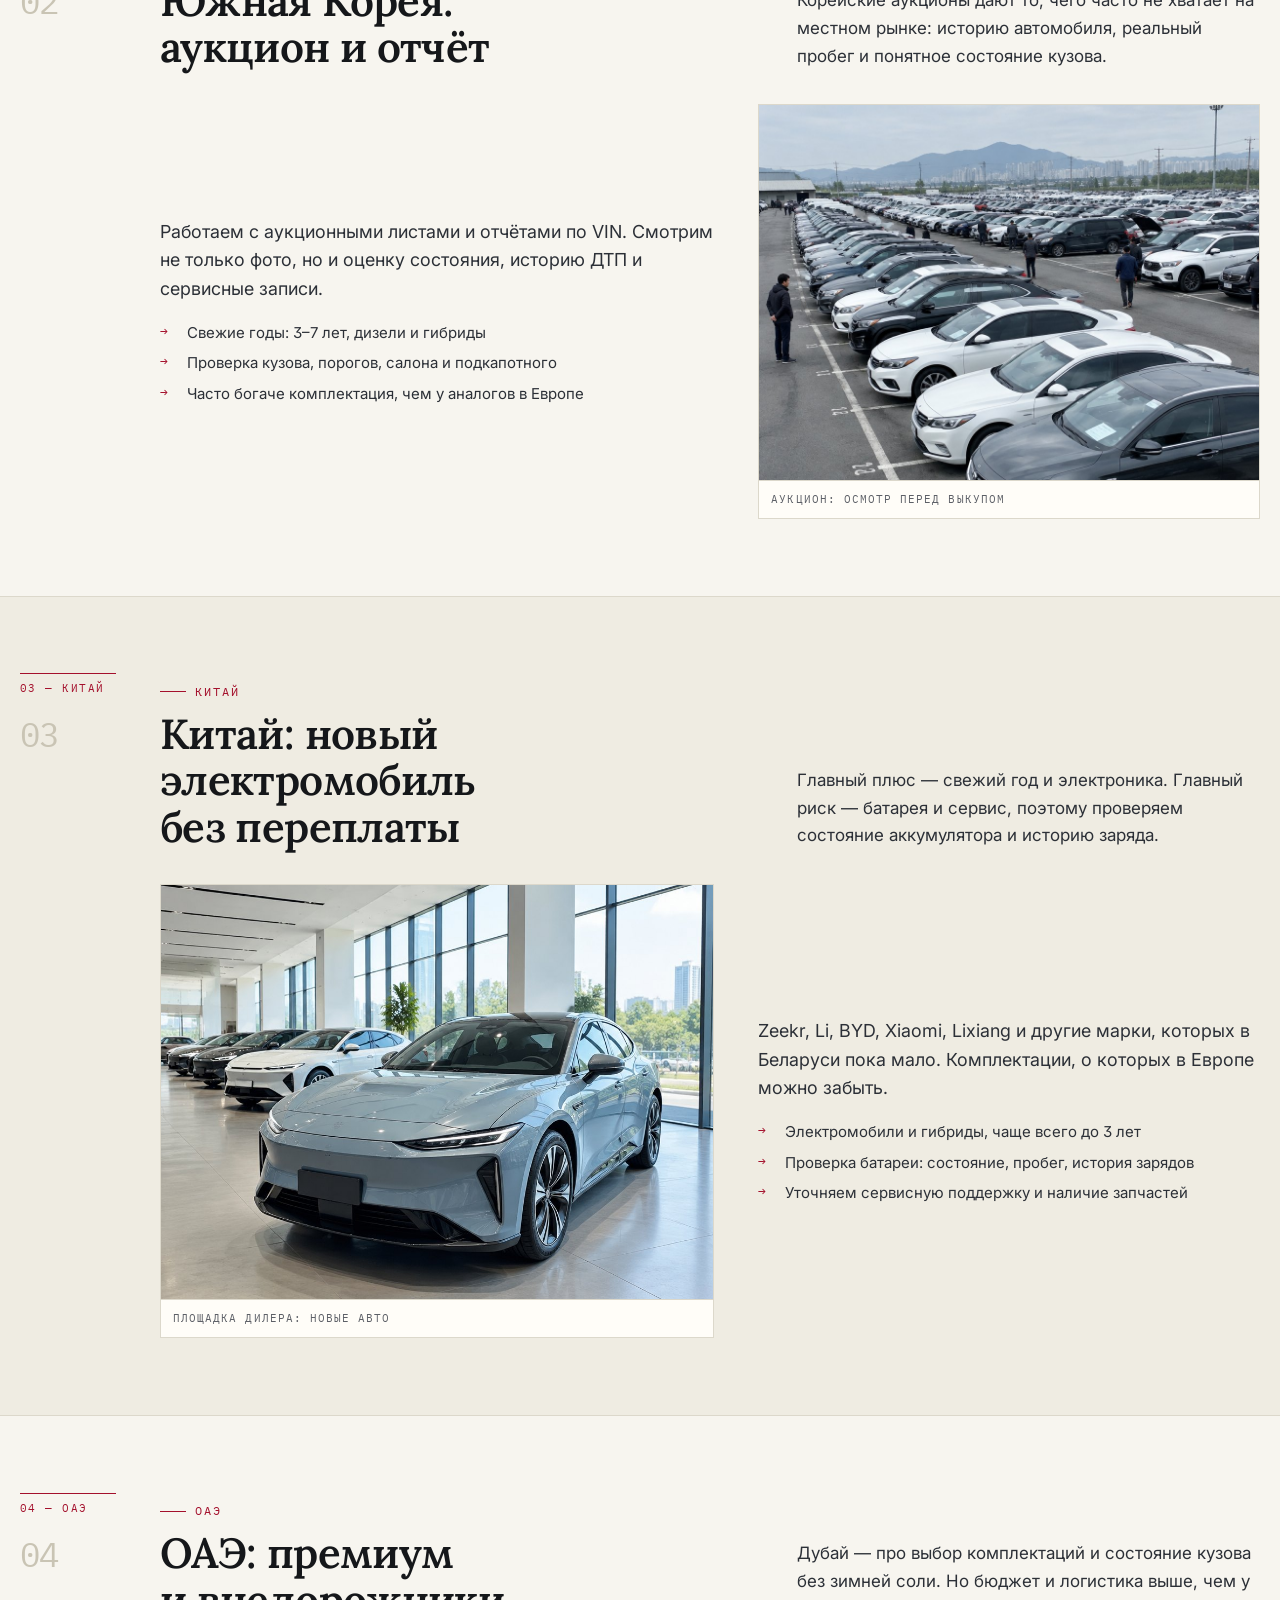
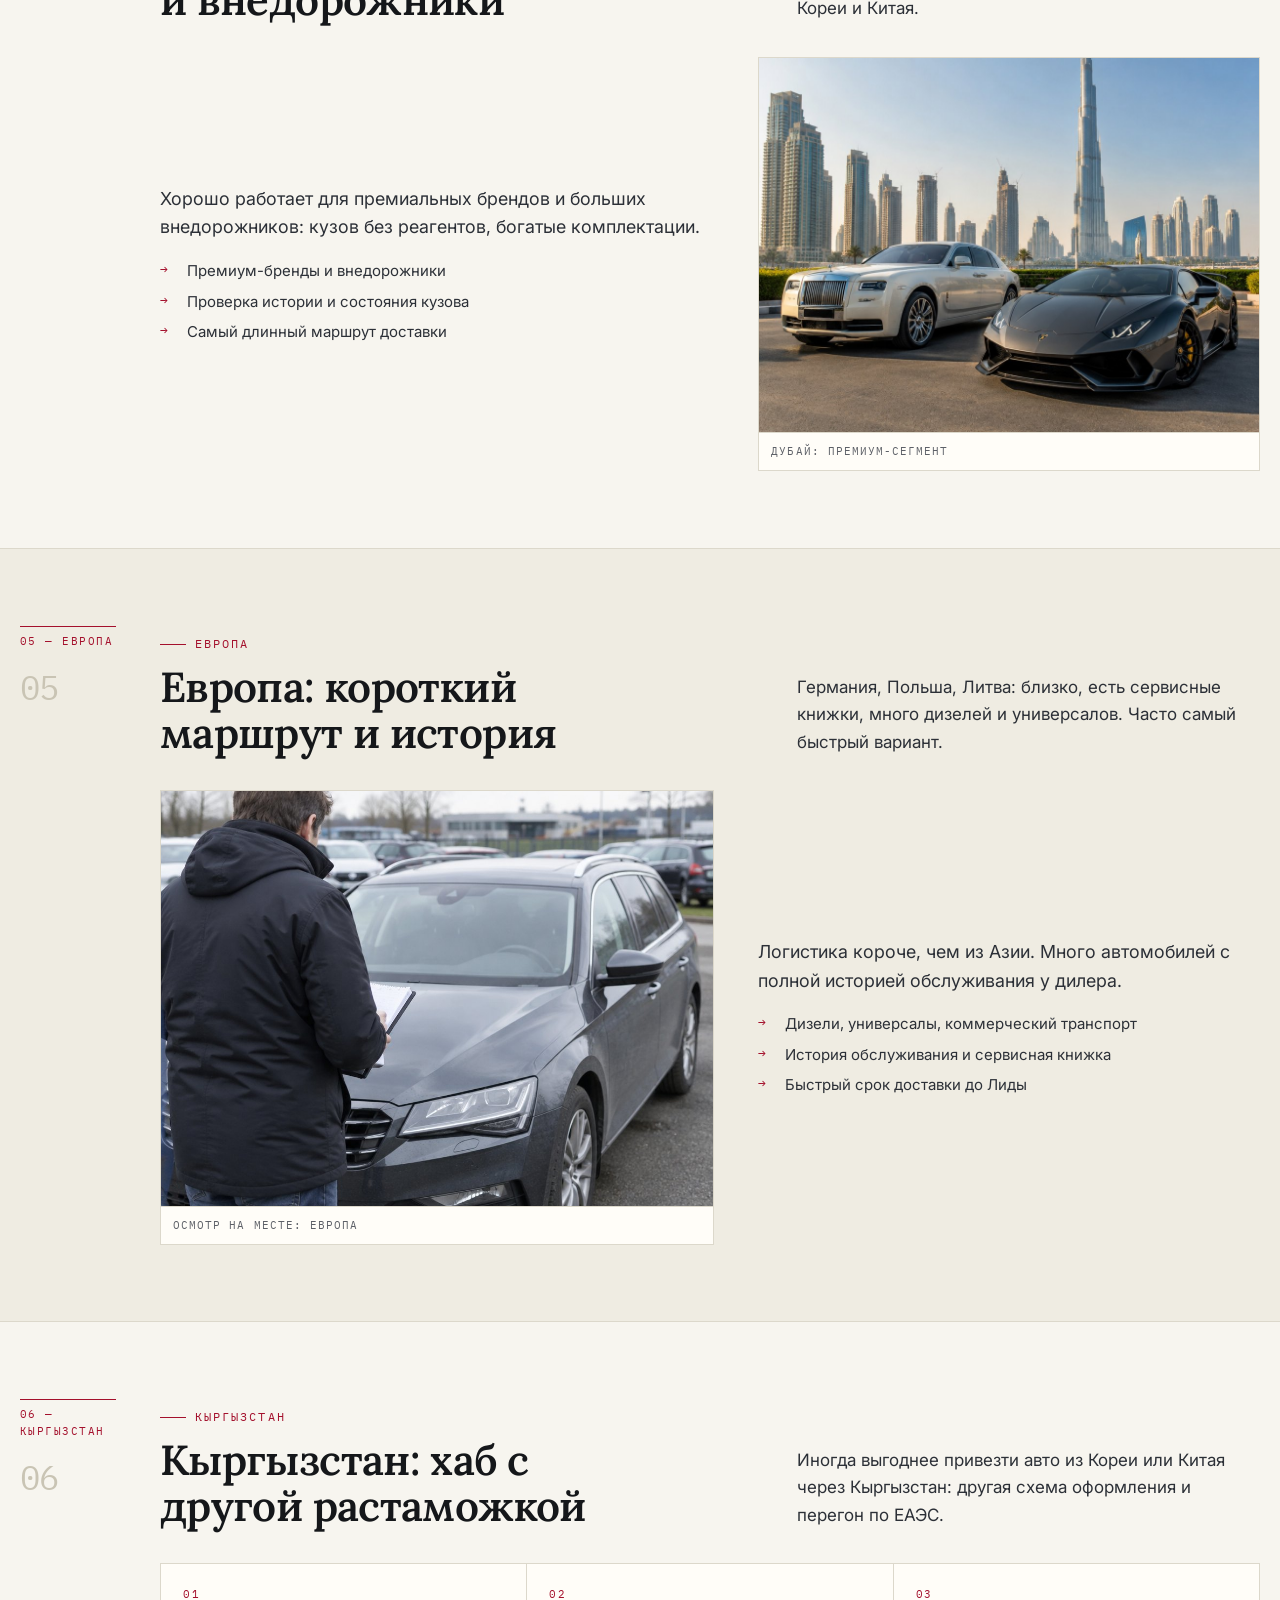
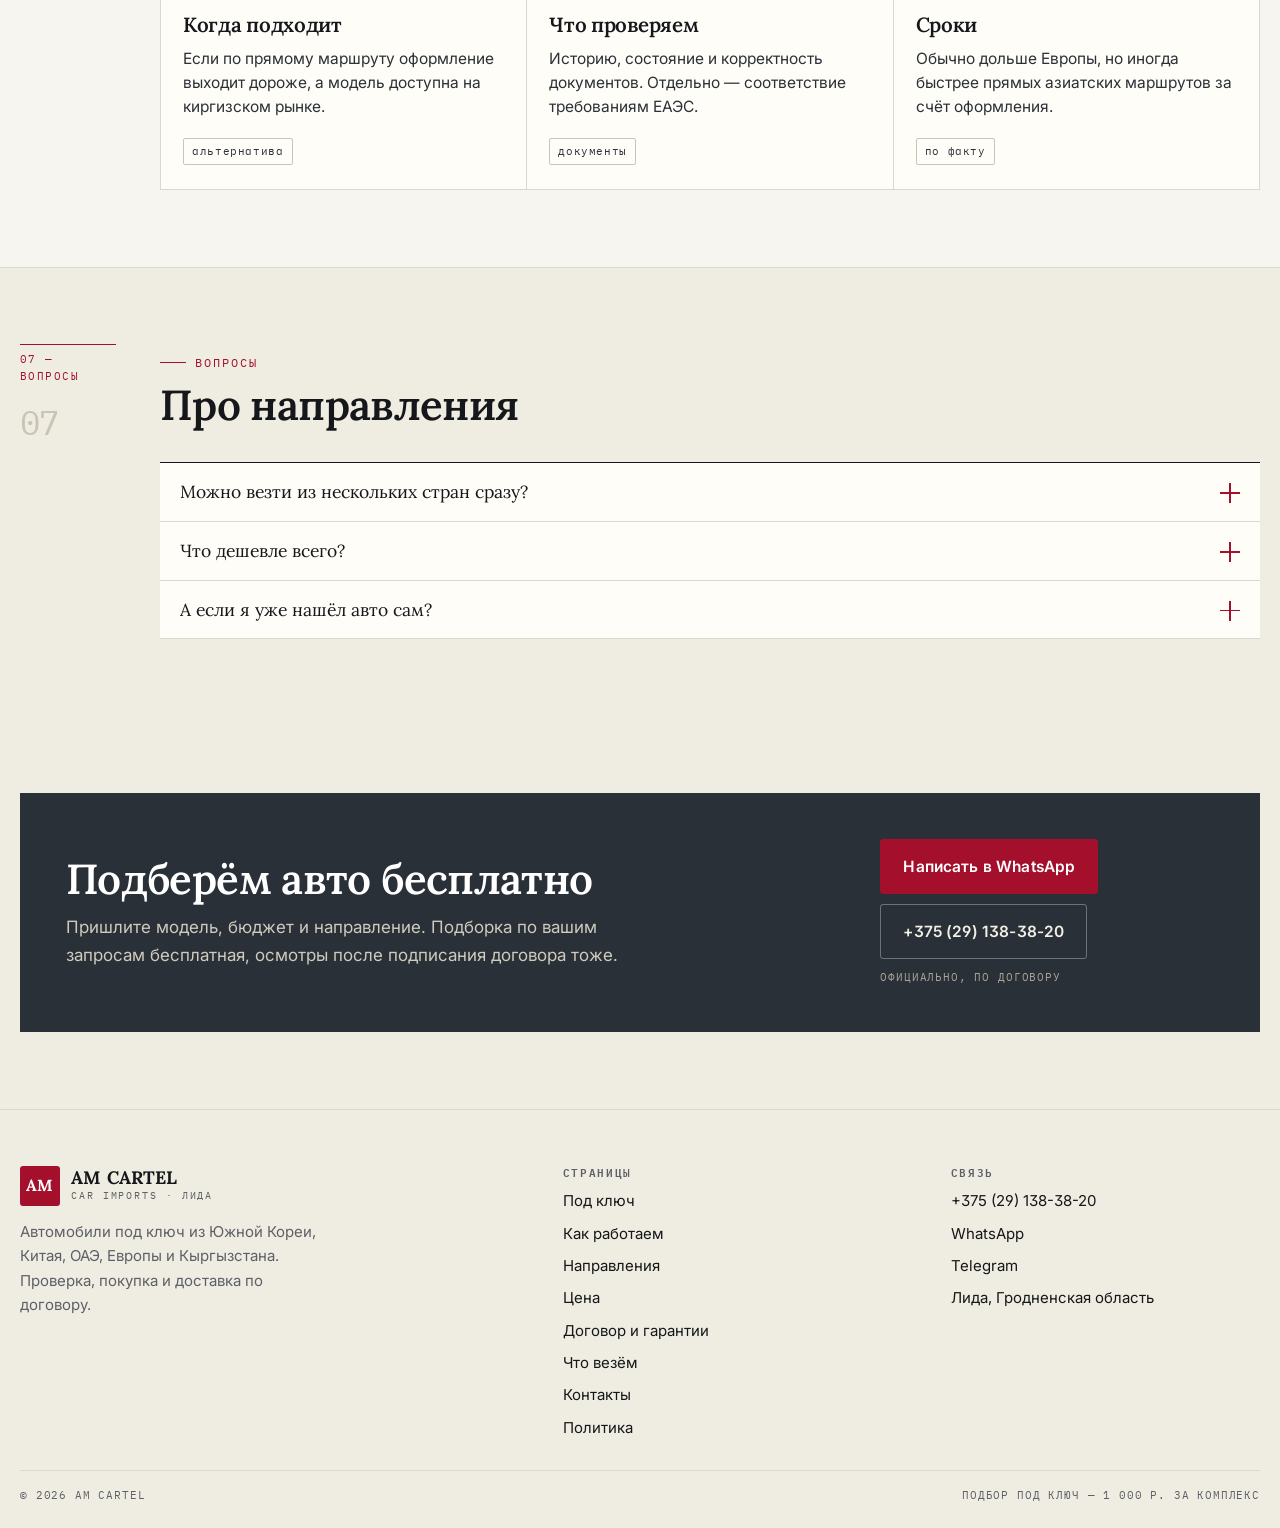
<file: napravleniya.html>
<!DOCTYPE html>
<html lang="ru">
<head>
<meta charset="utf-8">
<meta name="viewport" content="width=device-width,initial-scale=1">
<title>Направления: Корея, Китай, ОАЭ, Европа, Кыргызстан — AM CARTEL</title>
<meta name="description" content="Чем отличаются направления: аукционы Кореи, новые электромобили Китая, премиум ОАЭ, дизели Европы и хаб Кыргызстана. Сроки, особенности, на что смотреть.">
<link rel="icon" href="assets/img/favicon.svg" type="image/svg+xml">
<meta property="og:title" content="Направления: Корея, Китай, ОАЭ, Европа, Кыргызстан — AM CARTEL">
<meta property="og:description" content="Чем отличаются направления: аукционы Кореи, новые электромобили Китая, премиум ОАЭ, дизели Европы и хаб Кыргызстана. Сроки, особенности, на что смотреть.">
<meta property="og:type" content="website">
<style>
:root{--paper:#F7F5EF;--ink:#15171A;--crimson:#A4102C;--line:#DCD8CB;--line2:#C9C4B4;--graph:#2A3038;--white:#FFFDF8;--wrap:1240px}
*,*::before,*::after{box-sizing:border-box}
body{margin:0;background:var(--paper);color:var(--ink);font-family:'Inter',system-ui,sans-serif;font-size:17px;line-height:1.62}
img{max-width:100%;height:auto;display:block}
h1,h2,h3{font-family:'Lora',Georgia,serif;font-weight:600;margin:0;line-height:1.08}
a{color:inherit;text-decoration:none}
.wrap{width:min(var(--wrap),calc(100% - 40px));margin-inline:auto}
@media(max-width:600px){.wrap{width:calc(100% - 28px)}}
.topbar{background:var(--graph);color:#E9E6DC}
.topbar__in{display:flex;justify-content:space-between;gap:12px;flex-wrap:wrap;padding:8px 0}
.hdr{position:sticky;top:0;z-index:60;background:rgba(247,245,239,.95);border-bottom:1px solid var(--line)}
.hdr__in{display:flex;align-items:center;gap:14px;padding:12px 0}
.logo{display:flex;align-items:center;gap:11px;margin-right:auto}
.logo__mk{width:40px;height:40px;background:var(--crimson);color:#fff;display:grid;place-items:center;font-family:'Lora',serif;font-weight:700;border-radius:3px}
.logo__t b{display:block;font-family:'Lora',serif;font-size:18px;line-height:1.05}
.logo__t span{display:block;font-size:9.5px;letter-spacing:.18em;text-transform:uppercase;color:#5D6067}
.burger{display:none;width:44px;height:44px;align-items:center;justify-content:center;flex-direction:column;gap:5px;background:transparent;border:1px solid var(--line2);border-radius:3px}
.burger i{display:block;width:18px;height:1.6px;background:var(--ink)}
@media(max-width:1099px){.burger{display:flex}}
.strip{background:#EFECE2;border-bottom:1px solid var(--line);display:none}
@media(min-width:1100px){.strip{display:block}}
.strip__in{display:flex;gap:24px;overflow-x:auto;padding:0}
.strip a{padding:12px 0;font-size:13.5px;border-bottom:2px solid transparent;white-space:nowrap}
.strip a[aria-current]{color:var(--crimson);border-bottom-color:var(--crimson);font-weight:600}
.hero{position:relative;min-height:clamp(500px,72vh,760px);display:flex;align-items:flex-end;overflow:hidden;border-bottom:1px solid var(--line)}
.hero__bg{position:absolute;inset:0;z-index:-2}
.hero__bg img{width:100%;height:100%;object-fit:cover}
.hero::before{content:"";position:absolute;inset:0;z-index:-1;background:linear-gradient(96deg,rgba(247,245,239,.96),rgba(247,245,239,.86) 40%,rgba(247,245,239,.3) 72%,rgba(247,245,239,.1))}
.hero__in{padding:clamp(28px,4.4vw,58px) 0 clamp(22px,3vw,38px);min-width:0}
.hero h1{font-size:clamp(31px,5.2vw,64px);max-width:20ch;margin-top:12px}
.btn{display:inline-flex;align-items:center;justify-content:center;gap:8px;padding:14px 22px;border-radius:3px;border:1px solid var(--crimson);background:var(--crimson);color:#fff;font-weight:600;font-size:15.5px}
.btn--ghost{background:transparent;color:var(--ink);border-color:var(--line2)}
.kick{display:inline-flex;align-items:center;gap:9px;font-size:11.5px;letter-spacing:.18em;text-transform:uppercase;color:var(--crimson)}
.band{padding:clamp(40px,6vw,80px) 0;border-bottom:1px solid var(--line)}
.drawer{position:fixed;inset:0;z-index:120;background:rgba(18,20,24,.55);opacity:0;pointer-events:none;transition:opacity .2s}
.drawer[data-open="true"]{opacity:1;pointer-events:auto}
.drawer__inner{width:min(400px,100%);height:100%;margin-left:auto;background:#FFFDF8;padding:20px;overflow-y:auto;display:flex;flex-direction:column;gap:6px}
body.is-locked{overflow:hidden}
[hidden]{display:none !important}
.fbar{position:fixed;left:0;right:0;bottom:0;z-index:70;display:none;grid-template-columns:repeat(4,1fr);background:var(--graph)}
@media(max-width:1099px){.fbar{display:grid}body{padding-bottom:58px}}
.fbar a{display:flex;flex-direction:column;align-items:center;gap:3px;padding:9px 2px;color:#EDEADF;font-size:9px;letter-spacing:.08em;text-transform:uppercase}
.fbar a:first-child{background:var(--crimson);color:#fff}
</style>
<link rel="preconnect" href="https://fonts.googleapis.com">
<link rel="preconnect" href="https://fonts.gstatic.com" crossorigin>
<link rel="stylesheet" href="https://fonts.googleapis.com/css2?family=Lora:wght@500;600;700&family=Inter:wght@400;500;600&family=IBM+Plex+Mono:wght@400;500&display=swap">
<link rel="stylesheet" href="assets/css/site.v1.css">
</head>
<body>
<a class="skip" href="#main">К содержанию</a>
<div class="topbar"><div class="wrap topbar__in"><span><i class="dot"></i>Лида · Гродненская область</span><span>Под ключ: Корея · Китай · ОАЭ · Европа · Кыргызстан</span><a href="tel:+375291383820">+375 (29) 138-38-20</a></div></div><header class="hdr"><div class="wrap hdr__in"><a class="logo" href="index.html"><span class="logo__mk">AM</span><span class="logo__t"><b>AM CARTEL</b><span>car imports · Лида</span></span></a><div class="hdr__tel"><b><a href="tel:+375291383820">+375 (29) 138-38-20</a></b><span>звонок или WhatsApp</span></div><a class="btn btn--ghost" href="kontakty.html" style="display:none" data-desk>Заявка</a><button class="burger" id="burger" aria-label="Меню" aria-expanded="false" aria-controls="drawer"><i></i><i></i></button></div><nav class="strip" aria-label="Страницы"><div class="wrap strip__in"><a href="index.html">Под ключ</a><a href="process.html">Как работаем</a><a href="napravleniya.html" aria-current="page">Направления</a><a href="cena.html">Цена</a><a href="dogovor.html">Договор и гарантии</a><a href="avto.html">Что везём</a><a href="kontakty.html">Контакты</a><a href="politika.html">Политика</a></div></nav></header>
<main id="main">
<section class="hero"><div class="hero__bg"><img src="assets/img/korea.jpg" alt="Аукционная площадка с автомобилями" fetchpriority="high"></div><div class="wrap hero__in"><span class="kick">География</span><h1>Пять направлений — <em>пять логик выбора</em></h1><p class="lead">Корея даёт выбор с отчётами, Китай — свежий год и электро, Европа — короткий маршрут и историю обслуживания, ОАЭ — премиум, Кыргызстан — иногда выгоднее по оформлению.</p><div class="hero__cta"><a class="btn" href="#pick">Подобрать направление</a><a class="btn btn--ghost" href="tel:+375291383820">+375 (29) 138-38-20</a></div><div class="figs"><div><b>5</b><span>направлений</span></div><div><b>Корея</b><span>аукционы</span></div><div><b>Китай</b><span>электро</span></div><div><b>Европа</b><span>ближе всех</span></div></div></div></section><section id="pick" class="band "><div class="wrap"><div class="sect sect--side"><div class="sect__side"><span>01 — подбор</span><b>01</b></div><div class="sect__main"><div class="sect__head"><div><span class="kick">Подбор</span><h2>Проверьте своё направление</h2></div><p>Четыре вопроса — и видно, куда смотреть в первую очередь.</p></div><div class="pick"><div class="pick__form"><div class="field"><label for="pBudget">Бюджет</label><select id="pBudget"><option value="low">до 15 000 $</option><option value="mid" selected>15 000 – 25 000 $</option><option value="high">25 000 – 40 000 $</option><option value="top">больше 40 000 $</option></select></div><div class="field"><label for="pType">Что нужно</label><select id="pType"><option value="ice">Бензин или дизель</option><option value="ev" selected>Электромобиль или гибрид</option><option value="suv">Кроссовер или внедорожник</option><option value="premium">Премиум-бренд</option><option value="van">Микроавтобус или коммерческий</option></select></div><div class="field"><label for="pAge">Возраст авто</label><select id="pAge"><option value="new">до 3 лет</option><option value="mid" selected>3–7 лет</option><option value="old">старше 7 лет</option></select></div><div class="field"><label>Что важнее</label><div class="seg" id="pGoal"><button type="button" data-g="price" aria-pressed="false">Цена</button><button type="button" data-g="fast" aria-pressed="true">Срок</button><button type="button" data-g="fresh" aria-pressed="false">Свежий год</button><button type="button" data-g="history" aria-pressed="false">История</button></div></div></div><div class="pick__out" id="pickOut" aria-live="polite"><span class="mono">Результат подбора</span><h3>Китай</h3><p style="color:#2C3037;font-size:15.5px">Выберите бюджет, тип авто и приоритет — покажем направление, срок и на что смотреть.</p><div class="pick__meta"><span class="tag">электро и гибриды</span><span class="tag">30–45 дней</span><span class="tag">свежий год</span></div><div class="note"><b>Подборка бесплатная.</b> Пришлите модель и бюджет — вернёмся с вариантами и ценами по факту.</div></div></div></div></div></div></section><section class="band "><div class="wrap"><div class="sect sect--side"><div class="sect__side"><span>02 — Корея</span><b>02</b></div><div class="sect__main"><div class="sect__head"><div><span class="kick">Корея</span><h2>Южная Корея: аукцион и отчёт</h2></div><p>Корейские аукционы дают то, чего часто не хватает на местном рынке: историю автомобиля, реальный пробег и понятное состояние кузова.</p></div><div class="split"><div class="split__body"><p class="lead">Работаем с аукционными листами и отчётами по VIN. Смотрим не только фото, но и оценку состояния, историю ДТП и сервисные записи.</p><ul class="pick__list mt18"><li>Свежие годы: 3–7 лет, дизели и гибриды</li><li>Проверка кузова, порогов, салона и подкапотного</li><li>Часто богаче комплектация, чем у аналогов в Европе</li></ul></div><div class="split__media"><img src="assets/img/korea.jpg" alt="Аукционная площадка в Корее" loading="lazy"><div class="split__cap">Аукцион: осмотр перед выкупом</div></div></div></div></div></div></section><section class="band band--paper"><div class="wrap"><div class="sect sect--side"><div class="sect__side"><span>03 — Китай</span><b>03</b></div><div class="sect__main"><div class="sect__head"><div><span class="kick">Китай</span><h2>Китай: новый электромобиль без переплаты</h2></div><p>Главный плюс — свежий год и электроника. Главный риск — батарея и сервис, поэтому проверяем состояние аккумулятора и историю заряда.</p></div><div class="split split--rev"><div class="split__body"><p class="lead">Zeekr, Li, BYD, Xiaomi, Lixiang и другие марки, которых в Беларуси пока мало. Комплектации, о которых в Европе можно забыть.</p><ul class="pick__list mt18"><li>Электромобили и гибриды, чаще всего до 3 лет</li><li>Проверка батареи: состояние, пробег, история зарядов</li><li>Уточняем сервисную поддержку и наличие запчастей</li></ul></div><div class="split__media"><img src="assets/img/china.jpg" alt="Новые электромобили в шоуруме" loading="lazy"><div class="split__cap">Площадка дилера: новые авто</div></div></div></div></div></div></section><section class="band "><div class="wrap"><div class="sect sect--side"><div class="sect__side"><span>04 — ОАЭ</span><b>04</b></div><div class="sect__main"><div class="sect__head"><div><span class="kick">ОАЭ</span><h2>ОАЭ: премиум и внедорожники</h2></div><p>Дубай — про выбор комплектаций и состояние кузова без зимней соли. Но бюджет и логистика выше, чем у Кореи и Китая.</p></div><div class="split"><div class="split__body"><p class="lead">Хорошо работает для премиальных брендов и больших внедорожников: кузов без реагентов, богатые комплектации.</p><ul class="pick__list mt18"><li>Премиум-бренды и внедорожники</li><li>Проверка истории и состояния кузова</li><li>Самый длинный маршрут доставки</li></ul></div><div class="split__media"><img src="assets/img/uae.jpg" alt="Автомобили на площадке в Дубае" loading="lazy"><div class="split__cap">Дубай: премиум-сегмент</div></div></div></div></div></div></section><section class="band band--paper"><div class="wrap"><div class="sect sect--side"><div class="sect__side"><span>05 — Европа</span><b>05</b></div><div class="sect__main"><div class="sect__head"><div><span class="kick">Европа</span><h2>Европа: короткий маршрут и история</h2></div><p>Германия, Польша, Литва: близко, есть сервисные книжки, много дизелей и универсалов. Часто самый быстрый вариант.</p></div><div class="split split--rev"><div class="split__body"><p class="lead">Логистика короче, чем из Азии. Много автомобилей с полной историей обслуживания у дилера.</p><ul class="pick__list mt18"><li>Дизели, универсалы, коммерческий транспорт</li><li>История обслуживания и сервисная книжка</li><li>Быстрый срок доставки до Лиды</li></ul></div><div class="split__media"><img src="assets/img/europe.jpg" alt="Осмотр автомобиля на площадке в Европе" loading="lazy"><div class="split__cap">Осмотр на месте: Европа</div></div></div></div></div></div></section><section class="band "><div class="wrap"><div class="sect sect--side"><div class="sect__side"><span>06 — Кыргызстан</span><b>06</b></div><div class="sect__main"><div class="sect__head"><div><span class="kick">Кыргызстан</span><h2>Кыргызстан: хаб с другой растаможкой</h2></div><p>Иногда выгоднее привезти авто из Кореи или Китая через Кыргызстан: другая схема оформления и перегон по ЕАЭС.</p></div><div class="cards"><article class="card"><span class="card__n">01</span><h3>Когда подходит</h3><p>Если по прямому маршруту оформление выходит дороже, а модель доступна на киргизском рынке.</p><div class="card__tags"><span class="tag">альтернатива</span></div></article><article class="card"><span class="card__n">02</span><h3>Что проверяем</h3><p>Историю, состояние и корректность документов. Отдельно — соответствие требованиям ЕАЭС.</p><div class="card__tags"><span class="tag">документы</span></div></article><article class="card"><span class="card__n">03</span><h3>Сроки</h3><p>Обычно дольше Европы, но иногда быстрее прямых азиатских маршрутов за счёт оформления.</p><div class="card__tags"><span class="tag">по факту</span></div></article></div></div></div></div></section><section class="band band--paper"><div class="wrap"><div class="sect sect--side"><div class="sect__side"><span>07 — вопросы</span><b>07</b></div><div class="sect__main"><div class="sect__head"><div><span class="kick">Вопросы</span><h2>Про направления</h2></div><p></p></div><div class="faq"><div class="faq__i" data-open="false"><button class="faq__q" type="button">Можно везти из нескольких стран сразу?<i></i></button><div class="faq__a"><p>Да, параллельно смотрим варианты по всем направлениям. Выбираете лучший по цене, состоянию и сроку.</p></div></div><div class="faq__i" data-open="false"><button class="faq__q" type="button">Что дешевле всего?<i></i></button><div class="faq__a"><p>Зависит от модели и возраста. Европа часто выигрывает по логистике, Китай — по свежести и комплектации, Корея — по выбору.</p></div></div><div class="faq__i" data-open="false"><button class="faq__q" type="button">А если я уже нашёл авто сам?<i></i></button><div class="faq__a"><p>Проверим и поможем с покупкой и доставкой. Осмотр и отчёт по VIN — часть комплекса.</p></div></div></div></div></div></div></section></main>
<section class="band band--paper"><div class="wrap"><div class="cta"><div><h2>Подберём авто бесплатно</h2><p>Пришлите модель, бюджет и направление. Подборка по вашим запросам бесплатная, осмотры после подписания договора тоже.</p></div><div class="cta__act"><a class="btn" href="https://wa.me/375291383820" target="_blank" rel="noopener">Написать в WhatsApp</a><a class="btn btn--ghost" href="tel:+375291383820">+375 (29) 138-38-20</a><small>Официально, по договору</small></div></div></div></section>
<footer class="foot"><div class="wrap"><div class="foot__grid"><div><a class="logo" href="index.html"><span class="logo__mk">AM</span><span class="logo__t"><b>AM CARTEL</b><span>car imports · Лида</span></span></a><p style="margin-top:14px;color:#5D6067;font-size:15px;max-width:34ch">Автомобили под ключ из Южной Кореи, Китая, ОАЭ, Европы и Кыргызстана. Проверка, покупка и доставка по договору.</p></div><div><h4>Страницы</h4><ul><li><a href="index.html">Под ключ</a></li><li><a href="process.html">Как работаем</a></li><li><a href="napravleniya.html">Направления</a></li><li><a href="cena.html">Цена</a></li><li><a href="dogovor.html">Договор и гарантии</a></li><li><a href="avto.html">Что везём</a></li><li><a href="kontakty.html">Контакты</a></li><li><a href="politika.html">Политика</a></li></ul></div><div><h4>Связь</h4><ul><li><a href="tel:+375291383820">+375 (29) 138-38-20</a></li><li><a href="https://wa.me/375291383820" target="_blank" rel="noopener">WhatsApp</a></li><li><a href="https://t.me/+375291383820" target="_blank" rel="noopener">Telegram</a></li><li>Лида, Гродненская область</li></ul></div></div><div class="foot__bottom"><span>© 2026 AM CARTEL</span><span>Подбор под ключ — 1 000 р. за комплекс</span></div></div></footer>
<div class="fbar" aria-label="Быстрая связь"><a href="tel:+375291383820"><svg viewBox="0 0 24 24"><path d="M6.6 3.5l3 3-2 2.4a12 12 0 005.5 5.5l2.4-2 3 3-2 2.6c-1.2 1.4-3 1.7-4.6 1A16.5 16.5 0 013.4 8.1c-.7-1.6-.4-3.4 1-4.6z"/></svg>Позвонить</a><a href="https://wa.me/375291383820" target="_blank" rel="noopener"><svg viewBox="0 0 24 24"><path d="M3 21l1.7-5A8.6 8.6 0 013.4 11a8.6 8.6 0 118.6 8.6 8.9 8.9 0 01-4.4-1.2z"/><path d="M8.6 8.2c.3-.6.5-.6.9-.6h.7c.2 0 .5 0 .7.5l.8 1.9c.1.3 0 .5-.1.7l-.5.6c-.2.2-.2.4-.1.6a6 6 0 002.8 2.4c.3.1.5.1.7-.1l.7-.8c.2-.2.4-.2.6-.1l1.8.9c.3.1.4.3.4.5v.6c0 .7-.5 1.4-1.2 1.6-.6.2-1.4.3-2.3 0a10 10 0 01-3.6-2.2 9.4 9.4 0 01-1.9-3c-.2-.8-.1-1.6.1-2.1z"/></svg>WhatsApp</a><a href="https://t.me/+375291383820" target="_blank" rel="noopener"><svg viewBox="0 0 24 24"><path d="M21 4L3 11l5 1.8L10 19l3-3.4 4.6 3z"/><path d="M8 12.8L18 6l-7 8.6"/></svg>Telegram</a><a href="viber://chat?number=%2B375291383820"><svg viewBox="0 0 24 24"><path d="M12 3c5 0 8 3.2 8 7.6 0 4.5-3.2 7.4-8 7.4-.7 0-1.4 0-2-.2L6 21l.8-3.4A7.3 7.3 0 014 10.6C4 6.2 7 3 12 3z"/><path d="M9 8.5c1.2 3 2.4 4.2 5 5"/></svg>Viber</a></div>
<div class="drawer" id="drawer" data-open="false" role="dialog" aria-modal="true" aria-label="Меню"><div class="drawer__inner"><div class="drawer__top"><span class="mono">Меню</span><button class="drawer__x" id="drawerClose" aria-label="Закрыть меню">×</button></div><a class="dl" href="index.html">Под ключ<span>01</span></a><a class="dl" href="process.html">Как работаем<span>02</span></a><a class="dl" href="napravleniya.html">Направления<span>03</span></a><a class="dl" href="cena.html">Цена<span>04</span></a><a class="dl" href="dogovor.html">Договор и гарантии<span>05</span></a><a class="dl" href="avto.html">Что везём<span>06</span></a><a class="dl" href="kontakty.html">Контакты<span>07</span></a><a class="dl" href="politika.html">Политика<span>08</span></a><div class="drawer__foot"><a class="btn" href="https://wa.me/375291383820" target="_blank" rel="noopener">WhatsApp</a><a class="btn btn--ghost" href="tel:+375291383820">+375 (29) 138-38-20</a></div></div></div>
<script src="assets/js/main.v1.js" defer></script>
</body>
</html>
</file>
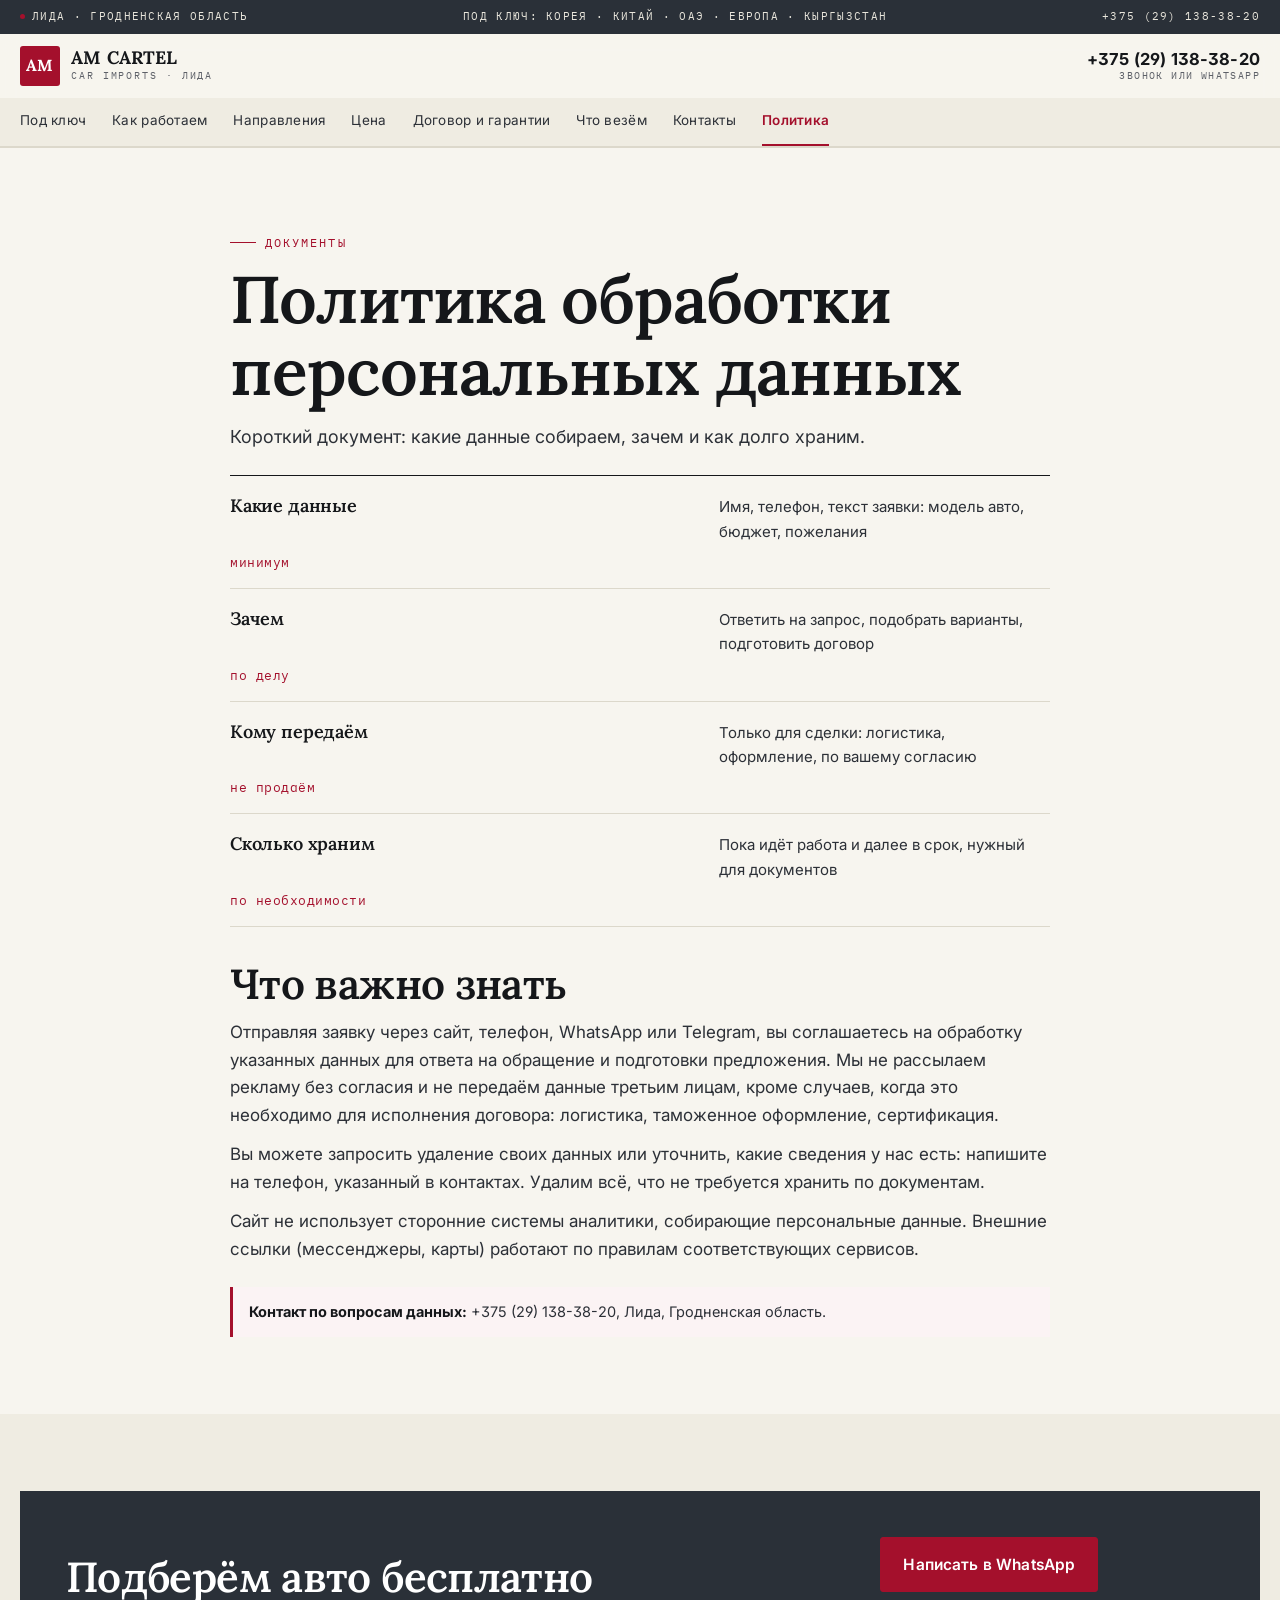
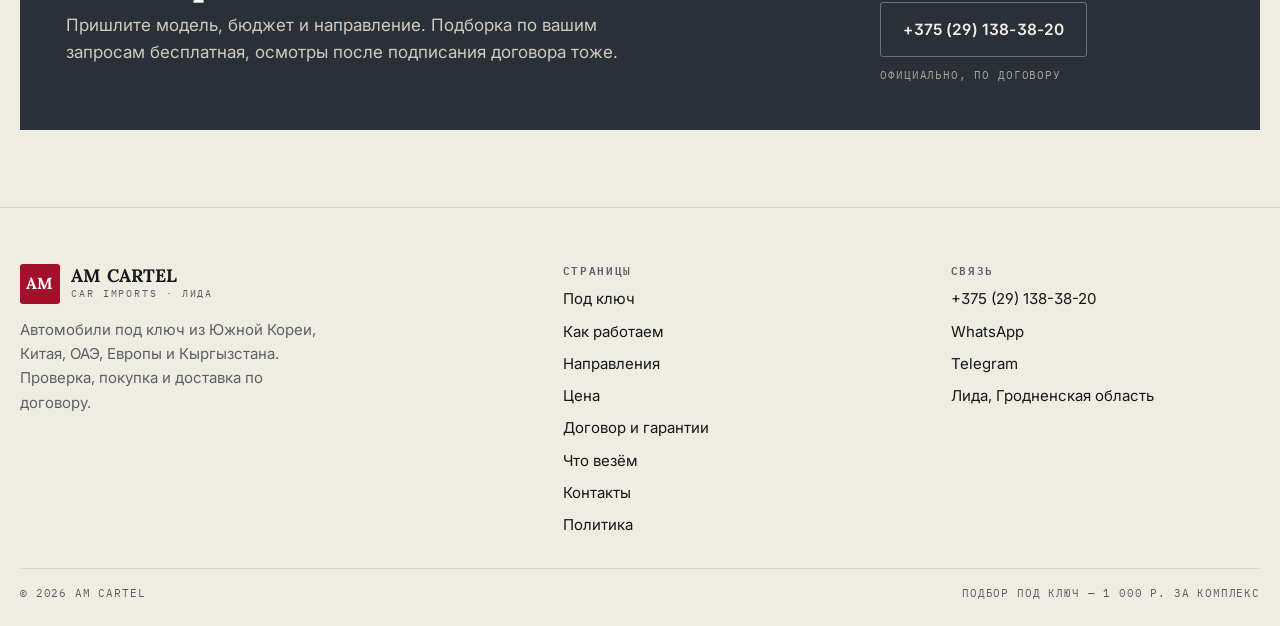
<file: politika.html>
<!DOCTYPE html>
<html lang="ru">
<head>
<meta charset="utf-8">
<meta name="viewport" content="width=device-width,initial-scale=1">
<title>Политика обработки персональных данных — AM CARTEL</title>
<meta name="description" content="Как AM CARTEL обрабатывает персональные данные, полученные через сайт и мессенджеры.">
<link rel="icon" href="assets/img/favicon.svg" type="image/svg+xml">
<meta property="og:title" content="Политика обработки персональных данных — AM CARTEL">
<meta property="og:description" content="Как AM CARTEL обрабатывает персональные данные, полученные через сайт и мессенджеры.">
<meta property="og:type" content="website">
<style>
:root{--paper:#F7F5EF;--ink:#15171A;--crimson:#A4102C;--line:#DCD8CB;--line2:#C9C4B4;--graph:#2A3038;--white:#FFFDF8;--wrap:1240px}
*,*::before,*::after{box-sizing:border-box}
body{margin:0;background:var(--paper);color:var(--ink);font-family:'Inter',system-ui,sans-serif;font-size:17px;line-height:1.62}
img{max-width:100%;height:auto;display:block}
h1,h2,h3{font-family:'Lora',Georgia,serif;font-weight:600;margin:0;line-height:1.08}
a{color:inherit;text-decoration:none}
.wrap{width:min(var(--wrap),calc(100% - 40px));margin-inline:auto}
@media(max-width:600px){.wrap{width:calc(100% - 28px)}}
.topbar{background:var(--graph);color:#E9E6DC}
.topbar__in{display:flex;justify-content:space-between;gap:12px;flex-wrap:wrap;padding:8px 0}
.hdr{position:sticky;top:0;z-index:60;background:rgba(247,245,239,.95);border-bottom:1px solid var(--line)}
.hdr__in{display:flex;align-items:center;gap:14px;padding:12px 0}
.logo{display:flex;align-items:center;gap:11px;margin-right:auto}
.logo__mk{width:40px;height:40px;background:var(--crimson);color:#fff;display:grid;place-items:center;font-family:'Lora',serif;font-weight:700;border-radius:3px}
.logo__t b{display:block;font-family:'Lora',serif;font-size:18px;line-height:1.05}
.logo__t span{display:block;font-size:9.5px;letter-spacing:.18em;text-transform:uppercase;color:#5D6067}
.burger{display:none;width:44px;height:44px;align-items:center;justify-content:center;flex-direction:column;gap:5px;background:transparent;border:1px solid var(--line2);border-radius:3px}
.burger i{display:block;width:18px;height:1.6px;background:var(--ink)}
@media(max-width:1099px){.burger{display:flex}}
.strip{background:#EFECE2;border-bottom:1px solid var(--line);display:none}
@media(min-width:1100px){.strip{display:block}}
.strip__in{display:flex;gap:24px;overflow-x:auto;padding:0}
.strip a{padding:12px 0;font-size:13.5px;border-bottom:2px solid transparent;white-space:nowrap}
.strip a[aria-current]{color:var(--crimson);border-bottom-color:var(--crimson);font-weight:600}
.hero{position:relative;min-height:clamp(500px,72vh,760px);display:flex;align-items:flex-end;overflow:hidden;border-bottom:1px solid var(--line)}
.hero__bg{position:absolute;inset:0;z-index:-2}
.hero__bg img{width:100%;height:100%;object-fit:cover}
.hero::before{content:"";position:absolute;inset:0;z-index:-1;background:linear-gradient(96deg,rgba(247,245,239,.96),rgba(247,245,239,.86) 40%,rgba(247,245,239,.3) 72%,rgba(247,245,239,.1))}
.hero__in{padding:clamp(28px,4.4vw,58px) 0 clamp(22px,3vw,38px);min-width:0}
.hero h1{font-size:clamp(31px,5.2vw,64px);max-width:20ch;margin-top:12px}
.btn{display:inline-flex;align-items:center;justify-content:center;gap:8px;padding:14px 22px;border-radius:3px;border:1px solid var(--crimson);background:var(--crimson);color:#fff;font-weight:600;font-size:15.5px}
.btn--ghost{background:transparent;color:var(--ink);border-color:var(--line2)}
.kick{display:inline-flex;align-items:center;gap:9px;font-size:11.5px;letter-spacing:.18em;text-transform:uppercase;color:var(--crimson)}
.band{padding:clamp(40px,6vw,80px) 0;border-bottom:1px solid var(--line)}
.drawer{position:fixed;inset:0;z-index:120;background:rgba(18,20,24,.55);opacity:0;pointer-events:none;transition:opacity .2s}
.drawer[data-open="true"]{opacity:1;pointer-events:auto}
.drawer__inner{width:min(400px,100%);height:100%;margin-left:auto;background:#FFFDF8;padding:20px;overflow-y:auto;display:flex;flex-direction:column;gap:6px}
body.is-locked{overflow:hidden}
[hidden]{display:none !important}
.fbar{position:fixed;left:0;right:0;bottom:0;z-index:70;display:none;grid-template-columns:repeat(4,1fr);background:var(--graph)}
@media(max-width:1099px){.fbar{display:grid}body{padding-bottom:58px}}
.fbar a{display:flex;flex-direction:column;align-items:center;gap:3px;padding:9px 2px;color:#EDEADF;font-size:9px;letter-spacing:.08em;text-transform:uppercase}
.fbar a:first-child{background:var(--crimson);color:#fff}
</style>
<link rel="preconnect" href="https://fonts.googleapis.com">
<link rel="preconnect" href="https://fonts.gstatic.com" crossorigin>
<link rel="stylesheet" href="https://fonts.googleapis.com/css2?family=Lora:wght@500;600;700&family=Inter:wght@400;500;600&family=IBM+Plex+Mono:wght@400;500&display=swap">
<link rel="stylesheet" href="assets/css/site.v1.css">
</head>
<body>
<a class="skip" href="#main">К содержанию</a>
<div class="topbar"><div class="wrap topbar__in"><span><i class="dot"></i>Лида · Гродненская область</span><span>Под ключ: Корея · Китай · ОАЭ · Европа · Кыргызстан</span><a href="tel:+375291383820">+375 (29) 138-38-20</a></div></div><header class="hdr"><div class="wrap hdr__in"><a class="logo" href="index.html"><span class="logo__mk">AM</span><span class="logo__t"><b>AM CARTEL</b><span>car imports · Лида</span></span></a><div class="hdr__tel"><b><a href="tel:+375291383820">+375 (29) 138-38-20</a></b><span>звонок или WhatsApp</span></div><a class="btn btn--ghost" href="kontakty.html" style="display:none" data-desk>Заявка</a><button class="burger" id="burger" aria-label="Меню" aria-expanded="false" aria-controls="drawer"><i></i><i></i></button></div><nav class="strip" aria-label="Страницы"><div class="wrap strip__in"><a href="index.html">Под ключ</a><a href="process.html">Как работаем</a><a href="napravleniya.html">Направления</a><a href="cena.html">Цена</a><a href="dogovor.html">Договор и гарантии</a><a href="avto.html">Что везём</a><a href="kontakty.html">Контакты</a><a href="politika.html" aria-current="page">Политика</a></div></nav></header>
<main id="main">
<section class="band"><div class="wrap" style="max-width:820px"><span class="kick">Документы</span><h1 style="margin-top:12px">Политика обработки персональных данных</h1><p class="lead" style="margin-top:16px">Короткий документ: какие данные собираем, зачем и как долго храним.</p><div class="inv mt24"><div class="inv__row"><b>Какие данные</b><span>Имя, телефон, текст заявки: модель авто, бюджет, пожелания</span><span class="dots"></span><em>минимум</em></div><div class="inv__row"><b>Зачем</b><span>Ответить на запрос, подобрать варианты, подготовить договор</span><span class="dots"></span><em>по делу</em></div><div class="inv__row"><b>Кому передаём</b><span>Только для сделки: логистика, оформление, по вашему согласию</span><span class="dots"></span><em>не продаём</em></div><div class="inv__row"><b>Сколько храним</b><span>Пока идёт работа и далее в срок, нужный для документов</span><span class="dots"></span><em>по необходимости</em></div></div><h2 style="margin-top:34px">Что важно знать</h2><p style="margin-top:12px;color:#2C3037">Отправляя заявку через сайт, телефон, WhatsApp или Telegram, вы соглашаетесь на обработку указанных данных для ответа на обращение и подготовки предложения. Мы не рассылаем рекламу без согласия и не передаём данные третьим лицам, кроме случаев, когда это необходимо для исполнения договора: логистика, таможенное оформление, сертификация.</p><p style="margin-top:12px;color:#2C3037">Вы можете запросить удаление своих данных или уточнить, какие сведения у нас есть: напишите на телефон, указанный в контактах. Удалим всё, что не требуется хранить по документам.</p><p style="margin-top:12px;color:#2C3037">Сайт не использует сторонние системы аналитики, собирающие персональные данные. Внешние ссылки (мессенджеры, карты) работают по правилам соответствующих сервисов.</p><div class="note mt24"><b>Контакт по вопросам данных:</b> +375 (29) 138-38-20, Лида, Гродненская область.</div></div></section></main>
<section class="band band--paper"><div class="wrap"><div class="cta"><div><h2>Подберём авто бесплатно</h2><p>Пришлите модель, бюджет и направление. Подборка по вашим запросам бесплатная, осмотры после подписания договора тоже.</p></div><div class="cta__act"><a class="btn" href="https://wa.me/375291383820" target="_blank" rel="noopener">Написать в WhatsApp</a><a class="btn btn--ghost" href="tel:+375291383820">+375 (29) 138-38-20</a><small>Официально, по договору</small></div></div></div></section>
<footer class="foot"><div class="wrap"><div class="foot__grid"><div><a class="logo" href="index.html"><span class="logo__mk">AM</span><span class="logo__t"><b>AM CARTEL</b><span>car imports · Лида</span></span></a><p style="margin-top:14px;color:#5D6067;font-size:15px;max-width:34ch">Автомобили под ключ из Южной Кореи, Китая, ОАЭ, Европы и Кыргызстана. Проверка, покупка и доставка по договору.</p></div><div><h4>Страницы</h4><ul><li><a href="index.html">Под ключ</a></li><li><a href="process.html">Как работаем</a></li><li><a href="napravleniya.html">Направления</a></li><li><a href="cena.html">Цена</a></li><li><a href="dogovor.html">Договор и гарантии</a></li><li><a href="avto.html">Что везём</a></li><li><a href="kontakty.html">Контакты</a></li><li><a href="politika.html">Политика</a></li></ul></div><div><h4>Связь</h4><ul><li><a href="tel:+375291383820">+375 (29) 138-38-20</a></li><li><a href="https://wa.me/375291383820" target="_blank" rel="noopener">WhatsApp</a></li><li><a href="https://t.me/+375291383820" target="_blank" rel="noopener">Telegram</a></li><li>Лида, Гродненская область</li></ul></div></div><div class="foot__bottom"><span>© 2026 AM CARTEL</span><span>Подбор под ключ — 1 000 р. за комплекс</span></div></div></footer>
<div class="fbar" aria-label="Быстрая связь"><a href="tel:+375291383820"><svg viewBox="0 0 24 24"><path d="M6.6 3.5l3 3-2 2.4a12 12 0 005.5 5.5l2.4-2 3 3-2 2.6c-1.2 1.4-3 1.7-4.6 1A16.5 16.5 0 013.4 8.1c-.7-1.6-.4-3.4 1-4.6z"/></svg>Позвонить</a><a href="https://wa.me/375291383820" target="_blank" rel="noopener"><svg viewBox="0 0 24 24"><path d="M3 21l1.7-5A8.6 8.6 0 013.4 11a8.6 8.6 0 118.6 8.6 8.9 8.9 0 01-4.4-1.2z"/><path d="M8.6 8.2c.3-.6.5-.6.9-.6h.7c.2 0 .5 0 .7.5l.8 1.9c.1.3 0 .5-.1.7l-.5.6c-.2.2-.2.4-.1.6a6 6 0 002.8 2.4c.3.1.5.1.7-.1l.7-.8c.2-.2.4-.2.6-.1l1.8.9c.3.1.4.3.4.5v.6c0 .7-.5 1.4-1.2 1.6-.6.2-1.4.3-2.3 0a10 10 0 01-3.6-2.2 9.4 9.4 0 01-1.9-3c-.2-.8-.1-1.6.1-2.1z"/></svg>WhatsApp</a><a href="https://t.me/+375291383820" target="_blank" rel="noopener"><svg viewBox="0 0 24 24"><path d="M21 4L3 11l5 1.8L10 19l3-3.4 4.6 3z"/><path d="M8 12.8L18 6l-7 8.6"/></svg>Telegram</a><a href="viber://chat?number=%2B375291383820"><svg viewBox="0 0 24 24"><path d="M12 3c5 0 8 3.2 8 7.6 0 4.5-3.2 7.4-8 7.4-.7 0-1.4 0-2-.2L6 21l.8-3.4A7.3 7.3 0 014 10.6C4 6.2 7 3 12 3z"/><path d="M9 8.5c1.2 3 2.4 4.2 5 5"/></svg>Viber</a></div>
<div class="drawer" id="drawer" data-open="false" role="dialog" aria-modal="true" aria-label="Меню"><div class="drawer__inner"><div class="drawer__top"><span class="mono">Меню</span><button class="drawer__x" id="drawerClose" aria-label="Закрыть меню">×</button></div><a class="dl" href="index.html">Под ключ<span>01</span></a><a class="dl" href="process.html">Как работаем<span>02</span></a><a class="dl" href="napravleniya.html">Направления<span>03</span></a><a class="dl" href="cena.html">Цена<span>04</span></a><a class="dl" href="dogovor.html">Договор и гарантии<span>05</span></a><a class="dl" href="avto.html">Что везём<span>06</span></a><a class="dl" href="kontakty.html">Контакты<span>07</span></a><a class="dl" href="politika.html">Политика<span>08</span></a><div class="drawer__foot"><a class="btn" href="https://wa.me/375291383820" target="_blank" rel="noopener">WhatsApp</a><a class="btn btn--ghost" href="tel:+375291383820">+375 (29) 138-38-20</a></div></div></div>
<script src="assets/js/main.v1.js" defer></script>
</body>
</html>
</file>
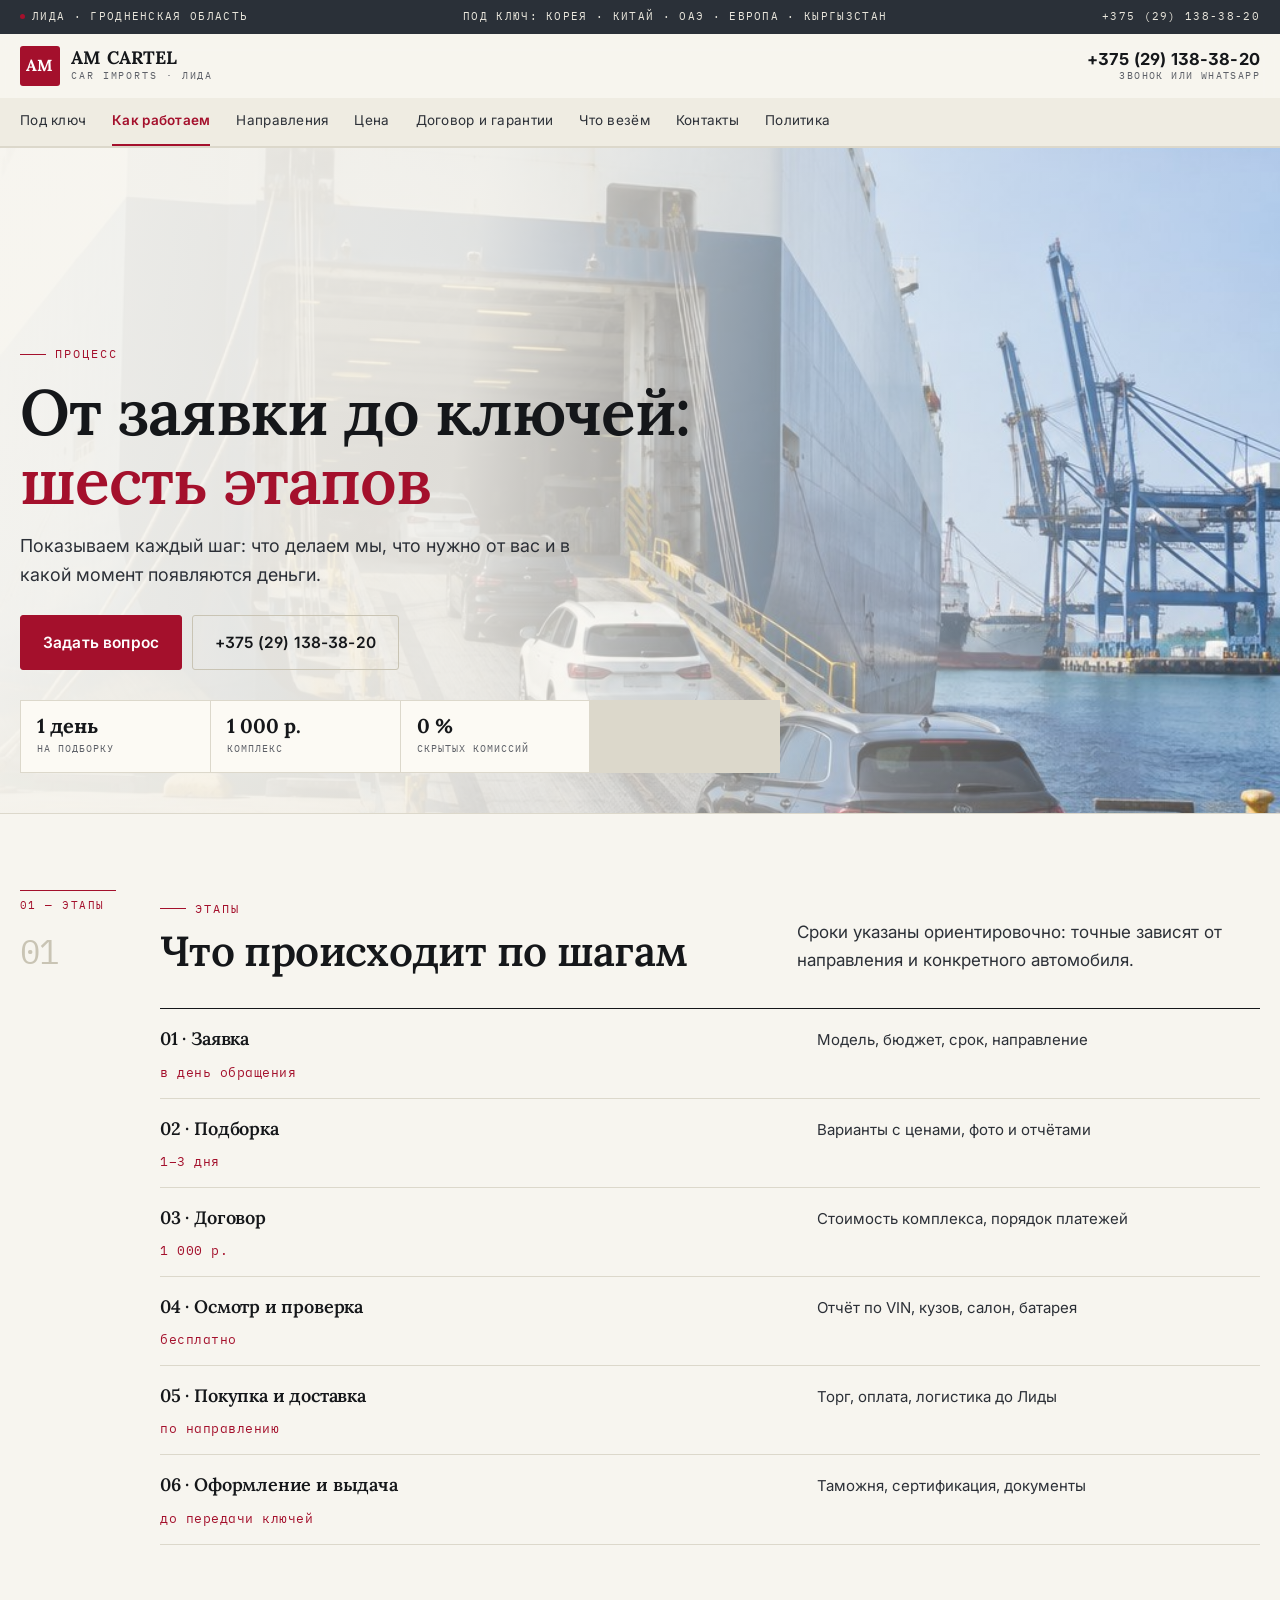
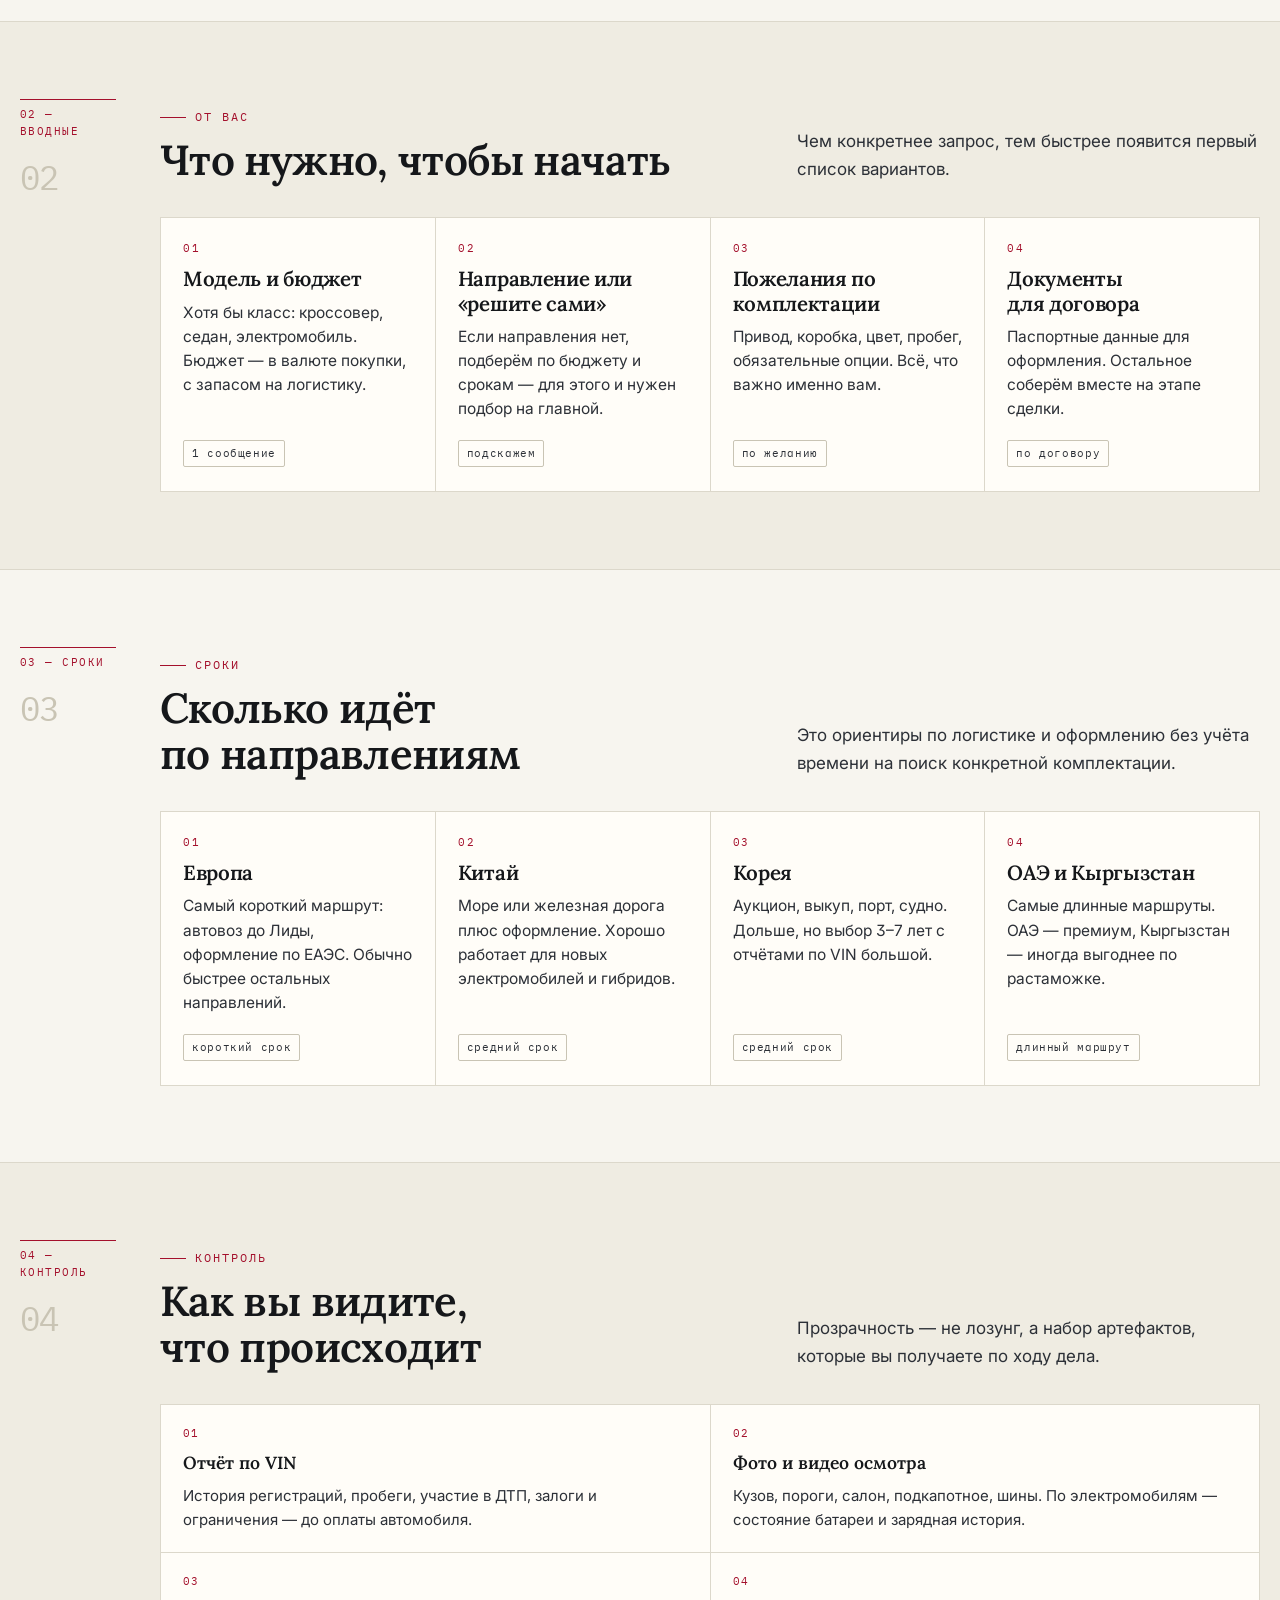
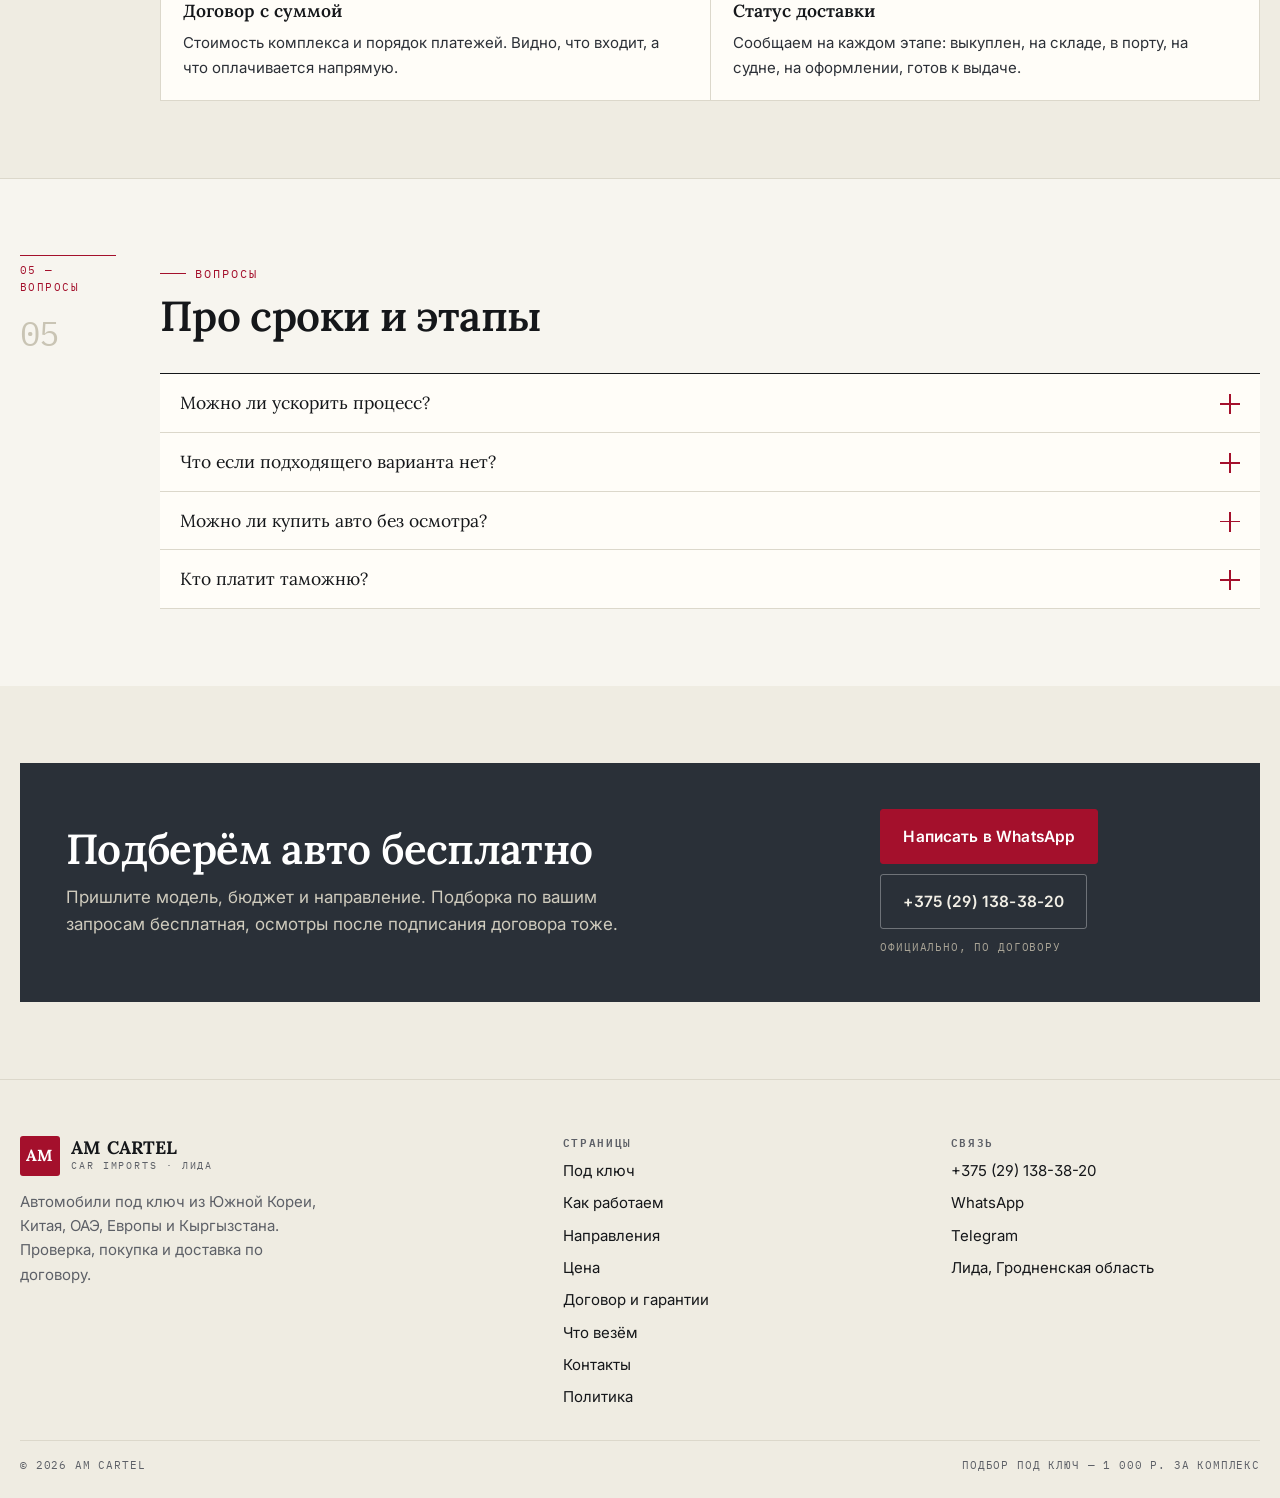
<file: process.html>
<!DOCTYPE html>
<html lang="ru">
<head>
<meta charset="utf-8">
<meta name="viewport" content="width=device-width,initial-scale=1">
<title>Как мы работаем: этапы покупки авто за границей — AM CARTEL</title>
<meta name="description" content="Пошаговый процесс: заявка, бесплатная подборка, договор, осмотр, покупка, доставка, оформление. Что нужно от клиента и сколько это занимает.">
<link rel="icon" href="assets/img/favicon.svg" type="image/svg+xml">
<meta property="og:title" content="Как мы работаем: этапы покупки авто за границей — AM CARTEL">
<meta property="og:description" content="Пошаговый процесс: заявка, бесплатная подборка, договор, осмотр, покупка, доставка, оформление. Что нужно от клиента и сколько это занимает.">
<meta property="og:type" content="website">
<style>
:root{--paper:#F7F5EF;--ink:#15171A;--crimson:#A4102C;--line:#DCD8CB;--line2:#C9C4B4;--graph:#2A3038;--white:#FFFDF8;--wrap:1240px}
*,*::before,*::after{box-sizing:border-box}
body{margin:0;background:var(--paper);color:var(--ink);font-family:'Inter',system-ui,sans-serif;font-size:17px;line-height:1.62}
img{max-width:100%;height:auto;display:block}
h1,h2,h3{font-family:'Lora',Georgia,serif;font-weight:600;margin:0;line-height:1.08}
a{color:inherit;text-decoration:none}
.wrap{width:min(var(--wrap),calc(100% - 40px));margin-inline:auto}
@media(max-width:600px){.wrap{width:calc(100% - 28px)}}
.topbar{background:var(--graph);color:#E9E6DC}
.topbar__in{display:flex;justify-content:space-between;gap:12px;flex-wrap:wrap;padding:8px 0}
.hdr{position:sticky;top:0;z-index:60;background:rgba(247,245,239,.95);border-bottom:1px solid var(--line)}
.hdr__in{display:flex;align-items:center;gap:14px;padding:12px 0}
.logo{display:flex;align-items:center;gap:11px;margin-right:auto}
.logo__mk{width:40px;height:40px;background:var(--crimson);color:#fff;display:grid;place-items:center;font-family:'Lora',serif;font-weight:700;border-radius:3px}
.logo__t b{display:block;font-family:'Lora',serif;font-size:18px;line-height:1.05}
.logo__t span{display:block;font-size:9.5px;letter-spacing:.18em;text-transform:uppercase;color:#5D6067}
.burger{display:none;width:44px;height:44px;align-items:center;justify-content:center;flex-direction:column;gap:5px;background:transparent;border:1px solid var(--line2);border-radius:3px}
.burger i{display:block;width:18px;height:1.6px;background:var(--ink)}
@media(max-width:1099px){.burger{display:flex}}
.strip{background:#EFECE2;border-bottom:1px solid var(--line);display:none}
@media(min-width:1100px){.strip{display:block}}
.strip__in{display:flex;gap:24px;overflow-x:auto;padding:0}
.strip a{padding:12px 0;font-size:13.5px;border-bottom:2px solid transparent;white-space:nowrap}
.strip a[aria-current]{color:var(--crimson);border-bottom-color:var(--crimson);font-weight:600}
.hero{position:relative;min-height:clamp(500px,72vh,760px);display:flex;align-items:flex-end;overflow:hidden;border-bottom:1px solid var(--line)}
.hero__bg{position:absolute;inset:0;z-index:-2}
.hero__bg img{width:100%;height:100%;object-fit:cover}
.hero::before{content:"";position:absolute;inset:0;z-index:-1;background:linear-gradient(96deg,rgba(247,245,239,.96),rgba(247,245,239,.86) 40%,rgba(247,245,239,.3) 72%,rgba(247,245,239,.1))}
.hero__in{padding:clamp(28px,4.4vw,58px) 0 clamp(22px,3vw,38px);min-width:0}
.hero h1{font-size:clamp(31px,5.2vw,64px);max-width:20ch;margin-top:12px}
.btn{display:inline-flex;align-items:center;justify-content:center;gap:8px;padding:14px 22px;border-radius:3px;border:1px solid var(--crimson);background:var(--crimson);color:#fff;font-weight:600;font-size:15.5px}
.btn--ghost{background:transparent;color:var(--ink);border-color:var(--line2)}
.kick{display:inline-flex;align-items:center;gap:9px;font-size:11.5px;letter-spacing:.18em;text-transform:uppercase;color:var(--crimson)}
.band{padding:clamp(40px,6vw,80px) 0;border-bottom:1px solid var(--line)}
.drawer{position:fixed;inset:0;z-index:120;background:rgba(18,20,24,.55);opacity:0;pointer-events:none;transition:opacity .2s}
.drawer[data-open="true"]{opacity:1;pointer-events:auto}
.drawer__inner{width:min(400px,100%);height:100%;margin-left:auto;background:#FFFDF8;padding:20px;overflow-y:auto;display:flex;flex-direction:column;gap:6px}
body.is-locked{overflow:hidden}
[hidden]{display:none !important}
.fbar{position:fixed;left:0;right:0;bottom:0;z-index:70;display:none;grid-template-columns:repeat(4,1fr);background:var(--graph)}
@media(max-width:1099px){.fbar{display:grid}body{padding-bottom:58px}}
.fbar a{display:flex;flex-direction:column;align-items:center;gap:3px;padding:9px 2px;color:#EDEADF;font-size:9px;letter-spacing:.08em;text-transform:uppercase}
.fbar a:first-child{background:var(--crimson);color:#fff}
</style>
<link rel="preconnect" href="https://fonts.googleapis.com">
<link rel="preconnect" href="https://fonts.gstatic.com" crossorigin>
<link rel="stylesheet" href="https://fonts.googleapis.com/css2?family=Lora:wght@500;600;700&family=Inter:wght@400;500;600&family=IBM+Plex+Mono:wght@400;500&display=swap">
<link rel="stylesheet" href="assets/css/site.v1.css">
</head>
<body>
<a class="skip" href="#main">К содержанию</a>
<div class="topbar"><div class="wrap topbar__in"><span><i class="dot"></i>Лида · Гродненская область</span><span>Под ключ: Корея · Китай · ОАЭ · Европа · Кыргызстан</span><a href="tel:+375291383820">+375 (29) 138-38-20</a></div></div><header class="hdr"><div class="wrap hdr__in"><a class="logo" href="index.html"><span class="logo__mk">AM</span><span class="logo__t"><b>AM CARTEL</b><span>car imports · Лида</span></span></a><div class="hdr__tel"><b><a href="tel:+375291383820">+375 (29) 138-38-20</a></b><span>звонок или WhatsApp</span></div><a class="btn btn--ghost" href="kontakty.html" style="display:none" data-desk>Заявка</a><button class="burger" id="burger" aria-label="Меню" aria-expanded="false" aria-controls="drawer"><i></i><i></i></button></div><nav class="strip" aria-label="Страницы"><div class="wrap strip__in"><a href="index.html">Под ключ</a><a href="process.html" aria-current="page">Как работаем</a><a href="napravleniya.html">Направления</a><a href="cena.html">Цена</a><a href="dogovor.html">Договор и гарантии</a><a href="avto.html">Что везём</a><a href="kontakty.html">Контакты</a><a href="politika.html">Политика</a></div></nav></header>
<main id="main">
<section class="hero"><div class="hero__bg"><img src="assets/img/ship.jpg" alt="Погрузка автомобилей на судно" fetchpriority="high"></div><div class="wrap hero__in"><span class="kick">Процесс</span><h1>От заявки до ключей: <em>шесть этапов</em></h1><p class="lead">Показываем каждый шаг: что делаем мы, что нужно от вас и в какой момент появляются деньги.</p><div class="hero__cta"><a class="btn" href="kontakty.html">Задать вопрос</a><a class="btn btn--ghost" href="tel:+375291383820">+375 (29) 138-38-20</a></div><div class="figs"><div><b>1 день</b><span>на подборку</span></div><div><b>1 000 р.</b><span>комплекс</span></div><div><b>0 %</b><span>скрытых комиссий</span></div></div></div></section><section class="band "><div class="wrap"><div class="sect sect--side"><div class="sect__side"><span>01 — этапы</span><b>01</b></div><div class="sect__main"><div class="sect__head"><div><span class="kick">Этапы</span><h2>Что происходит по шагам</h2></div><p>Сроки указаны ориентировочно: точные зависят от направления и конкретного автомобиля.</p></div><div class="inv"><div class="inv__row"><b>01 · Заявка</b><span>Модель, бюджет, срок, направление</span><span class="dots"></span><em>в день обращения</em></div><div class="inv__row"><b>02 · Подборка</b><span>Варианты с ценами, фото и отчётами</span><span class="dots"></span><em>1–3 дня</em></div><div class="inv__row"><b>03 · Договор</b><span>Стоимость комплекса, порядок платежей</span><span class="dots"></span><em>1 000 р.</em></div><div class="inv__row"><b>04 · Осмотр и проверка</b><span>Отчёт по VIN, кузов, салон, батарея</span><span class="dots"></span><em>бесплатно</em></div><div class="inv__row"><b>05 · Покупка и доставка</b><span>Торг, оплата, логистика до Лиды</span><span class="dots"></span><em>по направлению</em></div><div class="inv__row"><b>06 · Оформление и выдача</b><span>Таможня, сертификация, документы</span><span class="dots"></span><em>до передачи ключей</em></div></div></div></div></div></section><section class="band band--paper"><div class="wrap"><div class="sect sect--side"><div class="sect__side"><span>02 — вводные</span><b>02</b></div><div class="sect__main"><div class="sect__head"><div><span class="kick">От вас</span><h2>Что нужно, чтобы начать</h2></div><p>Чем конкретнее запрос, тем быстрее появится первый список вариантов.</p></div><div class="cards"><article class="card"><span class="card__n">01</span><h3>Модель и бюджет</h3><p>Хотя бы класс: кроссовер, седан, электромобиль. Бюджет — в валюте покупки, с запасом на логистику.</p><div class="card__tags"><span class="tag">1 сообщение</span></div></article><article class="card"><span class="card__n">02</span><h3>Направление или «решите сами»</h3><p>Если направления нет, подберём по бюджету и срокам — для этого и нужен подбор на главной.</p><div class="card__tags"><span class="tag">подскажем</span></div></article><article class="card"><span class="card__n">03</span><h3>Пожелания по комплектации</h3><p>Привод, коробка, цвет, пробег, обязательные опции. Всё, что важно именно вам.</p><div class="card__tags"><span class="tag">по желанию</span></div></article><article class="card"><span class="card__n">04</span><h3>Документы для договора</h3><p>Паспортные данные для оформления. Остальное соберём вместе на этапе сделки.</p><div class="card__tags"><span class="tag">по договору</span></div></article></div></div></div></div></section><section class="band "><div class="wrap"><div class="sect sect--side"><div class="sect__side"><span>03 — сроки</span><b>03</b></div><div class="sect__main"><div class="sect__head"><div><span class="kick">Сроки</span><h2>Сколько идёт по направлениям</h2></div><p>Это ориентиры по логистике и оформлению без учёта времени на поиск конкретной комплектации.</p></div><div class="cards"><article class="card"><span class="card__n">01</span><h3>Европа</h3><p>Самый короткий маршрут: автовоз до Лиды, оформление по ЕАЭС. Обычно быстрее остальных направлений.</p><div class="card__tags"><span class="tag">короткий срок</span></div></article><article class="card"><span class="card__n">02</span><h3>Китай</h3><p>Море или железная дорога плюс оформление. Хорошо работает для новых электромобилей и гибридов.</p><div class="card__tags"><span class="tag">средний срок</span></div></article><article class="card"><span class="card__n">03</span><h3>Корея</h3><p>Аукцион, выкуп, порт, судно. Дольше, но выбор 3–7 лет с отчётами по VIN большой.</p><div class="card__tags"><span class="tag">средний срок</span></div></article><article class="card"><span class="card__n">04</span><h3>ОАЭ и Кыргызстан</h3><p>Самые длинные маршруты. ОАЭ — премиум, Кыргызстан — иногда выгоднее по растаможке.</p><div class="card__tags"><span class="tag">длинный маршрут</span></div></article></div></div></div></div></section><section class="band band--paper"><div class="wrap"><div class="sect sect--side"><div class="sect__side"><span>04 — контроль</span><b>04</b></div><div class="sect__main"><div class="sect__head"><div><span class="kick">Контроль</span><h2>Как вы видите, что происходит</h2></div><p>Прозрачность — не лозунг, а набор артефактов, которые вы получаете по ходу дела.</p></div><div class="adv"><div class="adv__i"><i>01</i><b>Отчёт по VIN</b><p>История регистраций, пробеги, участие в ДТП, залоги и ограничения — до оплаты автомобиля.</p></div><div class="adv__i"><i>02</i><b>Фото и видео осмотра</b><p>Кузов, пороги, салон, подкапотное, шины. По электромобилям — состояние батареи и зарядная история.</p></div><div class="adv__i"><i>03</i><b>Договор с суммой</b><p>Стоимость комплекса и порядок платежей. Видно, что входит, а что оплачивается напрямую.</p></div><div class="adv__i"><i>04</i><b>Статус доставки</b><p>Сообщаем на каждом этапе: выкуплен, на складе, в порту, на судне, на оформлении, готов к выдаче.</p></div></div></div></div></div></section><section class="band "><div class="wrap"><div class="sect sect--side"><div class="sect__side"><span>05 — вопросы</span><b>05</b></div><div class="sect__main"><div class="sect__head"><div><span class="kick">Вопросы</span><h2>Про сроки и этапы</h2></div><p></p></div><div class="faq"><div class="faq__i" data-open="false"><button class="faq__q" type="button">Можно ли ускорить процесс?<i></i></button><div class="faq__a"><p>Да, если запрос конкретный: точная модель, бюджет и комплектация. Тогда подборка занимает меньше времени.</p></div></div><div class="faq__i" data-open="false"><button class="faq__q" type="button">Что если подходящего варианта нет?<i></i></button><div class="faq__a"><p>Продолжаем искать. Осмотры после подписания договора бесплатны, поэтому поиск не превращается в счётчик.</p></div></div><div class="faq__i" data-open="false"><button class="faq__q" type="button">Можно ли купить авто без осмотра?<i></i></button><div class="faq__a"><p>Не рекомендуем. Мы делаем осмотр и отчёт до оплаты — это ваша защита от сюрпризов.</p></div></div><div class="faq__i" data-open="false"><button class="faq__q" type="button">Кто платит таможню?<i></i></button><div class="faq__a"><p>Вы, напрямую. Мы считаем сумму заранее и показываем, из чего она складывается.</p></div></div></div></div></div></div></section></main>
<section class="band band--paper"><div class="wrap"><div class="cta"><div><h2>Подберём авто бесплатно</h2><p>Пришлите модель, бюджет и направление. Подборка по вашим запросам бесплатная, осмотры после подписания договора тоже.</p></div><div class="cta__act"><a class="btn" href="https://wa.me/375291383820" target="_blank" rel="noopener">Написать в WhatsApp</a><a class="btn btn--ghost" href="tel:+375291383820">+375 (29) 138-38-20</a><small>Официально, по договору</small></div></div></div></section>
<footer class="foot"><div class="wrap"><div class="foot__grid"><div><a class="logo" href="index.html"><span class="logo__mk">AM</span><span class="logo__t"><b>AM CARTEL</b><span>car imports · Лида</span></span></a><p style="margin-top:14px;color:#5D6067;font-size:15px;max-width:34ch">Автомобили под ключ из Южной Кореи, Китая, ОАЭ, Европы и Кыргызстана. Проверка, покупка и доставка по договору.</p></div><div><h4>Страницы</h4><ul><li><a href="index.html">Под ключ</a></li><li><a href="process.html">Как работаем</a></li><li><a href="napravleniya.html">Направления</a></li><li><a href="cena.html">Цена</a></li><li><a href="dogovor.html">Договор и гарантии</a></li><li><a href="avto.html">Что везём</a></li><li><a href="kontakty.html">Контакты</a></li><li><a href="politika.html">Политика</a></li></ul></div><div><h4>Связь</h4><ul><li><a href="tel:+375291383820">+375 (29) 138-38-20</a></li><li><a href="https://wa.me/375291383820" target="_blank" rel="noopener">WhatsApp</a></li><li><a href="https://t.me/+375291383820" target="_blank" rel="noopener">Telegram</a></li><li>Лида, Гродненская область</li></ul></div></div><div class="foot__bottom"><span>© 2026 AM CARTEL</span><span>Подбор под ключ — 1 000 р. за комплекс</span></div></div></footer>
<div class="fbar" aria-label="Быстрая связь"><a href="tel:+375291383820"><svg viewBox="0 0 24 24"><path d="M6.6 3.5l3 3-2 2.4a12 12 0 005.5 5.5l2.4-2 3 3-2 2.6c-1.2 1.4-3 1.7-4.6 1A16.5 16.5 0 013.4 8.1c-.7-1.6-.4-3.4 1-4.6z"/></svg>Позвонить</a><a href="https://wa.me/375291383820" target="_blank" rel="noopener"><svg viewBox="0 0 24 24"><path d="M3 21l1.7-5A8.6 8.6 0 013.4 11a8.6 8.6 0 118.6 8.6 8.9 8.9 0 01-4.4-1.2z"/><path d="M8.6 8.2c.3-.6.5-.6.9-.6h.7c.2 0 .5 0 .7.5l.8 1.9c.1.3 0 .5-.1.7l-.5.6c-.2.2-.2.4-.1.6a6 6 0 002.8 2.4c.3.1.5.1.7-.1l.7-.8c.2-.2.4-.2.6-.1l1.8.9c.3.1.4.3.4.5v.6c0 .7-.5 1.4-1.2 1.6-.6.2-1.4.3-2.3 0a10 10 0 01-3.6-2.2 9.4 9.4 0 01-1.9-3c-.2-.8-.1-1.6.1-2.1z"/></svg>WhatsApp</a><a href="https://t.me/+375291383820" target="_blank" rel="noopener"><svg viewBox="0 0 24 24"><path d="M21 4L3 11l5 1.8L10 19l3-3.4 4.6 3z"/><path d="M8 12.8L18 6l-7 8.6"/></svg>Telegram</a><a href="viber://chat?number=%2B375291383820"><svg viewBox="0 0 24 24"><path d="M12 3c5 0 8 3.2 8 7.6 0 4.5-3.2 7.4-8 7.4-.7 0-1.4 0-2-.2L6 21l.8-3.4A7.3 7.3 0 014 10.6C4 6.2 7 3 12 3z"/><path d="M9 8.5c1.2 3 2.4 4.2 5 5"/></svg>Viber</a></div>
<div class="drawer" id="drawer" data-open="false" role="dialog" aria-modal="true" aria-label="Меню"><div class="drawer__inner"><div class="drawer__top"><span class="mono">Меню</span><button class="drawer__x" id="drawerClose" aria-label="Закрыть меню">×</button></div><a class="dl" href="index.html">Под ключ<span>01</span></a><a class="dl" href="process.html">Как работаем<span>02</span></a><a class="dl" href="napravleniya.html">Направления<span>03</span></a><a class="dl" href="cena.html">Цена<span>04</span></a><a class="dl" href="dogovor.html">Договор и гарантии<span>05</span></a><a class="dl" href="avto.html">Что везём<span>06</span></a><a class="dl" href="kontakty.html">Контакты<span>07</span></a><a class="dl" href="politika.html">Политика<span>08</span></a><div class="drawer__foot"><a class="btn" href="https://wa.me/375291383820" target="_blank" rel="noopener">WhatsApp</a><a class="btn btn--ghost" href="tel:+375291383820">+375 (29) 138-38-20</a></div></div></div>
<script src="assets/js/main.v1.js" defer></script>
</body>
</html>
</file>
<file: assets/css/site.v1.css>
:root{
--paper:#F7F5EF;--paper2:#EFECE2;--white:#FFFDF8;--ink:#15171A;--ink2:#2C3037;--muted:#5D6067;
--line:#DCD8CB;--line2:#C9C4B4;--crimson:#A4102C;--crimson-d:#7C0B20;--graph:#2A3038;
--ok:#1F6B4A;--wrap:1240px;
--f-d:'Lora',Georgia,'Times New Roman',serif;
--f-b:'Inter','Segoe UI',system-ui,sans-serif;
--f-m:'IBM Plex Mono','SFMono-Regular',Consolas,monospace;
--shadow:0 18px 44px -28px rgba(20,22,26,.5);
}
*,*::before,*::after{box-sizing:border-box}
html{-webkit-text-size-adjust:100%;scroll-behavior:smooth}
body{margin:0;background:var(--paper);color:var(--ink);font-family:var(--f-b);font-size:17px;line-height:1.62;font-feature-settings:"ss01"}
img{max-width:100%;height:auto;display:block}
a{color:inherit;text-decoration:none}
button{font:inherit}
h1,h2,h3,h4{font-family:var(--f-d);font-weight:600;letter-spacing:-.015em;margin:0;line-height:1.08;text-wrap:balance}
h1{font-size:clamp(32px,5.4vw,66px)}
h2{font-size:clamp(25px,3.4vw,42px);line-height:1.1}
h3{font-size:clamp(18px,1.8vw,23px);line-height:1.2}
p{margin:0}
.wrap{width:min(var(--wrap),calc(100% - 40px));margin-inline:auto}
@media(max-width:600px){.wrap{width:calc(100% - 28px)}}
.mono{font-family:var(--f-m);font-size:11.5px;letter-spacing:.14em;text-transform:uppercase;color:var(--muted)}
.kick{display:inline-flex;align-items:center;gap:9px;font-family:var(--f-m);font-size:11.5px;letter-spacing:.18em;text-transform:uppercase;color:var(--crimson)}
.kick::before{content:"";width:26px;height:1px;background:currentColor}
.lead{font-size:clamp(16.5px,1.4vw,19px);line-height:1.6;color:var(--ink2);max-width:62ch}
.sr{position:absolute;width:1px;height:1px;padding:0;margin:-1px;overflow:hidden;clip:rect(0 0 0 0);white-space:nowrap;border:0}
.skip{position:absolute;left:12px;top:-60px;background:var(--ink);color:#fff;padding:10px 16px;border-radius:3px;z-index:200;transition:top .2s}
.skip:focus{top:12px}
:focus-visible{outline:2px solid var(--crimson);outline-offset:3px}

/* кнопки */
.btn{display:inline-flex;align-items:center;justify-content:center;gap:9px;padding:14px 22px;border-radius:3px;
 border:1px solid var(--crimson);background:var(--crimson);color:#fff;font-weight:600;font-size:15.5px;
 letter-spacing:.01em;cursor:pointer;transition:transform .18s,background .18s,box-shadow .18s}
.btn:hover{background:var(--crimson-d);border-color:var(--crimson-d);transform:translateY(-1px)}
.btn--ghost{background:transparent;color:var(--ink);border-color:var(--line2)}
.btn--ghost:hover{background:#fff;border-color:var(--ink);transform:translateY(-1px)}
.btn--light{background:#fff;color:var(--ink);border-color:var(--line2)}
.btn svg{width:17px;height:17px;fill:none;stroke:currentColor;stroke-width:1.9}

/* шапка */
.topbar{background:var(--graph);color:#E9E6DC;font-family:var(--f-m);font-size:11px;letter-spacing:.12em;text-transform:uppercase}
.topbar__in{display:flex;align-items:center;justify-content:space-between;gap:14px;padding:8px 0;flex-wrap:wrap}
.topbar a:hover{color:#fff}
.topbar span{display:inline-flex;align-items:center;gap:7px}
.topbar .dot{width:5px;height:5px;border-radius:50%;background:var(--crimson)}
.hdr{position:sticky;top:0;z-index:60;background:rgba(247,245,239,.94);backdrop-filter:blur(10px);border-bottom:1px solid var(--line)}
.hdr__in{display:flex;align-items:center;gap:16px;padding:12px 0}
.logo{display:flex;align-items:center;gap:11px;margin-right:auto}
.logo__mk{width:40px;height:40px;border-radius:3px;background:var(--crimson);color:#fff;display:grid;place-items:center;
 font-family:var(--f-d);font-size:16px;font-weight:700;letter-spacing:.02em}
.logo__t b{display:block;font-family:var(--f-d);font-size:18px;line-height:1.05;letter-spacing:.01em}
.logo__t span{display:block;font-family:var(--f-m);font-size:9.5px;letter-spacing:.2em;text-transform:uppercase;color:var(--muted)}
.hdr__tel{display:flex;flex-direction:column;align-items:flex-end;line-height:1.2}
.hdr__tel b{font-size:16.5px;letter-spacing:.01em}
.hdr__tel span{font-family:var(--f-m);font-size:10px;letter-spacing:.14em;text-transform:uppercase;color:var(--muted)}
@media(max-width:860px){.hdr__tel{display:none}}
.burger{display:none;width:44px;height:44px;align-items:center;justify-content:center;gap:5px;flex-direction:column;
 background:transparent;border:1px solid var(--line2);border-radius:3px;cursor:pointer}
.burger i{display:block;width:18px;height:1.6px;background:var(--ink);transition:transform .2s}
.burger[aria-expanded="true"] i:first-child{transform:translateY(3.3px) rotate(45deg)}
.burger[aria-expanded="true"] i:last-child{transform:translateY(-3.3px) rotate(-45deg)}
@media(max-width:1099px){.burger{display:flex}}

/* полоса страниц */
.strip{background:var(--paper2);border-bottom:1px solid var(--line)}
.strip__in{display:flex;gap:26px;overflow-x:auto;scrollbar-width:none;padding:0}
.strip__in::-webkit-scrollbar{display:none}
.strip a{flex:none;padding:12px 0;font-size:13.5px;letter-spacing:.02em;color:var(--ink2);border-bottom:2px solid transparent;white-space:nowrap}
.strip a:hover{color:var(--ink)}
.strip a[aria-current]{color:var(--crimson);border-bottom-color:var(--crimson);font-weight:600}
@media(max-width:1099px){.strip{display:none}}

/* меню-панель */
.drawer{position:fixed;inset:0;z-index:120;background:rgba(18,20,24,.55);backdrop-filter:blur(4px);
 display:grid;grid-template-columns:1fr;place-items:start end;opacity:0;pointer-events:none;transition:opacity .22s}
.drawer[data-open="true"]{opacity:1;pointer-events:auto}
.drawer__inner{width:min(400px,100%);height:100%;background:var(--white);border-left:1px solid var(--line);
 padding:20px;overflow-y:auto;display:flex;flex-direction:column;gap:6px;transform:translateX(18px);transition:transform .24s}
.drawer[data-open="true"] .drawer__inner{transform:none}
.drawer__top{display:flex;align-items:center;justify-content:space-between;gap:12px;padding-bottom:14px;border-bottom:1px solid var(--line);margin-bottom:8px}
.drawer__x{width:42px;height:42px;border:1px solid var(--line2);background:transparent;border-radius:3px;cursor:pointer;font-size:20px;line-height:1}
.drawer a.dl{display:flex;align-items:center;justify-content:space-between;gap:12px;padding:13px 2px;border-bottom:1px solid var(--line);
 font-family:var(--f-d);font-size:19px;letter-spacing:-.01em}
.drawer a.dl span{font-family:var(--f-m);font-size:10px;color:var(--muted);letter-spacing:.1em}
.drawer a.dl:hover{color:var(--crimson)}
.drawer__foot{margin-top:auto;padding-top:16px;display:grid;gap:10px}
body.is-locked{overflow:hidden}
[hidden]{display:none !important}


/* герой: фото терминала + бумажный скрим, чернильный текст */
.hero{position:relative;isolation:isolate;min-height:clamp(520px,74vh,790px);display:flex;align-items:flex-end;overflow:hidden;border-bottom:1px solid var(--line)}
.hero__bg{position:absolute;inset:0;z-index:-2}
.hero__bg img{width:100%;height:100%;object-fit:cover;object-position:58% 48%}
.hero::before{content:"";position:absolute;inset:0;z-index:-1;
 background:linear-gradient(96deg,rgba(247,245,239,.96) 0%,rgba(247,245,239,.9) 36%,rgba(247,245,239,.5) 62%,rgba(247,245,239,.12) 100%)}
.hero__in{padding:clamp(30px,4.6vw,60px) 0 clamp(24px,3.2vw,40px);min-width:0}
.hero h1{max-width:20ch;margin-top:14px}
.hero h1 em{font-style:normal;color:var(--crimson)}
.hero .lead{margin-top:16px;max-width:52ch}
.hero__cta{display:flex;flex-wrap:wrap;gap:10px;margin-top:26px}
.hero__note{display:flex;flex-wrap:wrap;gap:8px 18px;margin-top:16px;font-family:var(--f-m);font-size:11px;
 letter-spacing:.1em;text-transform:uppercase;color:var(--ink2)}
.hero__note span{display:inline-flex;align-items:center;gap:7px}
.hero__note span::before{content:"";width:6px;height:6px;border-radius:50%;background:var(--ok)}
.figs{display:grid;grid-template-columns:repeat(2,minmax(0,1fr));gap:1px;margin-top:30px;background:var(--line);
 border:1px solid var(--line);max-width:760px}
@media(min-width:760px){.figs{grid-template-columns:repeat(4,minmax(0,1fr))}}
.figs div{background:rgba(255,253,248,.92);padding:14px 16px}
.figs b{display:block;font-family:var(--f-d);font-size:20px;line-height:1.1}
.figs span{display:block;font-family:var(--f-m);font-size:10px;letter-spacing:.1em;text-transform:uppercase;color:var(--muted);margin-top:4px}

/* секции */
.band{padding:clamp(44px,6vw,86px) 0;border-bottom:1px solid var(--line)}
.band:last-of-type{border-bottom:0}
.band--paper{background:var(--paper2)}
.band--white{background:var(--white)}
.sect{display:grid;gap:22px}
@media(min-width:980px){.sect{gap:32px}}
.sect--side{grid-template-columns:minmax(0,1fr)}
@media(min-width:980px){.sect--side{grid-template-columns:104px minmax(0,1fr);gap:36px}}
.sect__main{min-width:0}
.sect__side{display:none}
@media(min-width:980px){
 .sect__side{display:block}
 .sect__side>span{display:block;font-family:var(--f-m);font-size:10.5px;letter-spacing:.14em;text-transform:uppercase;color:var(--crimson);
  padding-top:6px;border-top:1px solid var(--crimson);max-width:96px}
 .sect__side b{display:block;font-family:var(--f-m);font-size:34px;font-weight:400;color:var(--line2);margin-top:10px;letter-spacing:-.02em}
}
.sect__head{display:grid;gap:14px;margin-bottom:clamp(20px,3vw,34px)}
@media(min-width:900px){.sect__head{grid-template-columns:minmax(0,1.3fr) minmax(0,1fr);align-items:end;gap:36px}}
.sect__head h2{margin-top:10px}
.sect__head p{color:var(--ink2);max-width:52ch}

/* карточки */
.cards{display:grid;gap:1px;background:var(--line);border:1px solid var(--line)}
@media(min-width:760px){.cards{grid-template-columns:repeat(auto-fit,minmax(260px,1fr))}}
.card{background:var(--white);padding:22px 22px 24px;display:flex;flex-direction:column;gap:9px;min-width:0;transition:background .18s}
.card:hover{background:#fff}
.card__n{font-family:var(--f-m);font-size:11px;letter-spacing:.16em;color:var(--crimson)}
.card h3{font-size:clamp(17px,1.6vw,21px)}
.card p{color:var(--ink2);font-size:15.5px;line-height:1.55}
.card__tags{display:flex;flex-wrap:wrap;gap:6px;margin-top:auto;padding-top:10px}
.tag{font-family:var(--f-m);font-size:10.5px;letter-spacing:.06em;padding:4px 8px;border:1px solid var(--line2);color:var(--ink2);border-radius:2px;white-space:nowrap}

/* накладная: строки с точечными выносками */
.inv{border-top:1px solid var(--ink);margin-top:6px}
.inv__row{display:grid;grid-template-columns:minmax(0,1fr) auto;align-items:baseline;gap:8px 16px;padding:15px 0;border-bottom:1px solid var(--line)}
@media(min-width:720px){.inv__row{grid-template-columns:minmax(0,1.5fr) minmax(0,1fr) auto}}
.inv__row b{font-family:var(--f-d);font-weight:600;font-size:18px;letter-spacing:-.01em}
.inv__row .dots{display:none;border-bottom:1px dotted var(--line2);transform:translateY(-4px)}
@media(min-width:720px){.inv__row .dots{display:block}}
.inv__row span{color:var(--ink2);font-size:15px}
.inv__row em{font-family:var(--f-m);font-style:normal;font-size:13px;letter-spacing:.04em;color:var(--crimson);white-space:nowrap}
.inv__sum{display:flex;flex-wrap:wrap;align-items:baseline;justify-content:space-between;gap:12px;padding:18px 0 0}
.inv__sum b{font-family:var(--f-d);font-size:clamp(26px,3vw,38px)}
.inv__sum span{font-family:var(--f-m);font-size:11px;letter-spacing:.12em;text-transform:uppercase;color:var(--muted)}

/* печать-штамп */
.stamp{--s:128px;width:var(--s);height:var(--s);border:2px solid var(--crimson);border-radius:50%;display:grid;place-items:center;
 text-align:center;color:var(--crimson);transform:rotate(-9deg);font-family:var(--f-m);font-size:9.5px;letter-spacing:.14em;
 text-transform:uppercase;line-height:1.5;padding:10px;position:relative;opacity:.9}
.stamp::before{content:"";position:absolute;inset:6px;border:1px dashed var(--crimson);border-radius:50%}
.stamp b{display:block;font-size:13px;letter-spacing:.06em}

/* двухколоночные блоки */
.split{display:grid;gap:26px}
@media(min-width:900px){.split{grid-template-columns:minmax(0,1.05fr) minmax(0,.95fr);gap:44px;align-items:center}}
.split--rev .split__media{order:-1}
@media(min-width:900px){.split--rev .split__media{order:-1}}
.split__media{position:relative;border:1px solid var(--line);background:var(--white);overflow:hidden}
.split__media img{width:100%;height:100%;object-fit:cover;aspect-ratio:4/3}
.split__cap{font-family:var(--f-m);font-size:10.5px;letter-spacing:.1em;text-transform:uppercase;color:var(--muted);padding:10px 12px;border-top:1px solid var(--line)}
.quote{margin:0;padding-left:20px;border-left:2px solid var(--crimson);font-family:var(--f-d);font-size:clamp(19px,2vw,25px);line-height:1.35;letter-spacing:-.01em}
.quote cite{display:block;margin-top:12px;font-family:var(--f-m);font-style:normal;font-size:11px;letter-spacing:.12em;text-transform:uppercase;color:var(--muted)}

/* список преимуществ */
.adv{display:grid;gap:1px;background:var(--line);border:1px solid var(--line)}
@media(min-width:760px){.adv{grid-template-columns:repeat(2,minmax(0,1fr))}}
.adv__i{background:var(--white);padding:20px 22px;display:grid;gap:6px}
.adv__i b{font-family:var(--f-d);font-size:17.5px;font-weight:600}
.adv__i p{color:var(--ink2);font-size:15px}
.adv__i i{font-family:var(--f-m);font-style:normal;font-size:11px;letter-spacing:.12em;color:var(--crimson)}

/* галерея */
.gal{display:grid;gap:10px;grid-template-columns:repeat(2,minmax(0,1fr))}
@media(min-width:820px){.gal{grid-template-columns:repeat(4,minmax(0,1fr))}}
.gal figure{margin:0;border:1px solid var(--line);background:var(--white);overflow:hidden}
.gal img{width:100%;height:100%;object-fit:cover;aspect-ratio:1/1;transition:transform .5s}
.gal figure:hover img{transform:scale(1.03)}
.gal figcaption{font-family:var(--f-m);font-size:10px;letter-spacing:.1em;text-transform:uppercase;color:var(--muted);padding:8px 10px;border-top:1px solid var(--line)}


/* подбор направления */
.pick{display:grid;gap:24px;border:1px solid var(--line);background:var(--white);padding:clamp(18px,3vw,30px)}
@media(min-width:960px){.pick{grid-template-columns:minmax(0,.9fr) minmax(0,1.1fr);gap:32px}}
.pick__form{display:grid;gap:14px;align-content:start}
.field{display:grid;gap:6px;min-width:0}
.field>label{font-family:var(--f-m);font-size:10.5px;letter-spacing:.12em;text-transform:uppercase;color:var(--muted)}
.field select,.field input,.field textarea{width:100%;min-width:0;padding:12px 13px;border:1px solid var(--line2);border-radius:2px;
 background:#fff;color:var(--ink);font-family:var(--f-b);font-size:15.5px;appearance:none}
.field select{background-image:url("data:image/svg+xml;charset=utf-8,%3Csvg xmlns='http://www.w3.org/2000/svg' width='12' height='8'%3E%3Cpath d='M1 1l5 5 5-5' stroke='%235D6067' stroke-width='1.6' fill='none'/%3E%3C/svg%3E");
 background-repeat:no-repeat;background-position:right 13px center;padding-right:34px}
.field textarea{min-height:96px;resize:vertical}
.seg{display:flex;flex-wrap:wrap;gap:6px}
.seg button{flex:1 1 auto;min-width:0;padding:10px 12px;border:1px solid var(--line2);background:#fff;border-radius:2px;
 font-size:14px;cursor:pointer;color:var(--ink2);transition:all .16s}
.seg button[aria-pressed="true"]{background:var(--ink);border-color:var(--ink);color:#fff}
.pick__out{display:grid;gap:14px;align-content:start;padding:18px 20px;background:var(--paper);border:1px solid var(--line);min-width:0}
.pick__out h3{font-size:clamp(20px,2.4vw,27px)}
.pick__out .mono{color:var(--crimson)}
.pick__list{display:grid;gap:8px;margin:0;padding:0;list-style:none}
.pick__list li{display:grid;grid-template-columns:18px minmax(0,1fr);gap:9px;font-size:15px;line-height:1.5;color:var(--ink2)}
.pick__list li::before{content:"→";color:var(--crimson);font-family:var(--f-m);font-size:13px}
.pick__meta{display:flex;flex-wrap:wrap;gap:6px}
.note{border-left:3px solid var(--crimson);background:#FBF3F4;padding:13px 16px;font-size:14.5px;color:var(--ink2)}
.note b{color:var(--ink)}

/* чек-лист */
.check{display:grid;gap:1px;background:var(--line);border:1px solid var(--line)}
@media(min-width:700px){.check{grid-template-columns:repeat(2,minmax(0,1fr))}}
.check label{display:grid;grid-template-columns:20px minmax(0,1fr);gap:10px;align-items:start;background:var(--white);
 padding:14px 16px;font-size:15px;cursor:pointer}
.check input{width:18px;height:18px;margin:2px 0 0;accent-color:var(--crimson)}
.check b{font-weight:600}
.check em{display:block;font-style:normal;color:var(--muted);font-size:13px;font-family:var(--f-m);letter-spacing:.04em}

/* аккордеон */
.faq{display:grid;gap:1px;background:var(--line);border-top:1px solid var(--ink);border-bottom:1px solid var(--line)}
.faq__i{background:var(--white)}
.faq__q{width:100%;display:flex;align-items:flex-start;justify-content:space-between;gap:16px;padding:17px 20px;
 background:transparent;border:0;text-align:left;font-family:var(--f-d);font-size:17.5px;line-height:1.35;cursor:pointer;color:var(--ink)}
.faq__q i{flex:none;width:20px;height:20px;position:relative;margin-top:3px}
.faq__q i::before,.faq__q i::after{content:"";position:absolute;background:var(--crimson);transition:transform .2s}
.faq__q i::before{inset:9px 0 auto;height:1.6px}
.faq__q i::after{inset:0 9px;width:1.6px}
.faq__i[data-open="true"] .faq__q i::after{transform:scaleY(0)}
.faq__a{padding:0 20px 18px;color:var(--ink2);font-size:15.5px;line-height:1.6;display:none}
.faq__i[data-open="true"] .faq__a{display:block}

/* CTA */
.cta{background:var(--graph);color:#F2EFE6;padding:clamp(24px,3.6vw,46px);display:grid;gap:20px}
@media(min-width:900px){.cta{grid-template-columns:1.4fr .6fr;align-items:center;gap:36px}}
.cta h2{color:#fff}
.cta p{color:#CFCBBD;margin-top:12px;max-width:52ch}
.cta__act{display:flex;flex-direction:column;gap:10px;align-items:flex-start}
.cta .btn--ghost{color:#F2EFE6;border-color:rgba(255,255,255,.32)}
.cta .btn--ghost:hover{background:rgba(255,255,255,.09);border-color:#fff}
.cta small{font-family:var(--f-m);font-size:10.5px;letter-spacing:.08em;color:#A9A496;text-transform:uppercase}

/* форма */
.form{display:grid;gap:14px;border:1px solid var(--line);background:var(--white);padding:clamp(18px,3vw,28px)}
@media(min-width:700px){.form__row{display:grid;grid-template-columns:1fr 1fr;gap:14px}}
.form .btn{width:100%}
.form small{color:var(--muted);font-size:12.5px;line-height:1.5}

/* футер */
.foot{background:var(--paper2);border-top:1px solid var(--line);padding:clamp(34px,4.4vw,58px) 0 24px}
.foot__grid{display:grid;gap:26px}
@media(min-width:800px){.foot__grid{grid-template-columns:1.3fr .9fr .8fr;gap:40px}}
.foot h4{font-family:var(--f-m);font-size:10.5px;letter-spacing:.16em;text-transform:uppercase;color:var(--muted);margin-bottom:12px}
.foot ul{list-style:none;margin:0;padding:0;display:grid;gap:8px;font-size:15px}
.foot a:hover{color:var(--crimson)}
.foot__bottom{display:flex;flex-wrap:wrap;justify-content:space-between;gap:10px;margin-top:30px;padding-top:16px;
 border-top:1px solid var(--line);font-family:var(--f-m);font-size:10.5px;letter-spacing:.08em;text-transform:uppercase;color:var(--muted)}

/* мобильная полоса */
.fbar{position:fixed;left:0;right:0;bottom:0;z-index:70;display:none;grid-template-columns:repeat(4,1fr);
 background:var(--graph);border-top:1px solid rgba(255,255,255,.12);padding-bottom:env(safe-area-inset-bottom)}
.fbar a{display:flex;flex-direction:column;align-items:center;gap:3px;padding:9px 2px;color:#EDEADF;
 font-family:var(--f-m);font-size:9px;letter-spacing:.08em;text-transform:uppercase;border-right:1px solid rgba(255,255,255,.1)}
.fbar a:last-child{border-right:0}
.fbar svg{width:19px;height:19px;fill:none;stroke:currentColor;stroke-width:1.8}
.fbar a:first-child{background:var(--crimson);color:#fff}
@media(max-width:1099px){.fbar{display:grid}body{padding-bottom:58px}}

/* утилиты */
.mt24{margin-top:24px}
.mt18{margin-top:18px}
.ctr{display:flex;flex-wrap:wrap;gap:10px;align-items:center}
.pill{display:inline-flex;align-items:center;gap:8px;padding:7px 12px;border:1px solid var(--line2);border-radius:999px;
 font-family:var(--f-m);font-size:10.5px;letter-spacing:.1em;text-transform:uppercase;color:var(--ink2);background:var(--white)}
.pill--ok{border-color:#BFD8CB;color:var(--ok);background:#F2F8F4}
.center{text-align:center}
.center .kick{justify-content:center}
.center .lead{margin-inline:auto}
</file>
